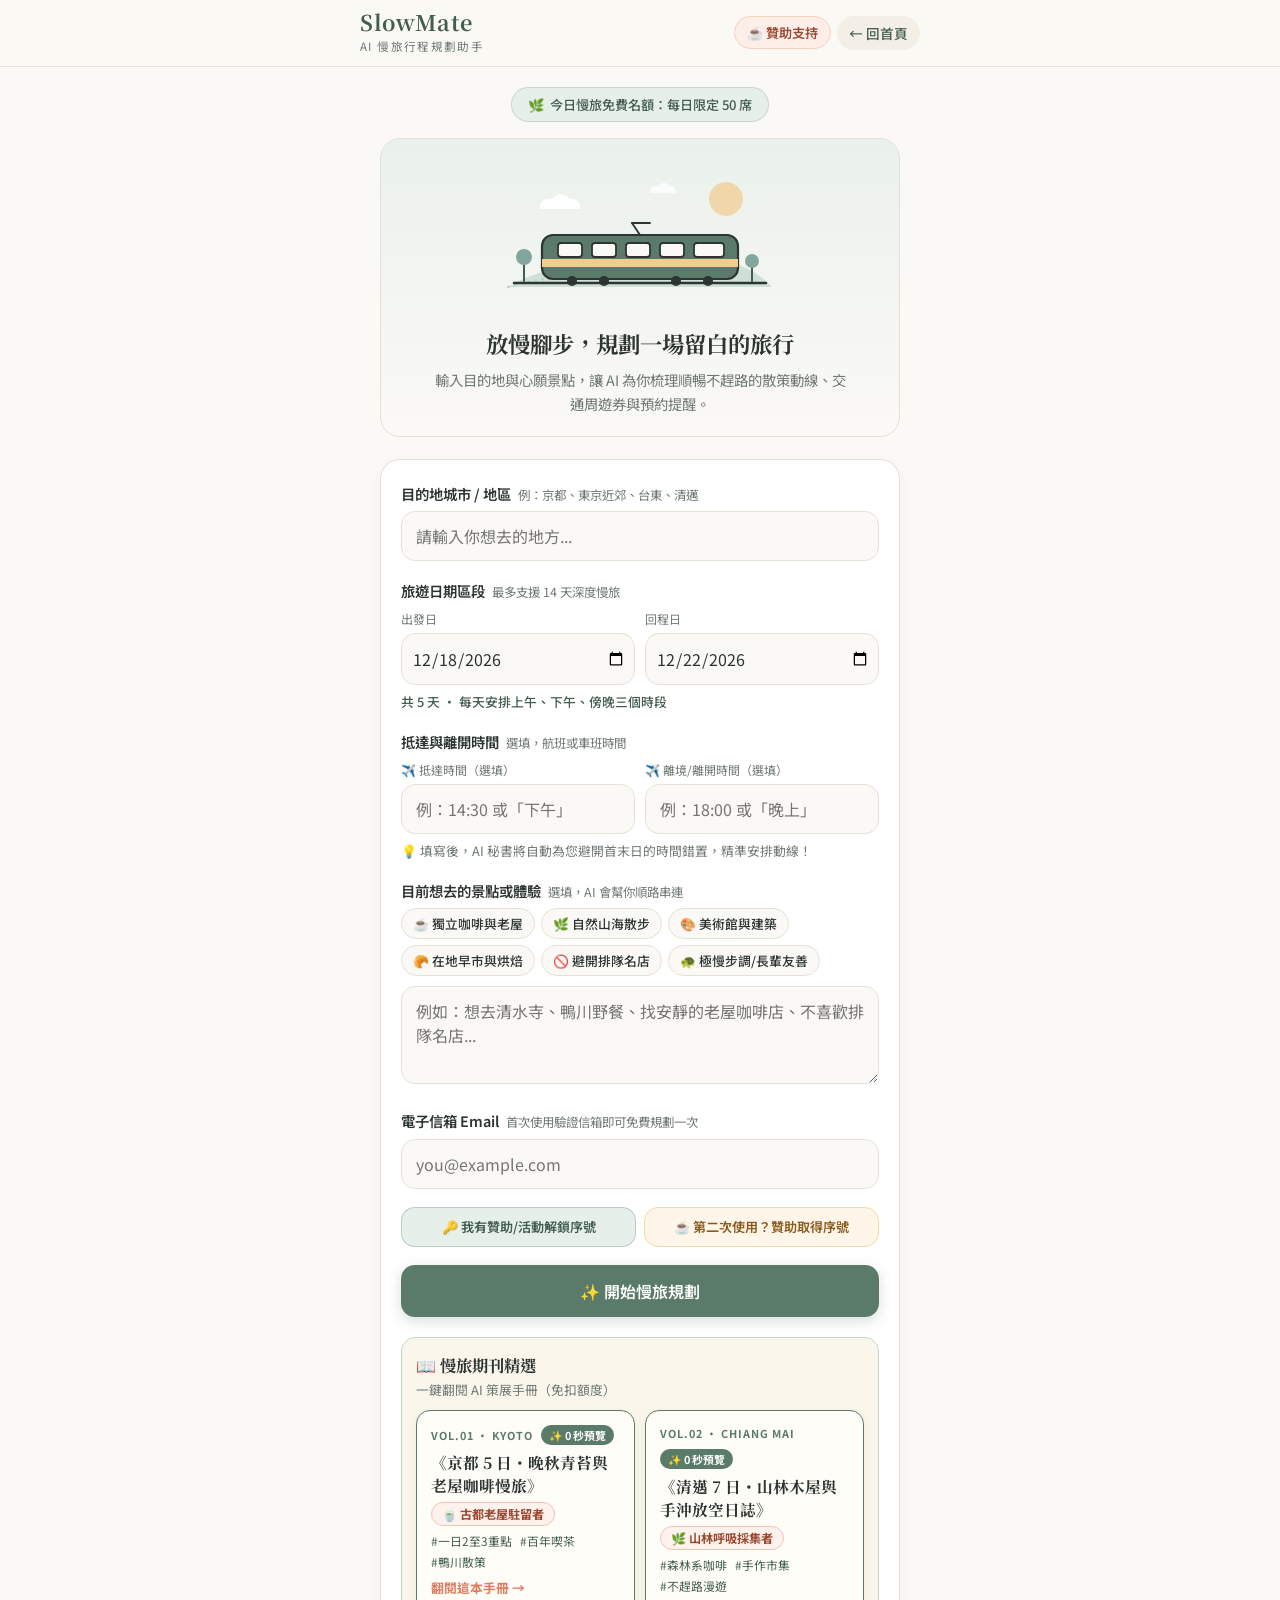
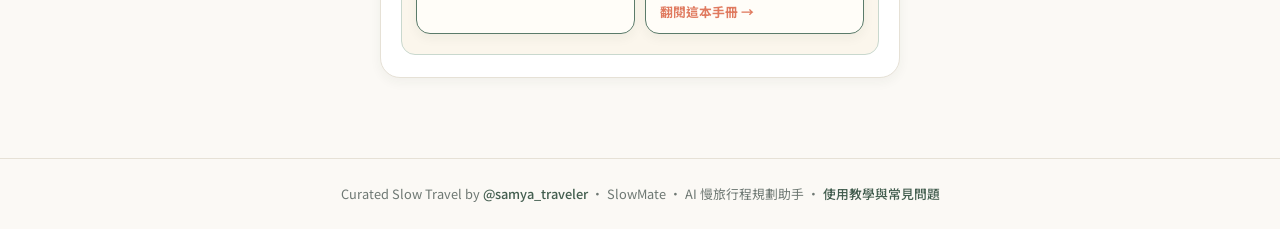
<file: static/slowmate/index.html>
<!DOCTYPE html>
<html lang="zh-TW">
<head>
  <meta charset="UTF-8" />
  <meta name="viewport" content="width=device-width, initial-scale=1.0, maximum-scale=5.0" />
  <script>
    // 戰情室（?admin=…）不讓搜尋引擎收錄；一般的 /slowmate/ 主頁維持完全開放索引
    if (/[?&]admin=/.test(location.search)) {
      var robotsMeta = document.createElement('meta');
      robotsMeta.name = 'robots';
      robotsMeta.content = 'noindex, nofollow';
      document.head.appendChild(robotsMeta);
    }
  </script>
  <title>SlowMate · AI 慢旅行程規劃助手</title>
  <meta name="description" content="SlowMate 是免下載、免註冊的 AI 慢旅行程規劃助手。輸入目的地和日期，不到 1 分鐘排好一天 2～3 個重點的留白行程，並整理交通周遊券、需提前預約項目與行前清單，第一次免費。" />
  <meta name="keywords" content="AI 行程規劃, AI 排行程, 慢旅行, 自由行行程, 日本自由行, 京都行程, 旅遊規劃工具, SlowMate" />
  <link rel="canonical" href="https://samya-traveler.github.io/slowmate/" />
  <meta name="theme-color" content="#FBF9F5" />
  <meta property="og:title" content="SlowMate · AI 慢旅行程規劃助手" />
  <meta property="og:description" content="免下載、免註冊，不到 1 分鐘排好一天 2～3 個重點的留白慢旅行程，附交通周遊券與預約提醒。" />
  <meta property="og:url" content="https://samya-traveler.github.io/slowmate/" />
  <meta property="og:type" content="website" />
  <meta property="og:site_name" content="樂天小熊 Samya Traveler" />
  <meta property="og:locale" content="zh_TW" />
  <meta property="og:image" content="https://samya-traveler.github.io/slowmate/og.jpg" />
  <meta property="og:image:width" content="1200" />
  <meta property="og:image:height" content="630" />
  <meta name="twitter:card" content="summary_large_image" />
  <meta name="twitter:title" content="SlowMate · AI 慢旅行程規劃助手" />
  <meta name="twitter:description" content="免下載、免註冊，不到 1 分鐘排好一天 2～3 個重點的留白慢旅行程。" />
  <meta name="twitter:image" content="https://samya-traveler.github.io/slowmate/og.jpg" />
  <script type="application/ld+json">
  {
    "@context": "https://schema.org",
    "@graph": [
      {
        "@type": "WebApplication",
        "name": "SlowMate · AI 慢旅行程規劃助手",
        "alternateName": "SlowMate",
        "url": "https://samya-traveler.github.io/slowmate/",
        "description": "免下載、免註冊的 AI 慢旅行程規劃助手。輸入目的地和日期，排好一天 2～3 個重點的留白行程，並整理交通周遊券、需提前預約項目與行前清單。",
        "applicationCategory": "TravelApplication",
        "operatingSystem": "Any (web browser)",
        "inLanguage": "zh-TW",
        "image": "https://samya-traveler.github.io/slowmate/og.jpg",
        "offers": { "@type": "Offer", "price": "0", "priceCurrency": "TWD", "description": "第一次免費，之後可一次買斷終身通行證（NT$ 90 個人版 / NT$ 199 旅伴親友團版，每日 10 次自動補滿）" },
        "author": { "@type": "Person", "name": "Samya", "url": "https://samya-traveler.github.io/" }
      },
      {
        "@type": "FAQPage",
        "mainEntity": [
          { "@type": "Question", "name": "SlowMate 要下載 App 或註冊帳號嗎？",
            "acceptedAnswer": { "@type": "Answer", "text": "不用。用瀏覽器打開網頁就能使用，第一次使用只需要驗證 Email。" } },
          { "@type": "Question", "name": "SlowMate 要付費嗎？",
            "acceptedAnswer": { "@type": "Answer", "text": "第一次免費規劃一次。之後可到 Portaly 一次買斷終身通行證：NT$ 90 個人版或 NT$ 199 旅伴親友團版（可分給 15 位旅伴），每日 10 次額度、台灣時間 00:00 自動補滿，免綁月費訂閱。" } },
          { "@type": "Question", "name": "SlowMate 和直接問 ChatGPT 排行程有什麼不同？",
            "acceptedAnswer": { "@type": "Answer", "text": "SlowMate 只需要填表單，不用自己寫提示詞，會固定整理出一天 2～3 個重點的時間軸、交通周遊券、需提前預約項目和行前清單，並可一鍵寄信或印成 PDF。" } },
          { "@type": "Question", "name": "SlowMate 最多可以規劃幾天？",
            "acceptedAnswer": { "@type": "Answer", "text": "最多 14 天。5 天以內每天安排上午、下午、傍晚三個時段，6 到 14 天每天安排上午、下午兩個時段。" } }
        ]
      }
    ]
  }
  </script>
  <link rel="icon" href="data:image/svg+xml,%3Csvg xmlns='http://www.w3.org/2000/svg' viewBox='0 0 100 100'%3E%3Ctext y='.9em' font-size='90'%3E%F0%9F%8C%BF%3C/text%3E%3C/svg%3E" />
  <link rel="preconnect" href="https://fonts.googleapis.com">
  <link rel="preconnect" href="https://fonts.gstatic.com" crossorigin>
  <link href="https://fonts.googleapis.com/css2?family=Noto+Sans+TC:wght@400;500;700&family=Noto+Serif+TC:wght@600;700&display=swap" rel="stylesheet">

  <style>
    :root {
      --bg-cream: #FBF9F5;
      --bg-card: #FFFFFF;
      --bg-subtle: #F3EFE6;
      --text-main: #2C3531;
      --text-muted: #6E7873;
      --brand-sage: #5B7B6A;
      --brand-sage-dark: #435E4F;
      --brand-sage-light: #E6EFEA;
      --accent-coral: #E07A5F;
      --accent-amber: #F2CC8F;
      --danger: #C9443F;
      --border-soft: #E6E1D6;
      --shadow-sm: 0 4px 12px rgba(44, 53, 49, 0.05);
      --shadow-md: 0 8px 24px rgba(44, 53, 49, 0.08);
      --radius-lg: 20px;
      --radius-md: 14px;
      --radius-sm: 8px;
    }

    * {
      box-sizing: border-box;
      margin: 0;
      padding: 0;
      -webkit-tap-highlight-color: transparent;
    }

    html { scroll-behavior: smooth; }

    html, body { width: 100%; }

    body {
      font-family: 'Noto Sans TC', -apple-system, BlinkMacSystemFont, 'PingFang TC', 'Microsoft JhengHei', sans-serif;
      background-color: var(--bg-cream);
      color: var(--text-main);
      line-height: 1.65;
      min-height: 100vh;
      display: flex;
      flex-direction: column;
      align-items: stretch;
      overflow-x: hidden;
    }

    body.modal-open { overflow: hidden; }

    :focus-visible {
      outline: 3px solid rgba(91, 123, 106, 0.45);
      outline-offset: 2px;
    }

    .visually-hidden {
      position: absolute !important;
      width: 1px; height: 1px;
      overflow: hidden;
      clip: rect(0 0 0 0);
      white-space: nowrap;
    }

    /* ========== 頂部固定導航列 Sticky Navbar ========== */
    .navbar {
      position: sticky;
      top: 0;
      z-index: 100;
      background: rgba(251, 249, 245, 0.82);
      backdrop-filter: blur(12px);
      -webkit-backdrop-filter: blur(12px);
      border-bottom: 1px solid var(--border-soft);
      padding: 10px 16px;
      width: 100%;
    }

    /* Navbar 內容與主內容同寬並置中，避免寬螢幕時左右失衡 */
    .navbar-inner {
      width: 100%;
      max-width: 560px;
      margin: 0 auto;
      display: flex;
      justify-content: space-between;
      align-items: center;
      gap: 8px;
    }

    .nav-actions {
      display: flex;
      align-items: center;
      gap: 6px;
      flex-shrink: 0;
    }

    .nav-support-btn {
      font-size: 0.82rem;
      font-family: inherit;
      color: #9A4A33;
      background: #FDEEE8;
      border: 1px solid #F5CFC2;
      padding: 6px 12px;
      border-radius: 99px;
      font-weight: 600;
      cursor: pointer;
      white-space: nowrap;
      transition: background 0.2s ease, transform 0.1s ease;
    }

    .nav-support-btn:hover { background: #FBE0D6; }
    .nav-support-btn:active { transform: scale(0.97); }

    .brand-wrap {
      display: flex;
      flex-direction: column;
      text-decoration: none;
      color: var(--text-main);
    }

    .brand-title {
      font-family: 'Noto Serif TC', serif;
      font-size: 1.35rem;
      font-weight: 700;
      letter-spacing: 0.03em;
      color: var(--brand-sage-dark);
      line-height: 1.15;
    }

    .brand-subtitle {
      font-size: 0.72rem;
      letter-spacing: 0.12em;
      color: var(--text-muted);
      margin-top: 2px;
    }

    .nav-back-btn {
      font-size: 0.85rem;
      color: var(--brand-sage-dark);
      text-decoration: none;
      padding: 6px 12px;
      border-radius: 99px;
      background: var(--bg-subtle);
      font-weight: 500;
      transition: background 0.2s ease;
      white-space: nowrap;
    }

    .nav-back-btn:hover { background: var(--brand-sage-light); }

    /* ========== 主容器（手機優先 375px ~ 430px+） ========== */
    .container {
      display: block;
      width: 100%;
      max-width: 560px;
      margin: 0 auto;
      margin-left: auto;
      margin-right: auto;
      align-self: center;
      padding: 20px 16px 60px;
      flex: 1 0 auto;
    }

    footer { width: 100%; }

    /* 每日名額標籤 */
    .quota-badge-bar {
      display: flex;
      flex-wrap: wrap;
      justify-content: center;
      margin-bottom: 16px;
    }

    .quota-pill {
      display: inline-flex;
      align-items: center;
      gap: 6px;
      background: var(--brand-sage-light);
      color: var(--brand-sage-dark);
      font-size: 0.82rem;
      font-weight: 500;
      padding: 6px 16px;
      border-radius: 99px;
      border: 1px solid rgba(91, 123, 106, 0.2);
      transition: background 0.3s, color 0.3s;
    }

    .quota-pill.is-low { background: #FFF3E0; color: #A54B12; border-color: #F2CC8F; }
    .quota-pill.is-full { background: #FCE8E6; color: #A1302B; border-color: #F3B8B2; }

    /* 上次行程恢復橫幅 */
    .restore-banner {
      display: none;
      background: #FFF9EC;
      border: 1px solid var(--accent-amber);
      border-radius: var(--radius-md);
      padding: 12px 14px;
      margin-bottom: 20px;
      align-items: center;
      justify-content: space-between;
      gap: 10px;
      box-shadow: var(--shadow-sm);
    }

    .restore-banner.show { display: flex; }

    .restore-text {
      font-size: 0.88rem;
      color: #6B5322;
      font-weight: 500;
    }

    .restore-btn {
      background: var(--accent-coral);
      color: #fff;
      border: none;
      border-radius: var(--radius-sm);
      padding: 7px 12px;
      font-size: 0.82rem;
      font-weight: 600;
      cursor: pointer;
      white-space: nowrap;
      font-family: inherit;
    }

    /* ========== Hero 與 SVG 區塊 ========== */
    .hero-card {
      background: linear-gradient(180deg, #EAF1EC 0%, #FBF9F5 100%);
      border-radius: var(--radius-lg);
      padding: 24px 20px 20px;
      text-align: center;
      border: 1px solid var(--border-soft);
      margin-bottom: 22px;
      position: relative;
      overflow: hidden;
    }

    .svg-illustration-box {
      width: 100%;
      max-width: 280px;
      height: 150px;
      margin: 0 auto 14px;
      display: flex;
      align-items: center;
      justify-content: center;
    }

    .svg-float {
      width: 100%;
      height: 100%;
      overflow: visible;
      animation: gentleFloat 4.5s ease-in-out infinite;
    }

    .svg-cloud {
      animation: cloudDrift 8s ease-in-out infinite alternate;
    }

    .svg-breathe {
      transform-box: fill-box;
      transform-origin: center;
      animation: softBreathe 5s ease-in-out infinite;
    }

    .svg-sway {
      transform-box: fill-box;
      transform-origin: bottom center;
      animation: leafSway 3.6s ease-in-out infinite alternate;
    }

    .svg-wave {
      animation: waveShift 4s ease-in-out infinite alternate;
    }

    @keyframes gentleFloat {
      0%, 100% { transform: translateY(0px); }
      50% { transform: translateY(-7px); }
    }

    @keyframes cloudDrift {
      0% { transform: translateX(-5px); }
      100% { transform: translateX(7px); }
    }

    @keyframes softBreathe {
      0%, 100% { transform: scale(1); opacity: 0.9; }
      50% { transform: scale(1.06); opacity: 1; }
    }

    @keyframes leafSway {
      0% { transform: rotate(-3deg); }
      100% { transform: rotate(3deg); }
    }

    @keyframes waveShift {
      0% { transform: translateX(-6px); }
      100% { transform: translateX(6px); }
    }

    @keyframes tabBounce {
      0% { opacity: 0; transform: translateY(12px) scale(0.98); }
      60% { opacity: 1; transform: translateY(-3px) scale(1.005); }
      100% { opacity: 1; transform: translateY(0) scale(1); }
    }

    @keyframes tabPop {
      0% { transform: scale(1); }
      40% { transform: scale(1.08); }
      70% { transform: scale(0.97); }
      100% { transform: scale(1); }
    }

    .hero-title {
      font-family: 'Noto Serif TC', serif;
      font-size: 1.4rem;
      color: var(--text-main);
      margin-bottom: 8px;
      line-height: 1.45;
    }

    .hero-desc {
      font-size: 0.9rem;
      color: var(--text-muted);
      max-width: 420px;
      margin: 0 auto;
    }

    /* 出發倒數計時膠囊 */
    .countdown-badge {
      display: none;
      align-items: center;
      gap: 8px;
      margin-top: 14px;
      background: var(--bg-card);
      padding: 8px 18px;
      border-radius: 99px;
      font-size: 0.88rem;
      font-weight: 600;
      color: var(--brand-sage-dark);
      box-shadow: var(--shadow-sm);
      border: 1px solid var(--border-soft);
    }

    .countdown-badge.show { display: inline-flex; }

    .countdown-num {
      color: var(--accent-coral);
      font-size: 1.1rem;
      font-weight: 700;
    }

    /* ========== 表單樣式 ========== */
    .card {
      background: var(--bg-card);
      border-radius: var(--radius-lg);
      padding: 22px 18px;
      border: 1px solid var(--border-soft);
      box-shadow: var(--shadow-sm);
      margin-bottom: 20px;
    }

    .form-group { margin-bottom: 18px; }

    .form-label {
      display: block;
      font-size: 0.9rem;
      font-weight: 600;
      margin-bottom: 6px;
      color: var(--text-main);
    }

    .form-sub {
      font-size: 0.78rem;
      color: var(--text-muted);
      font-weight: 400;
      margin-left: 4px;
    }

    .form-input, .form-textarea {
      width: 100%;
      padding: 12px 14px;
      font-size: 1rem; /* >=16px 避免 iOS 自動放大 */
      font-family: inherit;
      color: var(--text-main);
      background: var(--bg-cream);
      border: 1px solid var(--border-soft);
      border-radius: var(--radius-md);
      transition: border-color 0.2s, box-shadow 0.2s;
      -webkit-appearance: none;
      appearance: none;
    }

    .form-textarea { resize: vertical; min-height: 84px; }

    .form-input:focus, .form-textarea:focus {
      outline: none;
      border-color: var(--brand-sage);
      box-shadow: 0 0 0 3px rgba(91, 123, 106, 0.15);
      background: #fff;
    }

    .form-input.is-invalid {
      border-color: var(--danger);
      box-shadow: 0 0 0 3px rgba(201, 68, 63, 0.12);
    }

    .code-input {
      text-transform: uppercase;
      letter-spacing: 0.08em;
      font-family: 'SFMono-Regular', Consolas, 'Liberation Mono', monospace;
    }

    .date-grid {
      display: grid;
      grid-template-columns: 1fr 1fr;
      gap: 10px;
    }

    .date-grid > div { min-width: 0; }

    input[type="date"].form-input {
      min-width: 0;
      max-width: 100%;
      padding-left: 10px;
      padding-right: 8px;
    }

    .date-caption {
      display: block;
      font-size: 0.75rem;
      color: var(--text-muted);
      margin-bottom: 4px;
    }

    .day-count-hint {
      font-size: 0.8rem;
      color: var(--brand-sage-dark);
      margin-top: 6px;
      font-weight: 500;
    }

    /* 選填抵達 / 離開時間 */
    .time-hint {
      font-size: 0.8rem;
      color: var(--text-muted);
      margin-top: 6px;
    }

    /* 手機窄螢幕：兩欄放不下完整的範例 placeholder，改為上下排列 */
    @media (max-width: 480px) {
      .time-grid { grid-template-columns: 1fr; }
    }

    .flight-adjust {
      display: none;
      margin-top: 8px;
      font-size: 0.85rem;
      font-weight: 600;
      color: var(--brand-sage-dark);
    }

    .flight-adjust.show { display: block; }

    /* 慢旅風格快捷標籤 */
    .vibe-chips {
      display: flex;
      flex-wrap: wrap;
      gap: 6px;
      margin-bottom: 10px;
    }

    .vibe-chip {
      font-family: inherit;
      font-size: 0.8rem;
      font-weight: 500;
      color: var(--text-main);
      background: var(--bg-cream);
      border: 1px solid var(--border-soft);
      border-radius: 99px;
      padding: 5px 11px;
      cursor: pointer;
      transition: background 0.2s, border-color 0.2s, color 0.2s, transform 0.1s;
    }

    .vibe-chip:hover { border-color: var(--brand-sage); }
    .vibe-chip:active { transform: scale(0.97); }

    .vibe-chip[aria-pressed="true"] {
      background: var(--brand-sage-light);
      border-color: var(--brand-sage);
      color: var(--brand-sage-dark);
      font-weight: 600;
    }

    .error-msg {
      display: none;
      color: var(--danger);
      font-size: 0.82rem;
      margin-top: 6px;
      font-weight: 600;
    }

    .error-msg.show { display: block; }

    /* 折疊序號欄位 */
    .code-toggle-btn {
      background: none;
      border: none;
      color: var(--brand-sage-dark);
      font-size: 0.85rem;
      font-weight: 500;
      text-decoration: underline;
      text-underline-offset: 3px;
      cursor: pointer;
      padding: 4px 0;
      margin-bottom: 6px;
      display: inline-flex;
      align-items: center;
      gap: 4px;
      font-family: inherit;
    }

    /* 序號 / 贊助 雙向引導按鈕 */
    .entry-actions {
      display: grid;
      grid-template-columns: 1fr 1fr;
      gap: 8px;
    }

    .entry-btn {
      display: flex;
      align-items: center;
      justify-content: center;
      gap: 4px;
      padding: 10px 10px;
      font-size: 0.82rem;
      font-weight: 600;
      font-family: inherit;
      line-height: 1.4;
      text-align: center;
      border-radius: var(--radius-md);
      cursor: pointer;
      transition: background 0.2s, border-color 0.2s;
    }

    .entry-btn-code {
      background: var(--brand-sage-light);
      color: var(--brand-sage-dark);
      border: 1px solid rgba(91, 123, 106, 0.3);
    }

    .entry-btn-code:hover, .entry-btn-code[aria-expanded="true"] {
      background: #D7E6DD;
      border-color: var(--brand-sage);
    }

    .entry-btn-support {
      background: #FFF6E9;
      color: #8A5A1C;
      border: 1px solid #F2D7A9;
    }

    .entry-btn-support:hover { background: #FFEFD6; }

    .code-collapse-box {
      display: none;
      margin-top: 10px;
      padding: 12px;
      background: var(--bg-subtle);
      border-radius: var(--radius-md);
    }

    .code-collapse-box.show { display: block; }

    .code-verify-row {
      display: flex;
      gap: 8px;
    }

    .code-verify-row .form-input { flex: 1; min-width: 0; }

    .code-verify-btn {
      flex-shrink: 0;
      padding: 0 16px;
      border: none;
      border-radius: var(--radius-md);
      background: var(--brand-sage);
      color: #fff;
      font-family: inherit;
      font-size: 0.9rem;
      font-weight: 600;
      cursor: pointer;
      transition: background 0.2s;
    }

    .code-verify-btn:hover:not(:disabled) { background: var(--brand-sage-dark); }
    .code-verify-btn:disabled { background: #B8C4BE; cursor: not-allowed; }

    .code-status {
      display: none;
      font-size: 0.82rem;
      font-weight: 600;
      margin-top: 8px;
    }

    .code-status.show { display: block; }
    .code-status.is-valid { color: #2E7D46; }
    .code-status.is-invalid { color: var(--danger); }

    .admin-hint {
      display: none;
      font-size: 0.78rem;
      color: var(--brand-sage-dark);
      background: var(--brand-sage-light);
      border-radius: var(--radius-sm);
      padding: 6px 10px;
      margin-top: 8px;
    }

    .admin-hint.show { display: block; }

    /* VIP 序號通道名額提示（序號折疊區頂部） */
    .vip-pool-line {
      font-size: 0.82rem;
      font-weight: 600;
      color: #7A4A12;
      background: #FFF6E9;
      border: 1px solid #F2D7A9;
      border-radius: var(--radius-sm);
      padding: 8px 10px;
      margin-bottom: 10px;
    }

    .vip-pool-line.is-full { color: #A1302B; background: #FCE8E6; border-color: #F3B8B2; }

    /* 慢旅人格標籤徽章 */
    .hero-persona {
      display: none;
      margin: 0 auto 8px;
      padding: 4px 14px;
      border-radius: 999px;
      background: #FFF1EC;
      border: 1px solid #F3C3B4;
      color: #9A4A33;
      font-size: 0.85rem;
      font-weight: 700;
    }

    .hero-persona.show { display: inline-block; }

    /* ========== 管理員戰情室（?admin=1） ========== */
    .admin-entry-btn {
      display: none;
      position: fixed;
      right: 16px;
      bottom: 16px;
      z-index: 150;
      padding: 10px 16px;
      border: none;
      border-radius: 999px;
      background: var(--text-main);
      color: #fff;
      font-family: inherit;
      font-size: 0.88rem;
      font-weight: 700;
      box-shadow: var(--shadow-md);
      cursor: pointer;
    }

    .admin-entry-btn.show { display: inline-flex; }

    .admin-modal-card { max-width: 680px; }

    .admin-toolbar {
      display: flex;
      flex-wrap: wrap;
      align-items: center;
      gap: 8px;
      font-size: 0.82rem;
      color: var(--text-muted);
      margin-bottom: 14px;
    }

    .admin-toolbar .admin-date { flex: 1; min-width: 140px; }

    .admin-mini-btn {
      padding: 6px 12px;
      border: 1px solid var(--border-soft);
      border-radius: 999px;
      background: var(--bg-card);
      color: var(--text-main);
      font-family: inherit;
      font-size: 0.8rem;
      font-weight: 600;
      cursor: pointer;
    }

    .admin-mini-btn:hover { background: var(--bg-subtle); }

    .admin-section { margin-bottom: 20px; }

    .admin-section h4 {
      font-family: 'Noto Serif TC', serif;
      font-size: 1rem;
      margin-bottom: 10px;
      color: var(--text-main);
    }

    .admin-meter { margin-bottom: 10px; }

    .admin-meter-head {
      display: flex;
      justify-content: space-between;
      font-size: 0.85rem;
      margin-bottom: 4px;
    }

    .admin-meter-track {
      height: 10px;
      border-radius: 999px;
      background: var(--bg-subtle);
      overflow: hidden;
    }

    .admin-meter-fill { height: 100%; border-radius: 999px; }

    .admin-tiles {
      display: grid;
      grid-template-columns: repeat(auto-fit, minmax(120px, 1fr));
      gap: 8px;
      margin-top: 12px;
    }

    .admin-tile {
      background: var(--bg-subtle);
      border-radius: var(--radius-md);
      padding: 10px 12px;
    }

    .admin-tile-label { font-size: 0.75rem; color: var(--text-muted); }
    .admin-tile-value { font-size: 1.25rem; font-weight: 700; color: var(--text-main); }

    .admin-legend {
      display: flex;
      flex-wrap: wrap;
      gap: 12px;
      font-size: 0.78rem;
      color: var(--text-muted);
      margin-bottom: 8px;
    }

    .admin-legend i {
      display: inline-block;
      width: 10px;
      height: 10px;
      border-radius: 3px;
      margin-right: 4px;
      vertical-align: -1px;
    }

    .admin-trend {
      display: flex;
      align-items: flex-end;
      gap: 8px;
      height: 150px;
      padding-top: 18px;
      border-bottom: 1px solid var(--border-soft);
    }

    .admin-trend-col {
      flex: 1;
      height: 100%;
      display: flex;
      flex-direction: column;
      justify-content: flex-end;
      align-items: stretch;
      position: relative;
      cursor: default;
    }

    .admin-trend-col:hover .admin-trend-seg { filter: brightness(1.08); }

    .admin-trend-total {
      text-align: center;
      font-size: 0.72rem;
      font-weight: 700;
      color: var(--text-main);
      margin-bottom: 2px;
    }

    .admin-trend-seg { width: 100%; }
    .admin-trend-seg + .admin-trend-seg { border-top: 2px solid var(--bg-card); }
    .admin-trend-seg:first-of-type { border-radius: 4px 4px 0 0; }

    .admin-trend-dates {
      display: flex;
      gap: 8px;
      font-size: 0.72rem;
      color: var(--text-muted);
      margin-top: 4px;
    }

    .admin-trend-dates span { flex: 1; text-align: center; }

    .admin-details { margin-top: 8px; font-size: 0.8rem; color: var(--text-muted); }
    .admin-details summary { cursor: pointer; }

    .admin-table-wrap { overflow-x: auto; }

    .admin-table {
      width: 100%;
      border-collapse: collapse;
      font-size: 0.82rem;
    }

    .admin-table th, .admin-table td {
      text-align: left;
      padding: 7px 8px;
      border-bottom: 1px solid var(--border-soft);
      white-space: nowrap;
    }

    .admin-table th { color: var(--text-muted); font-weight: 600; }
    .admin-table td.num, .admin-table th.num { text-align: right; font-variant-numeric: tabular-nums; }
    .admin-code { font-family: 'SFMono-Regular', Consolas, monospace; font-weight: 700; letter-spacing: 0.5px; }
    .admin-empty { font-size: 0.85rem; color: var(--text-muted); }

    .admin-form {
      background: var(--bg-subtle);
      border-radius: var(--radius-md);
      padding: 14px;
    }

    .admin-mode {
      display: flex;
      flex-wrap: wrap;
      gap: 14px;
      font-size: 0.88rem;
      font-weight: 600;
      margin-bottom: 12px;
    }

    .admin-fields {
      display: grid;
      grid-template-columns: repeat(auto-fit, minmax(180px, 1fr));
      gap: 10px;
      margin-bottom: 12px;
    }

    .admin-fields label {
      display: flex;
      flex-direction: column;
      gap: 4px;
      font-size: 0.8rem;
      font-weight: 600;
      color: var(--text-muted);
    }

    .admin-fields label[hidden] { display: none; }

    .admin-fields .admin-check {
      flex-direction: row;
      align-items: center;
      gap: 8px;
      grid-column: 1 / -1;
      color: var(--text-main);
    }

    .admin-gen-result { margin-top: 12px; }

    .admin-gen-head {
      display: flex;
      justify-content: space-between;
      align-items: center;
      gap: 8px;
      margin-bottom: 8px;
      font-size: 0.88rem;
    }

    .admin-gen-list { list-style: none; max-height: 280px; overflow-y: auto; }

    .admin-gen-list li {
      display: flex;
      align-items: center;
      gap: 10px;
      padding: 8px 0;
      border-bottom: 1px solid var(--border-soft);
    }

    .admin-gen-list .admin-gen-text { flex: 1; min-width: 0; }
    .admin-gen-list .admin-gen-link { font-size: 0.75rem; color: var(--text-muted); word-break: break-all; }

    /* 主按鈕 */
    .btn-primary {
      width: 100%;
      padding: 14px 20px;
      background: var(--brand-sage);
      color: #fff;
      font-size: 1rem;
      font-weight: 600;
      font-family: inherit;
      border: none;
      border-radius: var(--radius-md);
      cursor: pointer;
      transition: background 0.2s, transform 0.1s;
      display: flex;
      justify-content: center;
      align-items: center;
      gap: 8px;
      box-shadow: 0 4px 14px rgba(91, 123, 106, 0.25);
    }

    .btn-primary:hover:not(:disabled) { background: var(--brand-sage-dark); }
    .btn-primary:active:not(:disabled) { transform: scale(0.99); }

    .btn-primary:disabled {
      background: #B8C4BE;
      cursor: not-allowed;
      box-shadow: none;
    }

    .btn-dark { background: var(--brand-sage-dark); }

    /* Loading 畫面 */
    .loading-box {
      display: none;
      text-align: center;
      padding: 36px 12px;
    }

    .loading-box.show { display: block; }

    .suitcase-loader {
      width: 64px;
      height: 64px;
      margin: 0 auto 16px;
      animation: gentleFloat 2s ease-in-out infinite;
    }

    .loading-quote {
      font-family: 'Noto Serif TC', serif;
      font-size: 1rem;
      color: var(--brand-sage-dark);
      margin-bottom: 6px;
      min-height: 3.2em;
      display: flex;
      align-items: center;
      justify-content: center;
      transition: opacity 0.35s ease;
    }

    .loading-quote.fade { opacity: 0; }

    .loading-sub {
      font-size: 0.8rem;
      color: var(--text-muted);
    }

    .loading-dots {
      display: flex;
      justify-content: center;
      gap: 6px;
      margin-top: 14px;
    }

    .loading-dots span {
      width: 7px;
      height: 7px;
      border-radius: 50%;
      background: var(--brand-sage);
      opacity: 0.3;
      animation: dotPulse 1.4s ease-in-out infinite;
    }

    .loading-dots span:nth-child(2) { animation-delay: 0.2s; }
    .loading-dots span:nth-child(3) { animation-delay: 0.4s; }

    @keyframes dotPulse {
      0%, 100% { opacity: 0.25; transform: translateY(0); }
      50% { opacity: 1; transform: translateY(-3px); }
    }

    /* ========== 結果頁面 Result View ========== */
    #resultView { display: none; }
    #resultView.show { display: block; }

    .action-bar {
      display: grid;
      grid-template-columns: repeat(3, minmax(0, 1fr));
      gap: 8px;
      margin-bottom: 20px;
    }

    /* 寄信 / 複製文字 / 旅圖：三顆同一排，寬螢幕顯示完整文字、手機顯示精簡文字 */
    .action-bar .action-mini {
      display: flex;
      align-items: center;
      justify-content: center;
      min-width: 0;
      white-space: nowrap;
      padding: 10px 6px;
      font-size: 0.86rem;
      line-height: 1.3;
    }
    .action-mini .lbl-short { display: none; }
    @media (max-width: 539px) {
      .action-mini .lbl-full { display: none; }
      .action-mini .lbl-short { display: inline; }
    }
    @media (max-width: 480px) {
      .action-bar .action-mini { font-size: 0.82rem; padding: 10px 4px; gap: 4px; }
    }
    @media (max-width: 360px) {
      .action-bar { gap: 6px; }
      .action-bar .action-mini { font-size: 0.74rem; padding: 10px 2px; }
    }

    /* 📸 慢旅雜誌分享圖 */
    .btn-share-card {
      grid-column: 1 / -1;
      padding: 13px 16px;
      border: none;
      border-radius: var(--radius-md);
      background: linear-gradient(135deg, #E07A5F 0%, #D9805F 45%, #C9925E 100%);
      color: #fff;
      font-family: inherit;
      font-size: 0.95rem;
      font-weight: 700;
      cursor: pointer;
      box-shadow: 0 6px 16px rgba(224, 122, 95, 0.28);
      transition: transform 0.1s, box-shadow 0.2s;
    }

    .btn-share-card:hover { box-shadow: 0 8px 20px rgba(224, 122, 95, 0.36); }
    .btn-share-card:active { transform: scale(0.99); }

    .share-modal-card { max-width: 460px; }

    .share-tabs {
      display: grid;
      grid-template-columns: 1fr 1fr;
      gap: 8px;
      margin-bottom: 14px;
    }

    .share-tab {
      display: flex;
      flex-direction: column;
      align-items: center;
      gap: 2px;
      padding: 9px 6px;
      border-radius: var(--radius-md);
      border: 1px solid var(--border-soft);
      background: var(--bg-cream);
      color: var(--text-main);
      font-family: inherit;
      font-size: 0.84rem;
      font-weight: 600;
      cursor: pointer;
      transition: background 0.2s, border-color 0.2s;
    }

    .share-tab small {
      font-size: 0.7rem;
      font-weight: 500;
      color: var(--text-muted);
    }

    .share-tab[aria-selected="true"] {
      background: var(--brand-sage-light);
      border-color: var(--brand-sage);
      color: var(--brand-sage-dark);
    }

    .share-preview {
      position: relative;
      display: flex;
      align-items: center;
      justify-content: center;
      min-height: 200px;
      margin-bottom: 14px;
    }

    .share-preview img {
      display: block;
      max-height: 55vh;
      max-width: 100%;
      width: auto;
      height: auto;
      border-radius: 12px;
      box-shadow: 0 10px 28px rgba(44, 53, 49, 0.18), 0 2px 6px rgba(44, 53, 49, 0.08);
      background: #F9F6F0;
      -webkit-touch-callout: default;
    }

    .share-loading {
      position: absolute;
      inset: 0;
      display: none;
      align-items: center;
      justify-content: center;
      font-size: 0.85rem;
      color: var(--text-muted);
    }

    .share-preview.is-loading img { opacity: 0.35; }
    .share-preview.is-loading .share-loading { display: flex; }

    .share-actions {
      display: flex;
      flex-direction: column;
      gap: 8px;
    }

    .share-hint {
      margin-top: 10px;
      font-size: 0.74rem;
      color: var(--text-muted);
      text-align: center;
      line-height: 1.6;
    }

    .btn-secondary {
      padding: 11px 10px;
      background: var(--bg-card);
      color: var(--brand-sage-dark);
      border: 1px solid var(--brand-sage);
      border-radius: var(--radius-md);
      font-size: 0.88rem;
      font-weight: 600;
      font-family: inherit;
      cursor: pointer;
      display: flex;
      align-items: center;
      justify-content: center;
      gap: 6px;
      transition: background 0.2s;
      text-align: center;
    }

    .btn-secondary:hover:not(:disabled) { background: var(--brand-sage-light); }

    .btn-secondary:disabled {
      opacity: 0.6;
      cursor: not-allowed;
    }

    .section-title {
      font-family: 'Noto Serif TC', serif;
      font-size: 1.12rem;
      color: var(--text-main);
      margin-bottom: 14px;
      display: flex;
      align-items: center;
      gap: 8px;
    }

    .sub-title {
      font-size: 0.82rem;
      font-weight: 700;
      color: var(--text-muted);
      letter-spacing: 0.06em;
      margin: 4px 0 2px;
    }

    /* 航班卡片 */
    .flight-grid {
      display: grid;
      grid-template-columns: 1fr;
      gap: 12px;
    }

    .flight-item {
      background: var(--bg-cream);
      border-radius: var(--radius-md);
      padding: 14px;
      border-left: 4px solid var(--brand-sage);
    }

    .flight-tag {
      font-size: 0.75rem;
      font-weight: 700;
      color: var(--brand-sage-dark);
      text-transform: uppercase;
      letter-spacing: 0.06em;
      margin-bottom: 4px;
      display: block;
    }

    /* 交通 Pass 與預約清單 */
    .prep-item {
      padding: 12px 0;
      border-bottom: 1px dashed var(--border-soft);
    }

    .prep-item:last-child {
      border-bottom: none;
      padding-bottom: 0;
    }

    .prep-name {
      font-weight: 700;
      font-size: 0.95rem;
      color: var(--text-main);
      display: flex;
      align-items: flex-start;
      justify-content: space-between;
      gap: 8px;
      margin-bottom: 4px;
    }

    .prep-badge {
      font-size: 0.73rem;
      padding: 2px 8px;
      border-radius: 99px;
      background: #FFF3E0;
      color: #B34A00;
      font-weight: 600;
      white-space: nowrap;
      flex-shrink: 0;
    }

    .prep-badge.is-deadline { background: #FCE8E6; color: #B3261E; }

    .prep-desc {
      font-size: 0.86rem;
      color: var(--text-muted);
    }

    .empty-note {
      font-size: 0.85rem;
      color: var(--text-muted);
      padding: 6px 0;
    }

    /* 橫向日期切換 Tabs */
    .day-tabs-wrapper {
      display: flex;
      gap: 8px;
      overflow-x: auto;
      padding: 4px 2px 10px;
      margin-bottom: 14px;
      scrollbar-width: none;
      scroll-snap-type: x proximity;
      -webkit-overflow-scrolling: touch;
    }

    .day-tabs-wrapper::-webkit-scrollbar { display: none; }

    .day-tab {
      flex: 0 0 auto;
      scroll-snap-align: start;
      padding: 8px 14px;
      border-radius: 99px;
      background: var(--bg-subtle);
      color: var(--text-muted);
      border: 1px solid transparent;
      font-size: 0.86rem;
      font-weight: 600;
      font-family: inherit;
      cursor: pointer;
      transition: background 0.2s, color 0.2s, box-shadow 0.2s;
      line-height: 1.3;
    }

    .day-tab small {
      display: block;
      font-size: 0.7rem;
      font-weight: 500;
      opacity: 0.85;
    }

    .day-tab.active {
      background: var(--brand-sage);
      color: #fff;
      box-shadow: 0 4px 10px rgba(91, 123, 106, 0.25);
      animation: tabPop 0.35s ease-out;
    }

    /* 時間軸 Timeline */
    .timeline-animate {
      animation: tabBounce 0.42s cubic-bezier(0.22, 1, 0.36, 1);
    }

    .day-header-banner {
      background: var(--bg-subtle);
      padding: 12px 16px;
      border-radius: var(--radius-md);
      margin-bottom: 18px;
    }

    .day-header-date {
      font-size: 0.78rem;
      color: var(--text-muted);
    }

    .day-header-title {
      font-family: 'Noto Serif TC', serif;
      font-size: 1.05rem;
      font-weight: 700;
      color: var(--brand-sage-dark);
    }

    .timeline-list {
      position: relative;
      padding-left: 22px;
      margin-bottom: 16px;
      list-style: none;
    }

    .timeline-list::before {
      content: '';
      position: absolute;
      left: 6px;
      top: 8px;
      bottom: 8px;
      width: 2px;
      background: var(--border-soft);
    }

    .timeline-node {
      position: relative;
      margin-bottom: 22px;
    }

    .timeline-node:last-child { margin-bottom: 0; }

    .timeline-dot {
      position: absolute;
      left: -21px;
      top: 6px;
      width: 12px;
      height: 12px;
      border-radius: 50%;
      background: var(--brand-sage);
      border: 2px solid var(--bg-card);
      box-shadow: 0 0 0 2px var(--brand-sage-light);
    }

    .timeline-node.is-must .timeline-dot {
      background: var(--accent-coral);
      box-shadow: 0 0 0 2px #F9DDD5;
    }

    .slot-meta {
      display: flex;
      align-items: center;
      flex-wrap: wrap;
      gap: 6px;
      margin-bottom: 6px;
    }

    .slot-time {
      font-size: 0.78rem;
      font-weight: 700;
      color: var(--text-muted);
    }

    .transport-tag {
      font-size: 0.72rem;
      font-weight: 600;
      padding: 2px 8px;
      border-radius: 6px;
      color: #fff;
      text-shadow: 0 1px 1px rgba(0, 0, 0, 0.15);
    }

    .must-visit-tag {
      font-size: 0.72rem;
      font-weight: 700;
      padding: 2px 8px;
      border-radius: 6px;
      background: var(--accent-coral);
      color: #fff;
    }

    .spot-title-row {
      display: flex;
      align-items: flex-start;
      justify-content: space-between;
      gap: 8px;
      margin-bottom: 4px;
    }

    .spot-title {
      font-size: 1rem;
      font-weight: 700;
      color: var(--text-main);
    }

    .map-link {
      font-size: 0.78rem;
      color: var(--brand-sage-dark);
      background: var(--brand-sage-light);
      padding: 3px 9px;
      border-radius: 99px;
      text-decoration: none;
      font-weight: 600;
      white-space: nowrap;
      transition: background 0.2s;
      flex-shrink: 0;
    }

    .map-link:hover { background: #D0E2D8; }

    .spot-desc {
      font-size: 0.88rem;
      color: var(--text-muted);
    }

    .stay-box {
      background: #F7F5F0;
      border-radius: var(--radius-md);
      padding: 12px 14px;
      font-size: 0.85rem;
      border: 1px solid var(--border-soft);
      margin-top: 14px;
    }

    /* ✨ 終身買斷 VIP 通行證徽章 */
    .vip-pass-badge {
      flex: 0 1 100%;
      max-width: 100%;
      margin-top: 8px;
      padding: 7px 14px;
      border-radius: 99px;
      background: var(--brand-sage-light);
      border: 1px solid #BFD3C6;
      color: var(--brand-sage-dark);
      font-size: 0.8rem;
      font-weight: 700;
      line-height: 1.5;
      text-align: center;
    }
    .vip-pass-badge[hidden] { display: none; }

    /* 🎟️ Magic Link 已掛載序號提示 */
    .magic-code-banner {
      display: block;
      margin: 0 0 16px;
      padding: 9px 14px;
      border-radius: 99px;
      background: var(--brand-sage-light);
      border: 1px solid #BFD3C6;
      color: var(--brand-sage-dark);
      font-size: 0.85rem;
      font-weight: 700;
      line-height: 1.5;
      text-align: center;
    }
    .magic-code-banner[hidden] { display: none; }

    .code-paste-btn {
      flex-shrink: 0;
      padding: 0 12px;
      border: 1px solid var(--brand-sage);
      border-radius: var(--radius-md);
      background: #fff;
      color: var(--brand-sage-dark);
      font-family: inherit;
      font-size: 0.86rem;
      font-weight: 600;
      cursor: pointer;
    }
    .code-paste-btn:hover { background: var(--brand-sage-light); }

    .code-rules { margin-top: 8px; font-size: 0.8rem; color: var(--text-muted); }
    .code-rules summary { cursor: pointer; font-weight: 600; color: var(--brand-sage-dark); width: fit-content; }
    .code-rules ul { margin: 6px 0 0 18px; line-height: 1.7; }

    /* ✏️ 時間軸微調 / 新增地點 / 當日備忘 */
    .spot-tools { display: flex; gap: 6px; flex-shrink: 0; align-items: center; margin-left: auto; }
    /* 有微調按鈕的畫面版：手機寬度不夠時，按鈕整排換到標題下方，不擠壓店名 */
    #dayContentBox .spot-title-row { flex-wrap: wrap; row-gap: 6px; }
    #dayContentBox .spot-title { flex: 1 1 170px; }
    .spot-tool-btn {
      font-family: inherit;
      font-size: 0.78rem;
      font-weight: 600;
      padding: 3px 8px;
      border-radius: 99px;
      border: 1px solid var(--border-soft);
      background: #fff;
      color: var(--text-muted);
      cursor: pointer;
      white-space: nowrap;
    }
    .spot-tool-btn:hover { background: var(--bg-subtle); color: var(--text-main); }
    .user-spot-tag {
      font-size: 0.72rem;
      font-weight: 700;
      padding: 2px 8px;
      border-radius: 6px;
      background: #FFF6E9;
      color: #7A4A12;
      border: 1px solid #F2D7A9;
    }
    .spot-edit-form {
      display: grid;
      gap: 8px;
      padding: 12px;
      background: var(--bg-subtle);
      border-radius: var(--radius-md);
    }
    .spot-edit-form .form-input, .spot-edit-form .form-textarea { font-size: 0.9rem; }
    .spot-edit-row { display: flex; gap: 8px; }
    .spot-edit-row > * { flex: 1; min-width: 0; }
    .spot-edit-actions { display: flex; gap: 8px; justify-content: flex-end; flex-wrap: wrap; }
    .spot-edit-actions button, .maps-search-btn {
      font-family: inherit;
      font-size: 0.85rem;
      font-weight: 600;
      padding: 8px 14px;
      border-radius: var(--radius-md);
      cursor: pointer;
    }
    .btn-mini-primary { border: none; background: var(--brand-sage); color: #fff; }
    .btn-mini-primary:hover { background: var(--brand-sage-dark); }
    .btn-mini-ghost { border: 1px solid var(--border-soft); background: #fff; color: var(--text-muted); }
    .maps-search-btn {
      border: 1px dashed var(--brand-sage);
      background: #fff;
      color: var(--brand-sage-dark);
      text-align: left;
    }
    .add-spot-pill {
      display: block;
      width: 100%;
      margin-top: 16px;
      padding: 10px 14px;
      border: 1.5px dashed #A9C4B3;
      border-radius: 99px;
      background: #F7FAF8;
      color: var(--brand-sage-dark);
      font-family: inherit;
      font-size: 0.88rem;
      font-weight: 600;
      cursor: pointer;
    }
    .add-spot-pill:hover { background: var(--brand-sage-light); }
    .add-spot-box { margin-top: 16px; }
    .add-spot-box .spot-edit-form { border: 1.5px dashed #A9C4B3; }
    .day-remark { margin-top: 16px; }
    .day-remark-label { display: block; font-size: 0.85rem; font-weight: 700; color: var(--text-main); margin-bottom: 6px; }
    .day-remark textarea {
      width: 100%;
      min-height: 86px;
      padding: 10px 12px;
      border: 1px dashed var(--border-soft);
      border-radius: var(--radius-md);
      background: #FFFDF7;
      font-family: inherit;
      font-size: 0.88rem;
      line-height: 1.6;
      color: var(--text-main);
      resize: vertical;
    }
    .day-remark textarea:focus { outline: none; border-color: var(--brand-sage); border-style: solid; }
    .day-remark-print { white-space: pre-wrap; font-size: 0.88rem; }

    /* 🛍️ 慢旅伴手禮＆購物清單 */
    .shopping-sub { font-size: 0.8rem; color: var(--text-muted); margin: -6px 0 8px; }
    .shop-row { display: flex; align-items: flex-start; gap: 6px; border-bottom: 1px solid var(--bg-subtle); }
    .shop-row:last-child { border-bottom: none; }
    .shop-row .todo-item { flex: 1; border-bottom: none; }
    .shop-ai-tag {
      display: inline-block;
      margin-left: 6px;
      font-size: 0.7rem;
      font-weight: 700;
      color: var(--brand-sage-dark);
      background: var(--brand-sage-light);
      padding: 1px 6px;
      border-radius: 6px;
      vertical-align: 1px;
    }
    .shop-del {
      flex-shrink: 0;
      margin-top: 8px;
      width: 28px;
      height: 28px;
      border: none;
      border-radius: 50%;
      background: transparent;
      color: var(--text-muted);
      font-size: 0.95rem;
      cursor: pointer;
    }
    .shop-del:hover { background: #FCE8E6; color: var(--danger); }
    .shopping-add { display: flex; gap: 8px; margin-top: 10px; }
    .shopping-add .form-input { flex: 1; min-width: 0; font-size: 0.9rem; }
    .shopping-add button {
      flex-shrink: 0;
      padding: 0 14px;
      border: none;
      border-radius: var(--radius-md);
      background: var(--brand-sage);
      color: #fff;
      font-family: inherit;
      font-weight: 600;
      cursor: pointer;
    }

    /* 🗺️ 每日時間軸：使用提示 + 本日路線膠囊 */
    .timeline-title { margin-bottom: 4px; }
    .timeline-hint { font-size: 0.76rem; line-height: 1.6; color: var(--text-muted); margin-bottom: 12px; }
    .day-header-top { display: flex; align-items: center; justify-content: space-between; gap: 8px; }
    .day-map-link {
      flex-shrink: 0;
      font-size: 0.76rem;
      font-weight: 700;
      color: var(--brand-sage-dark);
      background: #fff;
      border: 1px solid #BFD3C6;
      padding: 3px 10px;
      border-radius: 99px;
      text-decoration: none;
      white-space: nowrap;
    }
    .day-map-link:hover { background: var(--brand-sage-light); }

    /* 🗺️ 旅圖 Lutu 匯出 */
    .btn-lutu {
      padding: 12px 16px;
      border: 1.5px solid #3F7A8C;
      border-radius: var(--radius-md);
      background: #EAF3F5;
      color: #2B5A68;
      font-family: inherit;
      font-size: 0.95rem;
      font-weight: 700;
      cursor: pointer;
    }
    .btn-lutu:hover { background: #D9EBEF; }
    .lutu-card { max-width: 480px; }
    .lutu-sub { font-size: 0.86rem; line-height: 1.7; color: var(--text-muted); margin-bottom: 10px; }
    .lutu-sub a { color: var(--brand-sage-dark); font-weight: 700; text-decoration: underline; text-underline-offset: 2px; }
    .lutu-limit {
      font-size: 0.8rem;
      font-weight: 600;
      color: #7A4A12;
      background: #FFF6E9;
      border: 1px solid #F2D7A9;
      border-radius: var(--radius-sm);
      padding: 8px 10px;
      margin-bottom: 10px;
    }
    .lutu-limit[hidden] { display: none; }
    .lutu-steps { list-style: none; counter-reset: lutu; margin: 0 0 12px; padding: 0; display: grid; gap: 8px; }
    .lutu-steps li {
      counter-increment: lutu;
      position: relative;
      padding: 10px 12px 10px 46px;
      background: #FBF8F1;
      border: 1px solid var(--border-soft);
      border-radius: var(--radius-md);
      font-size: 0.84rem;
      line-height: 1.6;
    }
    .lutu-steps li::before {
      content: counter(lutu);
      position: absolute;
      left: 12px;
      top: 10px;
      width: 24px;
      height: 24px;
      border-radius: 50%;
      background: var(--brand-sage);
      color: #fff;
      font-size: 0.8rem;
      font-weight: 700;
      line-height: 24px;
      text-align: center;
    }
    .lutu-steps strong { display: block; color: var(--text-main); }
    .lutu-steps span { color: var(--text-muted); }
    .lutu-preview { margin-bottom: 14px; font-size: 0.8rem; }
    .lutu-preview summary { cursor: pointer; font-weight: 600; color: var(--brand-sage-dark); }
    .lutu-preview textarea {
      width: 100%;
      margin-top: 8px;
      padding: 10px;
      border: 1px solid var(--border-soft);
      border-radius: var(--radius-sm);
      background: #FFFDF7;
      font-family: 'SFMono-Regular', Consolas, monospace;
      font-size: 0.74rem;
      line-height: 1.5;
      color: var(--text-main);
      resize: vertical;
    }
    .lutu-actions { display: grid; grid-template-columns: 1fr 1fr; gap: 10px; }
    .lutu-actions .btn-secondary, .lutu-actions .btn-primary { width: 100%; margin: 0; padding: 12px 10px; font-size: 0.9rem; }

    /* 結果頁底部：帶回表單 → 重新規劃 → 列印，垂直堆疊 */
    .btn-reroute {
      display: block;
      width: 100%;
      margin-bottom: 10px;
      padding: 13px 16px;
      border: 1.5px dashed var(--brand-sage);
      border-radius: var(--radius-md);
      background: #F7FAF8;
      color: var(--brand-sage-dark);
      font-family: inherit;
      font-size: 0.92rem;
      font-weight: 700;
      cursor: pointer;
    }
    .btn-reroute:hover { background: var(--brand-sage-light); }
    .btn-reroute[hidden] { display: none; }

    /* ========== 📂 摺疊卡片（預設收合，點標題展開） ========== */
    .collapsible-card {
      display: block;
      margin-bottom: 14px;
      background: #FBF8F1;
      border: 1px solid var(--border-soft);
      border-radius: var(--radius-lg);
      box-shadow: var(--shadow-sm);
      overflow: hidden;
    }
    .collapsible-card[hidden] { display: none; }
    .collapsible-summary {
      display: flex;
      align-items: center;
      justify-content: space-between;
      gap: 10px;
      min-height: 56px;
      padding: 10px 16px;
      cursor: pointer;
      list-style: none;
      user-select: none;
      -webkit-tap-highlight-color: transparent;
    }
    .collapsible-summary::-webkit-details-marker { display: none; }
    .collapsible-summary::marker { content: ''; }
    .collapsible-summary:focus-visible { outline: 2px solid var(--brand-sage); outline-offset: -2px; border-radius: var(--radius-lg); }
    .collapsible-title {
      flex: 0 0 auto;
      max-width: 78%;
      min-width: 0;
      white-space: nowrap;
      overflow: hidden;
      text-overflow: ellipsis;
      font-family: 'Noto Serif TC', serif;
      font-size: 1rem;
      font-weight: 700;
      color: var(--text-main);
      line-height: 1.4;
    }
    .collapsible-hint {
      flex: 0 1 auto;
      min-width: 0;
      display: inline-flex;
      align-items: center;
      gap: 4px;
      padding: 3px 10px;
      border-radius: 99px;
      background: #fff;
      border: 1px solid var(--border-soft);
      color: var(--text-muted);
      font-size: 0.74rem;
      font-weight: 600;
      white-space: nowrap;
    }
    .collapsible-hint > span:first-child { overflow: hidden; text-overflow: ellipsis; }
    .collapsible-chev { flex-shrink: 0; display: inline-block; transition: transform 0.25s ease; }
    @media (max-width: 420px) {
      .collapsible-summary { padding: 10px 10px 10px 14px; gap: 6px; }
      .collapsible-title { font-size: 0.9rem; }
      .collapsible-hint { font-size: 0.68rem; padding: 3px 7px; gap: 2px; }
    }
    .collapsible-card[open] .collapsible-chev { transform: rotate(180deg); }
    .collapsible-card[open] .collapsible-summary { border-bottom: 1px dashed var(--border-soft); }
    .collapsible-body { padding: 14px 16px 16px; background: var(--bg-card); }
    .collapsible-card[open] .collapsible-body { animation: collapsibleIn 0.3s ease; }
    @keyframes collapsibleIn {
      from { opacity: 0; transform: translateY(-6px); }
      to { opacity: 1; transform: translateY(0); }
    }
    /* 🎁 任務卡維持暖色調 */
    .collapsible-card.free-unlock { background: #FBF4E4; border-color: #E8D6AE; }
    .collapsible-card.free-unlock .collapsible-body { background: #FBF4E4; padding-top: 12px; }
    .collapsible-card.free-unlock .collapsible-hint { color: #7A4A12; border-color: #F2D7A9; }

    /* 可打勾待辦清單 Checklist */
    .todo-progress {
      font-size: 0.8rem;
      color: var(--text-muted);
      margin: -6px 0 8px;
    }

    .todo-progress-bar {
      height: 6px;
      background: var(--bg-subtle);
      border-radius: 99px;
      overflow: hidden;
      margin-bottom: 10px;
    }

    .todo-progress-fill {
      height: 100%;
      width: 0;
      background: var(--brand-sage);
      border-radius: 99px;
      transition: width 0.3s ease;
    }

    .todo-item {
      display: flex;
      align-items: flex-start;
      gap: 10px;
      padding: 10px 0;
      border-bottom: 1px solid var(--bg-subtle);
      cursor: pointer;
    }

    .todo-item:last-child { border-bottom: none; }

    .todo-checkbox {
      width: 18px;
      height: 18px;
      margin-top: 3px;
      accent-color: var(--brand-sage);
      cursor: pointer;
      flex-shrink: 0;
    }

    .todo-text {
      font-size: 0.92rem;
      color: var(--text-main);
      transition: color 0.2s;
    }

    .todo-checkbox:checked + .todo-text {
      text-decoration: line-through;
      color: var(--text-muted);
    }

    .print-btn {
      width: 100%;
      margin-top: 10px;
    }

    .slow-note {
      margin-top: 20px;
      background: #F1F6F2;
      border: 1px dashed #A9C4B3;
      border-radius: var(--radius-md);
      padding: 14px 16px;
      font-size: 0.86rem;
      line-height: 1.75;
      color: var(--text-main);
    }

    .slow-note strong { color: var(--brand-sage-dark); }
    .slow-note p { margin-top: 4px; }

    .print-only { display: none; }

    .print-day + .print-day {
      margin-top: 18px;
      padding-top: 14px;
      border-top: 1px dashed var(--border-soft);
    }

    .disclaimer {
      font-size: 0.75rem;
      color: var(--text-muted);
      text-align: center;
      margin: 14px 0 0;
    }

    /* ========== Modal 彈窗系統 ========== */
    .modal-backdrop {
      display: none;
      position: fixed;
      inset: 0;
      z-index: 200;
      background: rgba(44, 53, 49, 0.55);
      backdrop-filter: blur(4px);
      -webkit-backdrop-filter: blur(4px);
      align-items: center;
      justify-content: center;
      padding: 20px 16px;
      overflow-y: auto;
    }

    .modal-backdrop.show { display: flex; }

    .modal-card {
      background: var(--bg-card);
      width: 100%;
      max-width: 420px;
      border-radius: var(--radius-lg);
      padding: 26px 22px;
      box-shadow: var(--shadow-md);
      border: 1px solid var(--border-soft);
      position: relative;
      margin: auto;
      animation: tabBounce 0.35s cubic-bezier(0.22, 1, 0.36, 1);
    }

    .modal-close {
      position: absolute;
      top: 10px;
      right: 12px;
      width: 36px;
      height: 36px;
      background: none;
      border: none;
      font-size: 1.4rem;
      line-height: 1;
      color: var(--text-muted);
      cursor: pointer;
      border-radius: 50%;
    }

    .modal-close:hover { background: var(--bg-subtle); }

    .modal-emoji {
      font-size: 2.2rem;
      text-align: center;
      margin-bottom: 6px;
    }

    .modal-title {
      font-family: 'Noto Serif TC', serif;
      font-size: 1.2rem;
      margin-bottom: 10px;
      color: var(--text-main);
      padding-right: 26px;
    }

    .modal-title.centered { text-align: center; padding-right: 0; }

    .modal-body {
      font-size: 0.9rem;
      color: var(--text-muted);
      margin-bottom: 18px;
    }

    .btn-portaly {
      display: flex;
      align-items: center;
      justify-content: center;
      gap: 6px;
      width: 100%;
      padding: 12px;
      background: var(--accent-coral);
      color: #fff;
      text-decoration: none;
      font-weight: 700;
      border-radius: var(--radius-md);
      margin-bottom: 18px;
      box-shadow: 0 4px 12px rgba(224, 122, 95, 0.3);
    }

    .tier-list {
      list-style: none;
      display: flex;
      flex-direction: column;
      gap: 8px;
      margin: -6px 0 14px;
    }

    .tier {
      display: flex;
      align-items: center;
      gap: 12px;
      padding: 10px 12px;
      border-radius: var(--radius-md);
      background: #FFF6E9;
      border: 1px solid #F2D7A9;
    }

    .tier.is-featured {
      background: #FFEFD6;
      border: 2px solid #E8B25C;
      box-shadow: 0 4px 12px rgba(232, 178, 92, 0.18);
    }

    .tier-price {
      flex: 0 0 auto;
      min-width: 4.4em;
      font-weight: 700;
      color: #8A4A1C;
      font-size: 0.95rem;
    }

    .tier-info {
      display: flex;
      flex-direction: column;
      gap: 1px;
      min-width: 0;
    }

    .tier-name {
      font-size: 0.88rem;
      font-weight: 600;
      color: var(--text-main);
    }

    .tier-desc {
      font-size: 0.76rem;
      color: var(--text-muted);
      line-height: 1.5;
    }

    .tier-badge {
      display: inline-block;
      margin-left: 4px;
      padding: 1px 7px;
      border-radius: 99px;
      background: var(--accent-coral);
      color: #fff;
      font-size: 0.68rem;
      font-weight: 700;
      vertical-align: 1px;
      white-space: nowrap;
    }

    .tier-orig {
      display: block;
      font-size: 0.7rem;
      font-weight: 500;
      color: var(--text-muted);
      text-decoration: line-through;
    }

    .modal-footnote {
      font-size: 0.78rem;
      color: var(--text-muted);
      background: var(--bg-subtle);
      border-radius: var(--radius-sm);
      padding: 10px 12px;
      margin-top: 14px;
      line-height: 1.6;
    }

    .modal-footnote a {
      color: var(--brand-sage-dark);
      font-weight: 600;
    }

    /* OTP 驗證碼彈窗 */
    .otp-target {
      color: var(--brand-sage-dark);
      font-weight: 700;
      word-break: break-all;
    }

    .otp-input {
      text-align: center;
      font-size: 1.6rem;
      font-weight: 700;
      letter-spacing: 0.55em;
      padding: 12px 8px 12px calc(8px + 0.55em);
      font-family: 'SFMono-Regular', Consolas, 'Liberation Mono', monospace;
      color: var(--brand-sage-dark);
    }

    .otp-input::placeholder {
      color: #C9D1CC;
      letter-spacing: 0.55em;
    }

    .otp-footer {
      display: flex;
      justify-content: center;
      margin-top: 12px;
    }

    .link-btn {
      background: none;
      border: none;
      color: var(--brand-sage-dark);
      font-family: inherit;
      font-size: 0.84rem;
      font-weight: 600;
      text-decoration: underline;
      text-underline-offset: 3px;
      cursor: pointer;
      padding: 6px 8px;
    }

    .link-btn:disabled {
      color: var(--text-muted);
      text-decoration: none;
      cursor: not-allowed;
    }

    /* 結果頁頂部提醒橫幅 */
    .result-notice {
      display: none;
      white-space: pre-line;
      background: #E9F5EC;
      border: 1px solid #A9D3B4;
      color: #245A35;
      border-radius: var(--radius-md);
      padding: 12px 14px;
      font-size: 0.88rem;
      font-weight: 500;
      margin-bottom: 16px;
      box-shadow: var(--shadow-sm);
    }

    .result-notice.show { display: block; }

    .result-notice.is-sample {
      background: #FFF6E9;
      border-color: #F2D7A9;
      color: #7A4A12;
    }

    /* ========== 📖 慢旅期刊精選（免填表單、零成本一鍵預覽） ========== */
    .magazine-picks {
      margin-top: 20px;
      padding: 14px 14px 16px;
      background: #FBF6EC;
      border: 1px solid #C9D8CE;
      border-radius: var(--radius-md);
    }

    .magazine-head { margin-bottom: 10px; }

    .magazine-title {
      font-family: 'Noto Serif TC', serif;
      font-size: 1.02rem;
      color: var(--text-main);
    }

    .magazine-sub {
      font-size: 0.8rem;
      color: var(--text-muted);
    }

    /* 手機：橫向滑動卡片；寬螢幕：雙欄 */
    .magazine-cards {
      display: grid;
      grid-auto-flow: column;
      grid-auto-columns: 82%;
      gap: 10px;
      overflow-x: auto;
      scroll-snap-type: x mandatory;
      padding-bottom: 4px;
      -webkit-overflow-scrolling: touch;
    }

    @media (min-width: 560px) {
      .magazine-cards { grid-auto-flow: row; grid-template-columns: 1fr 1fr; overflow-x: visible; }
    }

    .magazine-card {
      position: relative;
      scroll-snap-align: start;
      display: flex;
      flex-direction: column;
      gap: 6px;
      text-align: left;
      font-family: inherit;
      color: var(--text-main);
      background: #FFFDF8;
      border: 1px solid var(--brand-sage);
      border-radius: var(--radius-md);
      padding: 14px 14px 12px;
      cursor: pointer;
      box-shadow: var(--shadow-sm);
      transition: transform 0.2s, box-shadow 0.2s;
    }

    .magazine-card:hover { transform: translateY(-2px); box-shadow: var(--shadow-md); }

    /* 卡片頂部：期號在左、「✨ 0 秒預覽」膠囊在右，空間不夠時自動換行，不會壓字 */
    .magazine-top {
      display: flex;
      justify-content: space-between;
      align-items: center;
      gap: 8px;
      flex-wrap: wrap;
    }

    .magazine-pill {
      flex-shrink: 0;
      font-size: 0.68rem;
      font-weight: 700;
      color: #fff;
      background: var(--brand-sage);
      border-radius: 99px;
      padding: 2px 8px;
    }

    .magazine-issue {
      font-size: 0.68rem;
      letter-spacing: 1px;
      white-space: nowrap;
      font-weight: 700;
      color: var(--brand-sage);
    }

    .magazine-name {
      font-family: 'Noto Serif TC', serif;
      font-size: 0.98rem;
      font-weight: 700;
      line-height: 1.45;
      padding-right: 4px;
    }

    .magazine-persona {
      align-self: flex-start;
      font-size: 0.76rem;
      font-weight: 700;
      color: #9A4A33;
      background: #FFF1EC;
      border: 1px solid #F3C3B4;
      border-radius: 99px;
      padding: 2px 10px;
    }

    .magazine-tags {
      display: flex;
      flex-wrap: wrap;
      gap: 4px 8px;
      font-size: 0.74rem;
      color: var(--brand-sage-dark);
    }

    .magazine-cta {
      font-size: 0.8rem;
      font-weight: 700;
      color: var(--accent-coral);
      margin-top: 2px;
    }

    /* 範例預覽浮動提示條（Sticky CTA Bar） */
    .preview-bar {
      position: sticky;
      top: calc(var(--nav-h, 60px) + 8px);
      z-index: 90;
      display: flex;
      flex-wrap: wrap;
      align-items: center;
      gap: 8px 12px;
      margin-bottom: 16px;
      padding: 12px 14px;
      background: #FFF6E9;
      border: 1px solid #F2D7A9;
      border-radius: var(--radius-md);
      box-shadow: var(--shadow-md);
      animation: previewBarIn 0.35s ease-out;
    }

    .preview-bar[hidden] { display: none; }

    .preview-bar p {
      flex: 1 1 220px;
      font-size: 0.86rem;
      color: #7A4A12;
      line-height: 1.6;
    }

    .preview-bar-btn {
      flex: 0 0 auto;
      font-family: inherit;
      font-size: 0.86rem;
      font-weight: 700;
      color: #fff;
      background: var(--accent-coral);
      border: none;
      border-radius: 99px;
      padding: 9px 16px;
      cursor: pointer;
    }

    @keyframes previewBarIn {
      from { opacity: 0; transform: translateY(-6px); }
      to { opacity: 1; transform: translateY(0); }
    }

    /* ========== 🧭 慢旅動線與日均花費速覽 ========== */
    .journey-manifesto {
      font-size: 0.86rem;
      line-height: 1.7;
      color: var(--brand-sage-dark);
      background: var(--brand-sage-light);
      border-left: 4px solid var(--brand-sage);
      border-radius: var(--radius-sm);
      padding: 10px 12px;
      margin-bottom: 14px;
    }

    .route-ribbon {
      list-style: none;
      display: flex;
      flex-wrap: wrap;
      align-items: center;
      gap: 8px 4px;
      margin-bottom: 14px;
    }

    .route-stop {
      display: inline-flex;
      align-items: center;
      font-size: 0.8rem;
      line-height: 1.4;
      border-radius: 99px;
      padding: 4px 11px;
    }

    .route-stop.is-place {
      font-weight: 700;
      color: var(--text-main);
      background: #FFFDF8;
      border: 1px solid var(--brand-sage);
    }

    .route-stop.is-move {
      color: var(--brand-sage-dark);
      background: var(--bg-subtle);
      border: 1px dashed #B8C4BE;
    }

    .route-arrow {
      font-size: 0.78rem;
      color: #A8B3AD;
      padding: 0 2px;
    }

    .budget-grid {
      display: grid;
      grid-template-columns: 1fr 1fr;
      gap: 8px;
    }

    .budget-tile {
      display: flex;
      flex-direction: column;
      gap: 2px;
      background: #FFF6E9;
      border: 1px solid #F2D7A9;
      border-radius: var(--radius-md);
      padding: 10px 12px;
    }

    .budget-label { font-size: 0.74rem; color: #8A5A24; font-weight: 600; }
    .budget-value { font-size: 0.95rem; font-weight: 700; color: var(--text-main); line-height: 1.45; }

    .budget-note {
      font-size: 0.74rem;
      color: var(--text-muted);
      line-height: 1.6;
      margin-top: 8px;
    }

    @media (max-width: 360px) {
      .budget-grid { grid-template-columns: 1fr; }
    }

    /* ========== 🎁 免費解鎖更多慢旅額度（問卷 + 曬圖雙重任務卡） ========== */
    .free-unlock { margin: -6px 0 14px; }

    .free-unlock[hidden] { display: none; }


    /* 手機上下排列；寬螢幕並排 */
    .task-cards {
      display: grid;
      grid-template-columns: repeat(auto-fit, minmax(260px, 1fr));
      gap: 10px;
    }

    .task-card {
      display: flex;
      flex-direction: column;
      gap: 6px;
      background: #FFFDF7;
      border: 1px solid var(--brand-sage);
      border-left-width: 5px;
      border-radius: var(--radius-md);
      padding: 12px 14px;
      font-size: 0.84rem;
      line-height: 1.7;
      color: var(--text-muted);
    }

    .task-card.is-share { border-color: var(--accent-coral); }

    .task-label {
      font-size: 0.72rem;
      font-weight: 700;
      letter-spacing: 1px;
      color: var(--brand-sage);
    }

    .task-card.is-share .task-label { color: var(--accent-coral); }

    .task-title {
      font-size: 0.92rem;
      font-weight: 700;
      line-height: 1.55;
      color: var(--text-main);
    }

    .task-btn {
      align-self: flex-start;
      margin-top: 4px;
      padding: 9px 14px;
      border-radius: 99px;
      background: var(--brand-sage);
      color: #fff;
      font-weight: 700;
      font-size: 0.86rem;
      text-decoration: none;
    }

    .task-btn:hover { background: var(--brand-sage-dark); }

    .task-card p a { color: var(--accent-coral); font-weight: 700; }

    .task-link {
      align-self: flex-start;
      font-weight: 700;
      color: var(--accent-coral);
    }

    /* ========== 贊助彈窗：三大特權 ========== */
    .perk-list {
      list-style: none;
      display: flex;
      flex-direction: column;
      gap: 8px;
      margin-bottom: 14px;
    }

    .perk-list li {
      display: flex;
      flex-direction: column;
      gap: 2px;
      font-size: 0.8rem;
      line-height: 1.6;
      color: var(--text-muted);
      background: var(--brand-sage-light);
      border-radius: var(--radius-sm);
      padding: 8px 10px;
    }

    .perk-list strong { font-size: 0.86rem; color: var(--brand-sage-dark); }

    /* 贊助彈窗：免費解鎖提示盒 */
    .free-tip-box {
      margin: 0 0 14px;
      padding: 12px 14px;
      background: #FFF4D6;
      border: 1px solid #EBCB7E;
      border-radius: var(--radius-md);
      font-size: 0.82rem;
      line-height: 1.7;
      color: #6B4A12;
    }

    .free-tip-box p { margin: 0; }
    .free-tip-box p + p { margin-top: 4px; }
    .free-tip-box a { color: var(--accent-coral); font-weight: 700; }

    /* 列印手冊品牌簽名（畫面上隱藏，列印時固定在最後） */
    .brand-sign {
      display: none;
      margin-top: 18px;
      padding: 12px 14px;
      border-top: 2px solid var(--brand-sage);
      font-size: 0.82rem;
      line-height: 1.7;
      color: var(--brand-sage-dark);
      text-align: center;
    }

    .brand-sign a { color: var(--brand-sage-dark); font-weight: 600; }

    /* Toast 通知 */
    .toast {
      position: fixed;
      bottom: calc(24px + env(safe-area-inset-bottom, 0px));
      left: 50%;
      transform: translateX(-50%) translateY(20px);
      background: #2C3531;
      color: #fff;
      padding: 12px 20px;
      border-radius: 18px;
      font-size: 0.85rem;
      box-shadow: var(--shadow-md);
      opacity: 0;
      pointer-events: none;
      transition: opacity 0.25s ease, transform 0.25s ease;
      z-index: 300;
      text-align: center;
      width: max-content;
      max-width: calc(100vw - 32px);
    }

    .toast.show {
      opacity: 1;
      transform: translateX(-50%) translateY(0);
    }

    footer {
      text-align: center;
      padding: 24px 16px calc(24px + env(safe-area-inset-bottom, 0px));
      font-size: 0.8rem;
      color: var(--text-muted);
      border-top: 1px solid var(--border-soft);
    }

    footer a {
      color: var(--brand-sage-dark);
      text-decoration: none;
      font-weight: 500;
    }

    @media (min-width: 430px) {
      .container { padding-left: 20px; padding-right: 20px; }
      .card { padding: 22px 20px; }
    }

    @media (min-width: 520px) {
      .flight-grid { grid-template-columns: 1fr 1fr; }
    }

    @media (max-width: 380px) {
      .navbar { padding: 10px 12px; }
      .brand-title { font-size: 1.2rem; }
      .nav-support-btn, .nav-back-btn { padding: 5px 9px; font-size: 0.78rem; }
    }

    @media (max-width: 360px) {
      .date-grid { grid-template-columns: 1fr; }
      .entry-actions { grid-template-columns: 1fr; }
    }

    /* ========== 列印 / 另存 PDF：乾淨的行程手冊 ========== */
    @media print {
      @page { margin: 14mm 12mm; }
      html, body { background: #fff !important; }
      body { display: block; font-size: 11pt; color: #222; }
      .navbar, .quota-badge-bar, .restore-banner, #formView, .action-bar,
      #resetPlanBtn, .print-btn, .modal-backdrop, .toast, footer,
      #shareCardModal, #shareCardBtn, .admin-entry-btn, .preview-bar, .free-unlock,
      .screen-only, .countdown-badge, .result-notice,
      .spot-tool-btn, .add-spot-pill, .add-spot-box, .day-remark, .shopping-add, .shop-del,
      .shopping-sub, .shopping-card.is-empty, .btn-reroute, .day-map-link, .btn-lutu, #lutuModal {
        display: none !important;
      }
      .print-only { display: block !important; }
      /* 摺疊卡片列印時一律展開（beforeprint 也會先打開 details），標題改回一般卡片樣式 */
      .collapsible-card.print-expand { background: #fff; border: 1px solid #ccc; box-shadow: none !important; break-inside: avoid; page-break-inside: avoid; }
      .collapsible-card.print-expand::details-content { content-visibility: visible; display: block; }
      .collapsible-card.print-expand .collapsible-body { display: block !important; animation: none !important; }
      .collapsible-hint { display: none !important; }
      .collapsible-summary { min-height: 0; padding: 12px 16px 4px; border-bottom: none !important; }
      .brand-sign {
        display: block !important;
        break-inside: avoid;
        page-break-inside: avoid;
        break-before: avoid;
      }
      .container { max-width: none; padding: 0; }
      .hero-card { background: none; border: none; padding: 0 0 8px; margin-bottom: 12px; }
      .svg-illustration-box { height: 90px; margin-bottom: 6px; }
      .card, .slow-note {
        box-shadow: none !important;
        border: 1px solid #ccc;
        break-inside: avoid;
        page-break-inside: avoid;
      }
      #printAllDays { break-inside: auto; page-break-inside: auto; }
      .print-day, .timeline-node { break-inside: avoid; page-break-inside: avoid; }
      .transport-tag, .must-visit-tag, .timeline-dot, .prep-badge {
        -webkit-print-color-adjust: exact;
        print-color-adjust: exact;
      }
      .map-link { display: none; }
      a { color: inherit; text-decoration: none; }
      *, ::before, ::after { animation: none !important; transition: none !important; }
    }

    /* ========== 無障礙支援：減少動態效果 ========== */
    @media (prefers-reduced-motion: reduce) {
      html { scroll-behavior: auto; }
      *, ::before, ::after {
        animation-duration: 0.01ms !important;
        animation-iteration-count: 1 !important;
        transition-duration: 0.01ms !important;
        scroll-behavior: auto !important;
      }
      .svg-float, .svg-cloud, .svg-breathe, .svg-sway, .svg-wave,
      .suitcase-loader, .loading-dots span,
      .timeline-animate, .day-tab.active, .modal-card, .preview-bar, .magazine-card, .magazine-card:hover {
        animation: none !important;
        transform: none !important;
      }
      .loading-dots span { opacity: 0.6; }
    }
  </style>
</head>
<body>

  <!-- 頂部固定選單 -->
  <header class="navbar">
    <div class="navbar-inner">
      <a href="./" class="brand-wrap" aria-label="SlowMate · AI 慢旅行程規劃助手首頁">
        <span class="brand-title">SlowMate</span>
        <span class="brand-subtitle">AI 慢旅行程規劃助手</span>
      </a>
      <nav class="nav-actions" aria-label="頁面導覽">
        <button type="button" class="nav-support-btn" id="navSupportBtn">☕ 贊助支持</button>
        <a href="../" class="nav-back-btn">← 回首頁</a>
      </nav>
    </div>
  </header>

  <main class="container">
    <!-- 雙水池名額顯示：免費 50 席（序號另有 60 席保留席，展開序號區時顯示）＋ 終身買斷 VIP 通行證徽章 -->
    <div class="quota-badge-bar">
      <div class="quota-pill" id="quotaBadge" role="status" aria-live="polite">
        <span aria-hidden="true">🌿</span>
        <span id="quotaText">今日慢旅免費名額：每日限定 50 席</span>
      </div>
      <div class="vip-pass-badge" id="vipPassBadge" role="status" hidden></div>
    </div>

    <!-- 防重整遺失：恢復上次行程橫幅 -->
    <div class="restore-banner" id="restoreBanner">
      <span class="restore-text" id="restoreTitle">📂 發現上次產生的慢旅行程</span>
      <button type="button" class="restore-btn" id="restoreBtn">繼續查看</button>
    </div>

    <!-- 頂部插圖與標題 Hero 卡片 -->
    <section class="hero-card" aria-labelledby="heroTitle">
      <div class="svg-illustration-box" id="svgContainer"></div>
      <h1 class="hero-title" id="heroTitle">放慢腳步，規劃一場留白的旅行</h1>
      <p class="hero-persona" id="heroPersona"></p>
      <p class="hero-desc" id="heroDesc">輸入目的地與心願景點，讓 AI 為你梳理順暢不趕路的散策動線、交通周遊券與預約提醒。</p>
      <div class="countdown-badge" id="countdownBadge">
        <span id="countdownPrefix">🗓️ 距離出發還有</span>
        <span class="countdown-num" id="countdownDays">0</span>
        <span id="countdownSuffix">天</span>
      </div>
    </section>

    <!-- 狀態 1：輸入表單 Form View -->
    <section id="formView" class="card" aria-label="慢旅規劃表單">
      <form id="plannerForm" novalidate>
        <p class="magic-code-banner" id="magicCodeBanner" role="status" hidden>🎟️ 已自動掛載 VIP 專屬序號（免收信箱驗證碼，填寫下方目的地即可直接生成！）</p>
        <div class="form-group">
          <label class="form-label" for="destinationInput">
            目的地城市 / 地區
            <span class="form-sub">例：京都、東京近郊、台東、清邁</span>
          </label>
          <input type="text" id="destinationInput" class="form-input" placeholder="請輸入你想去的地方..." maxlength="30" autocomplete="off" required />
          <p class="error-msg" id="destinationErrorMsg">請輸入目的地城市或地區。</p>
        </div>

        <div class="form-group">
          <span class="form-label" id="dateGroupLabel">
            旅遊日期區段
            <span class="form-sub">最多支援 14 天深度慢旅</span>
          </span>
          <div class="date-grid" role="group" aria-labelledby="dateGroupLabel">
            <div>
              <label class="date-caption" for="startDateInput">出發日</label>
              <input type="date" id="startDateInput" class="form-input" required />
            </div>
            <div>
              <label class="date-caption" for="endDateInput">回程日</label>
              <input type="date" id="endDateInput" class="form-input" required />
            </div>
          </div>
          <p class="day-count-hint" id="dayCountHint" aria-live="polite"></p>
          <p class="error-msg" id="dateErrorMsg" role="alert">慢旅助手目前最多支援 14 天深度規劃，請調整日期區間。</p>
        </div>

        <div class="form-group">
          <span class="form-label" id="travelTimeLabel">
            抵達與離開時間
            <span class="form-sub">選填，航班或車班時間</span>
          </span>
          <div class="date-grid time-grid" role="group" aria-labelledby="travelTimeLabel">
            <div>
              <label class="date-caption" for="arrivalTime">✈️ 抵達時間（選填）</label>
              <input type="text" id="arrivalTime" class="form-input" placeholder="例：14:30 或「下午」" maxlength="20" autocomplete="off" />
            </div>
            <div>
              <label class="date-caption" for="departureTime">✈️ 離境/離開時間（選填）</label>
              <input type="text" id="departureTime" class="form-input" placeholder="例：18:00 或「晚上」" maxlength="20" autocomplete="off" />
            </div>
          </div>
          <p class="time-hint">💡 填寫後，AI 秘書將自動為您避開首末日的時間錯置，精準安排動線！</p>
        </div>

        <div class="form-group">
          <label class="form-label" for="wishesInput">
            目前想去的景點或體驗
            <span class="form-sub">選填，AI 會幫你順路串連</span>
          </label>
          <div class="vibe-chips" id="vibeChips" role="group" aria-label="慢旅風格快捷標籤（可複選）">
            <button type="button" class="vibe-chip" aria-pressed="false" data-vibe="獨立咖啡與老屋">☕ 獨立咖啡與老屋</button>
            <button type="button" class="vibe-chip" aria-pressed="false" data-vibe="自然山海散步">🌿 自然山海散步</button>
            <button type="button" class="vibe-chip" aria-pressed="false" data-vibe="美術館與建築">🎨 美術館與建築</button>
            <button type="button" class="vibe-chip" aria-pressed="false" data-vibe="在地早市與烘焙">🥐 在地早市與烘焙</button>
            <button type="button" class="vibe-chip" aria-pressed="false" data-vibe="避開排隊名店">🚫 避開排隊名店</button>
            <button type="button" class="vibe-chip" aria-pressed="false" data-vibe="極慢步調/長輩友善">🐢 極慢步調/長輩友善</button>
          </div>
          <textarea id="wishesInput" class="form-textarea" rows="3" maxlength="300" placeholder="例如：想去清水寺、鴨川野餐、找安靜的老屋咖啡店、不喜歡排隊名店..."></textarea>
        </div>

        <div class="form-group">
          <label class="form-label" for="emailInput">
            電子信箱 Email
            <span class="form-sub" id="emailSubHint">首次使用驗證信箱即可免費規劃一次</span>
          </label>
          <input type="email" id="emailInput" class="form-input" placeholder="you@example.com" autocomplete="email" inputmode="email" required />
          <p class="error-msg" id="emailErrorMsg">請輸入有效的電子信箱。</p>
          <p class="admin-hint" id="adminHint">🛠️ 管理員模式已啟用（此瀏覽器）</p>
        </div>

        <!-- 序號 / 贊助 雙向引導 -->
        <div class="form-group">
          <div class="entry-actions">
            <button type="button" class="entry-btn entry-btn-code" id="toggleCodeBtn" aria-expanded="false" aria-controls="codeCollapseBox">
              🔑 我有贊助/活動解鎖序號
            </button>
            <button type="button" class="entry-btn entry-btn-support" id="openSupportFromFormBtn">
              ☕ 第二次使用？贊助取得序號
            </button>
          </div>
          <div class="code-collapse-box" id="codeCollapseBox">
            <p class="vip-pool-line" id="vipPoolLine" role="status" aria-live="polite">✨ VIP 序號優先通道：每日另有 60 席 VIP 專屬保留席次</p>
            <label class="form-label" for="redeemCodeInput">
              贊助 / 活動解鎖序號
              <span class="form-sub">💡 填寫序號與您的 Email 即可免驗證直接規劃</span>
            </label>
            <div class="code-verify-row">
              <input type="text" id="redeemCodeInput" class="form-input code-input" placeholder="LIFE-XXXX-YYYY" maxlength="32" autocomplete="off" autocapitalize="characters" spellcheck="false" />
              <button type="button" class="code-paste-btn" id="pasteCodeBtn" aria-label="從剪貼簿貼上序號">📋 貼上</button>
              <button type="button" class="code-verify-btn" id="checkCodeBtn">驗證</button>
            </div>
            <p class="code-status" id="codeStatus" role="status" aria-live="polite"></p>
            <details class="code-rules">
              <summary>ⓘ 規則說明</summary>
              <ul>
                <li>成功生成行程才會扣次數，生成失敗不扣。</li>
                <li>尚有首次免費額度時，會優先使用免費名額、保留序號次數。</li>
                <li>NT$ 90 個人終身買斷：僅限買家本人信箱，每日 10 次、台灣時間 00:00 自動補滿，沒有總次數上限。</li>
                <li>NT$ 199 旅伴親友團買斷：買家本人每日 10 次；另可分給 15 位旅伴信箱，每位限用 1 次（同樣計入當日 10 次）。</li>
                <li>舊版次數序號（SM1 / SM3 / SM5 / SM10 等）照舊依剩餘次數使用。</li>
                <li>活動 VIP 序號：每個信箱限用 1 次。</li>
                <li>使用序號免收信箱驗證碼，但仍需填寫 Email 以辨識買家或旅伴。</li>
              </ul>
            </details>
          </div>
        </div>

        <button type="submit" class="btn-primary" id="submitBtn">
          <span>✨ 開始慢旅規劃</span>
        </button>

        <!-- 📖 慢旅期刊精選：免填表單、一鍵預覽內建範例（純前端靜態資料，不呼叫 API、不扣額度） -->
        <section class="magazine-picks" aria-labelledby="magazineTitle">
          <div class="magazine-head">
            <h2 class="magazine-title" id="magazineTitle">📖 慢旅期刊精選</h2>
            <p class="magazine-sub">一鍵翻閱 AI 策展手冊（免扣額度）</p>
          </div>
          <div class="magazine-cards">
            <button type="button" class="magazine-card" data-sample="kyoto">
              <span class="magazine-top">
                <span class="magazine-issue">VOL.01 · KYOTO</span>
                <span class="magazine-pill">✨ 0 秒預覽</span>
              </span>
              <span class="magazine-name">《京都 5 日・晚秋青苔與老屋咖啡慢旅》</span>
              <span class="magazine-persona">🍵 古都老屋駐留者</span>
              <span class="magazine-tags"><span>#一日2至3重點</span><span>#百年喫茶</span><span>#鴨川散策</span></span>
              <span class="magazine-cta">翻閱這本手冊 →</span>
            </button>
            <button type="button" class="magazine-card" data-sample="chiangmai">
              <span class="magazine-top">
                <span class="magazine-issue">VOL.02 · CHIANG MAI</span>
                <span class="magazine-pill">✨ 0 秒預覽</span>
              </span>
              <span class="magazine-name">《清邁 7 日・山林木屋與手沖放空日誌》</span>
              <span class="magazine-persona">🌿 山林呼吸採集者</span>
              <span class="magazine-tags"><span>#森林系咖啡</span><span>#手作市集</span><span>#不趕路漫遊</span></span>
              <span class="magazine-cta">翻閱這本手冊 →</span>
            </button>
          </div>
        </section>
      </form>

      <!-- 載入中微動態與冷啟動金句 -->
      <div class="loading-box" id="loadingBox" role="status" aria-live="polite">
        <svg class="suitcase-loader" viewBox="0 0 64 64" fill="none" xmlns="http://www.w3.org/2000/svg" aria-hidden="true">
          <rect x="10" y="18" width="44" height="34" rx="6" fill="#E6EFEA" stroke="#435E4F" stroke-width="2.5"/>
          <path d="M24 18V12C24 9.79086 25.7909 8 28 8H36C38.2091 8 40 9.79086 40 12V18" stroke="#435E4F" stroke-width="2.5"/>
          <line x1="20" y1="18" x2="20" y2="52" stroke="#5B7B6A" stroke-width="2"/>
          <line x1="44" y1="18" x2="44" y2="52" stroke="#5B7B6A" stroke-width="2"/>
          <circle cx="32" cy="34" r="5" fill="#F2CC8F" stroke="#435E4F" stroke-width="2"/>
        </svg>
        <p class="loading-quote" id="loadingQuote">🌿 正在喚醒慢旅秘書，為你連接專屬推薦...</p>
        <p class="loading-sub" id="loadingSub">深度行程生成約需 15 ~ 40 秒，請不要關閉或重新整理頁面</p>
        <div class="loading-dots" aria-hidden="true"><span></span><span></span><span></span></div>
      </div>
    </section>

    <!-- 狀態 2：行程展示 Result View -->
    <section id="resultView" aria-label="慢旅行程結果">
      <!-- 範例預覽浮動提示條（只在翻閱慢旅期刊範例時顯示） -->
      <div class="preview-bar" id="previewBar" role="region" aria-label="範例預覽提示" hidden>
        <p>👀 您正在翻閱【慢旅期刊範例】—— 喜歡這種不趕路的留白節奏嗎？</p>
        <button type="button" class="preview-bar-btn" id="previewStartBtn">✨ 立即免費排一趟我的專屬慢旅</button>
      </div>

      <div class="result-notice" id="resultNotice" role="status"></div>

      <div class="action-bar">
        <button type="button" class="btn-share-card" id="shareCardBtn">📸 產生慢旅分享圖 (IG / Threads)</button>
        <button type="button" class="btn-secondary action-mini" id="openEmailModalBtn" aria-label="寄送行程到信箱"><span class="lbl-full">✉️ 寄送行程到信箱</span><span class="lbl-short">✉️ 寄到信箱</span></button>
        <button type="button" class="btn-secondary action-mini" id="copyTextBtn" aria-label="複製純文字行程"><span class="lbl-full">📋 複製純文字行程</span><span class="lbl-short">📋 複製文字</span></button>
        <button type="button" class="btn-lutu action-mini" id="lutuExportBtn" aria-label="複製【旅圖 Lutu】專用格式"><span class="lbl-full">🗺️ 複製旅圖 Lutu 格式</span><span class="lbl-short">🗺️ 複製旅圖格式</span></button>
      </div>

      <!-- 🎁 免費解鎖更多慢旅額度：問卷 + 曬圖雙重任務（只給實際生成 / 恢復自己行程的人；翻閱期刊範例時隱藏） -->
      <details class="collapsible-card free-unlock" id="freeUnlock">
        <summary class="collapsible-summary">
          <h2 class="collapsible-title">🎁 免費解鎖更多慢旅額度</h2>
          <span class="collapsible-hint"><span>填問卷領 2 組 VIP 序號</span><span class="collapsible-chev" aria-hidden="true">▾</span></span>
        </summary>
        <div class="collapsible-body">
        <div class="task-cards">
          <article class="task-card is-survey">
            <span class="task-label">福利 A｜📝 1 分鐘問卷回饋</span>
            <p class="task-title">🎉 填寫 1 分鐘回饋問卷，立即贈送【雙人慢旅共享禮（共 2 組 VIP 序號）】！</p>
            <p>告訴我們你的體驗心得，問卷送出後的完成畫面將直接顯示 2 組 VIP 序號 —— 1 組讓你微調自己的下一版行程，另 1 組讓你直接貼進 LINE 群組送給旅伴排他的版本！（不限期限、隨填隨領✨）</p>
            <a class="task-btn" href="https://forms.gle/WeFcWEu2NrPP8AWy8" target="_blank" rel="noopener noreferrer">📝 前往填寫問卷領取 2 組 VIP 序號 ➔</a>
          </article>
          <article class="task-card is-share">
            <span class="task-label">福利 B｜📸 社群曬圖加碼</span>
            <p class="task-title">📸 曬出你的慢旅人格圖，私訊免費再領 1 次 VIP 額度！</p>
            <p>點擊上方「📸 產生慢旅分享圖」，將你的專屬日系行程卡發佈至 IG 限動或 Threads 並標註 <a href="https://www.instagram.com/samya_traveler/" target="_blank" rel="noopener noreferrer">@samya_traveler</a>，追蹤並截圖私訊我的 IG，立即加贈 1 組 VIP 專屬通關序號！</p>
            <a class="task-link" href="https://www.instagram.com/samya_traveler/" target="_blank" rel="noopener noreferrer">💌 前往 IG 私訊 @samya_traveler</a>
          </article>
        </div>
        </div>
      </details>

      <!-- 🧭 慢旅動線與日均花費速覽 -->
      <details class="collapsible-card print-expand" id="journeyCard">
        <summary class="collapsible-summary">
          <h2 class="collapsible-title">🧭 慢旅動線與日均花費速覽</h2>
          <span class="collapsible-hint"><span id="journeyHint">查看動線與預算</span><span class="collapsible-chev" aria-hidden="true">▾</span></span>
        </summary>
        <div class="collapsible-body">
        <p class="journey-manifesto" id="journeyManifesto"></p>
        <ol class="route-ribbon" id="routeRibbon" aria-label="移動動線"></ol>
        <div id="budgetBox">
          <div class="budget-grid">
            <div class="budget-tile">
              <span class="budget-label">💰 當地日均慢旅花費</span>
              <span class="budget-value" id="budgetDaily"></span>
            </div>
            <div class="budget-tile">
              <span class="budget-label">🗓️ 整趟當地開銷概算（不含機酒）</span>
              <span class="budget-value" id="budgetTotal"></span>
            </div>
          </div>
          <p class="budget-note" id="budgetNote"></p>
        </div>
        </div>
      </details>

      <!-- 航班與抵達提醒卡片 -->
      <details class="collapsible-card print-expand" id="flightCard">
        <summary class="collapsible-summary">
          <h2 class="collapsible-title">✈️ 航班與進出城建議</h2>
          <span class="collapsible-hint"><span>去回程交通提醒</span><span class="collapsible-chev" aria-hidden="true">▾</span></span>
        </summary>
        <div class="collapsible-body">
        <div class="flight-grid">
          <div class="flight-item">
            <span class="flight-tag">Outbound 去程建議</span>
            <p class="prep-desc" id="outboundHint"></p>
            <p class="flight-adjust" id="arrivalAdjust"></p>
          </div>
          <div class="flight-item">
            <span class="flight-tag">Inbound 回程提醒</span>
            <p class="prep-desc" id="inboundHint"></p>
            <p class="flight-adjust" id="departureAdjust"></p>
          </div>
        </div>
        </div>
      </details>

      <!-- 交通周遊券與事前預約卡片 -->
      <div class="card">
        <h2 class="section-title">🎫 推薦交通 Pass 與事前預約</h2>
        <p class="sub-title">交通票券</p>
        <div id="passesContainer"></div>
        <p class="sub-title" style="margin-top: 14px;">需提前預約</p>
        <div id="reservationsContainer"></div>
      </div>

      <!-- 每日行程時間軸 -->
      <div class="card screen-only">
        <h2 class="section-title timeline-title">🌿 每日慢旅時間軸</h2>
        <p class="timeline-hint">💡 點擊各景點的「📍 導航」可於 Google Maps 查看地標並加入您的「儲存清單」；點擊每日右上角「🗺️ 本日路線」可預覽當日動線。</p>
        <div class="day-tabs-wrapper" id="dayTabs" role="tablist" aria-label="選擇行程日期"></div>
        <div id="dayContentBox" role="tabpanel" tabindex="0"></div>
      </div>

      <!-- 列印 / 另存 PDF 時展開全部天數（畫面上隱藏） -->
      <div class="card print-only" id="printAllDays" aria-hidden="true"></div>

      <!-- 可打勾的行前待辦清單 -->
      <div class="card">
        <h2 class="section-title">☑️ 行前準備待辦清單</h2>
        <p class="todo-progress" id="todoProgressText"></p>
        <div class="todo-progress-bar" aria-hidden="true"><div class="todo-progress-fill" id="todoProgressFill"></div></div>
        <div id="todoListContainer"></div>
      </div>

      <!-- 🛍️ 慢旅伴手禮＆購物清單：AI 推薦 3 項 + 自行新增（勾選與自訂項目存在本機） -->
      <div class="card shopping-card" id="shoppingCard">
        <h2 class="section-title">🛍️ 慢旅伴手禮＆購物清單</h2>
        <p class="shopping-sub">AI 推薦的在地好物可直接打勾；也能加入自己想買的清單，會自動儲存於手機中</p>
        <div id="shoppingList"></div>
        <form class="shopping-add" id="shoppingAddForm" novalidate>
          <input type="text" id="shoppingInput" class="form-input" placeholder="+ 輸入想買的伴手禮或藥妝..." maxlength="40" autocomplete="off" aria-label="新增想買的伴手禮或藥妝" />
          <button type="submit">加入</button>
        </form>
      </div>

      <button type="button" class="btn-reroute" id="rerouteBtn">🔄 帶回表單讓 AI 重新順路</button>
      <button type="button" class="btn-primary btn-dark" id="resetPlanBtn">🔄 重新規劃另一趟旅程</button>
      <button type="button" class="btn-secondary print-btn" id="printBtn">🖨️ 列印 / 另存 PDF 手冊</button>

      <aside class="slow-note" aria-label="SlowMate · AI 慢旅行程規劃助手的小叮嚀">
        <strong>🌿 SlowMate · AI 慢旅行程規劃助手的小叮嚀：</strong>
        <p>這份提案是為你梳理的旅行靈感。最迷人的風景往往藏在不期而遇的街角——實際出發時，請隨當天的天氣、體力與心情自由增減步調；造訪獨立小店或寺院前，也別忘了點擊「📍 導航」再次確認當日的營業時間與最新預約資訊喔！</p>
      </aside>

      <!-- 列印 / 另存 PDF 手冊的品牌簽名（畫面上隱藏） -->
      <div class="brand-sign" aria-hidden="true">
        ✨ 本行程由【SlowMate · AI 慢旅行程規劃助手】生成 —— 一天只排 2-3 個重點，把時間留給路上的風景<br>
        👉 <a href="https://samya-traveler.github.io/slowmate/">https://samya-traveler.github.io/slowmate/</a>
      </div>
    </section>
  </main>

  <!-- 狀態 3：贊助與序號說明 Modal（Navbar / 表單入口 / HTTP 402 / 400 invalid_code 共用） -->
  <div class="modal-backdrop" id="paywallModal" role="dialog" aria-modal="true" aria-labelledby="paywallTitle">
    <div class="modal-card">
      <button type="button" class="modal-close" data-close-modal="paywallModal" aria-label="關閉">&times;</button>
      <h3 class="modal-title" id="paywallTitle">☕ 支持獨立開發，解鎖更多慢旅靈感（還能分給旅伴！）</h3>
      <p class="modal-body">
        <span id="paywallUsedLine" hidden>免費體驗額度已使用完畢。<br><br></span>
        <span id="paywallLockLine" hidden>🔒 PDF 手冊、旅圖 Lutu 匯出與「帶回表單重新順路」是買斷通行證的專屬功能。<br><br></span>
        <span id="paywallIntro">一次買斷、終身使用：每組通行證每日 10 次 AI 深度規劃額度，台灣時間 00:00 自動補滿，不再按次扣款。免綁月費訂閱、無廣告干擾，選擇最適合你的慢旅方案：</span>
      </p>
      <ul class="perk-list" aria-label="贊助者專屬特權">
        <li><strong>⚡ 特權 1｜每日 60 席 VIP 專屬保留席次</strong><span>全站免費名額每日限 50 席，買斷通行證直接走 VIP 保留席，熱門時段免排隊、免驗信箱秒速生成。</span></li>
        <li><strong>👯‍♀️ 特權 2｜一人買斷、LINE 群組旅伴共享</strong><span>NT$ 199 旅伴親友團買斷版，買家本人終身每日 10 次，還能把同一組序號丟進群組，讓 15 位旅伴各自排一版來投票！</span></li>
        <li><strong>🌿 特權 3｜守護 100% 零商業業配的純淨推薦</strong><span>不塞廣告餐廳與訂房分潤，只推薦在地人私藏的散步路線。</span></li>
      </ul>
      <ul class="tier-list" id="tierList" aria-label="終身買斷方案">
        <li class="tier">
          <span class="tier-price">NT$ 90</span>
          <span class="tier-info"><span class="tier-name">☕ 個人終身買斷版</span><span class="tier-desc">終身每日 10 次（每日 00:00 自動補滿）＋ 解鎖 PDF 手冊與旅圖匯出 ＋ 每日 60 席 VIP 免排隊通道。</span></span>
        </li>
        <li class="tier is-featured">
          <span class="tier-price">NT$ 199</span>
          <span class="tier-info"><span class="tier-name">🍱 旅伴親友團買斷版</span><span class="tier-desc">買家本人終身每日 10 次（每日 00:00 自動補滿）＋ 支援 15 位 LINE 群組旅伴各自免費排行程與匯出。</span></span>
        </li>
      </ul>
      <div class="free-tip-box" role="note">
        <p>💡 <strong>想先免費解鎖額度嗎？</strong></p>
        <p>• <strong>方法 1（拿 2 組）</strong>：填寫 <a href="https://forms.gle/WeFcWEu2NrPP8AWy8" target="_blank" rel="noopener noreferrer">1 分鐘體驗問卷</a>，提交畫面直接領 <strong>【雙人慢旅共享禮（共 2 組 VIP 序號）】</strong>（1 組自用微調、1 組送 LINE 群組旅伴）！</p>
        <p>• <strong>方法 2（拿 1 組）</strong>：將【慢旅分享圖】發至 IG 限動或 Threads 標註 <a href="https://www.instagram.com/samya_traveler/" target="_blank" rel="noopener noreferrer">@samya_traveler</a>，追蹤並截圖私訊我的 IG，立即加贈 1 組 VIP 專屬通關序號！</p>
      </div>
      <p class="modal-body">
        💡 付款完成後 1～3 分鐘內，系統會自動寄出終身通行證序號與一鍵帶入連結。行程成功生成才計入當日次數，失敗或滿額絕不誤扣！
      </p>
      <a href="https://portaly.cc/samya_traveler" target="_blank" rel="noopener noreferrer" class="btn-portaly" id="portalyLink">
        ❤️ 前往 Portaly 隨喜贊助支持
      </a>
      <div class="form-group" style="margin-bottom: 12px;">
        <label class="form-label" for="modalRedeemInput">已完成贊助？請輸入信件中的解鎖序號</label>
        <input type="text" id="modalRedeemInput" class="form-input code-input" placeholder="LIFE-XXXX-YYYY 或活動代碼" maxlength="32" autocomplete="off" autocapitalize="characters" spellcheck="false" />
        <p class="error-msg" id="modalCodeError" role="alert">序號無效或已被使用，請確認信件中的序號。</p>
      </div>
      <button type="button" class="btn-primary" id="modalVerifyBtn">驗證序號並立即生成</button>
      <p class="modal-footnote">
        💡 若超過 5 分鐘未收到序號信（請先查看垃圾郵件匣），歡迎私訊 IG
        <a href="https://www.instagram.com/samya_traveler/" target="_blank" rel="noopener noreferrer">@samya_traveler</a> 協助處理。
      </p>
    </div>
  </div>

  <!-- 📸 慢旅雜誌分享圖 Modal（Canvas 繪製 + Web Share API） -->
  <div class="modal-backdrop" id="shareCardModal" role="dialog" aria-modal="true" aria-labelledby="shareCardTitle">
    <div class="modal-card share-modal-card">
      <button type="button" class="modal-close" data-close-modal="shareCardModal" aria-label="關閉">&times;</button>
      <h3 class="modal-title" id="shareCardTitle">📸 慢旅雜誌分享圖</h3>
      <div class="share-tabs" role="tablist" aria-label="分享圖尺寸">
        <button type="button" class="share-tab" role="tab" aria-selected="true" data-ratio="story">
          📱 IG 限時動態<small>9:16 · 1080 × 1920</small>
        </button>
        <button type="button" class="share-tab" role="tab" aria-selected="false" data-ratio="post">
          🗂️ Threads / FB 貼文<small>4:5 · 1080 × 1350</small>
        </button>
      </div>
      <div class="share-preview is-loading" id="shareCardPreviewBox">
        <img id="shareCardPreview" alt="慢旅雜誌分享圖預覽" />
        <div class="share-loading">🎨 正在排版你的慢旅雜誌…</div>
      </div>
      <div class="share-actions">
        <button type="button" class="btn-primary" id="shareCardShareBtn">🚀 一鍵分享至 IG / Threads / FB</button>
        <button type="button" class="btn-secondary" id="shareCardDownloadBtn">⬇️ 下載高清圖片 (PNG)</button>
      </div>
      <p class="share-hint">手機若無法下載，可長按上方預覽圖「儲存影像」。分享或下載時會自動複製推薦貼文文案。</p>
    </div>
  </div>

  <!-- 首次免費額度 Email 驗證碼 OTP Modal -->
  <div class="modal-backdrop" id="otpModal" role="dialog" aria-modal="true" aria-labelledby="otpTitle">
    <div class="modal-card">
      <button type="button" class="modal-close" data-close-modal="otpModal" aria-label="關閉">&times;</button>
      <div class="modal-emoji" aria-hidden="true">📩</div>
      <h3 class="modal-title centered" id="otpTitle">驗證電子信箱以開啟免費慢旅規劃</h3>
      <p class="modal-body" style="text-align:center;">
        我們已將 6 位數驗證碼寄至 <span class="otp-target" id="otpTargetEmail"></span><br>
        <span style="font-size:0.8rem;">（若未收到請檢查垃圾郵件匣或促銷分頁，驗證碼 10 分鐘內有效）</span>
      </p>
      <div class="form-group" style="margin-bottom: 14px;">
        <label class="visually-hidden" for="otpInput">6 位數驗證碼</label>
        <input type="text" id="otpInput" class="form-input otp-input" inputmode="numeric" autocomplete="one-time-code"
          pattern="[0-9]*" maxlength="6" placeholder="••••••" spellcheck="false" />
        <p class="error-msg" id="otpError" role="alert" style="text-align:center;"></p>
      </div>
      <button type="button" class="btn-primary" id="otpConfirmBtn" disabled>確認驗證並生成行程</button>
      <div class="otp-footer">
        <button type="button" class="link-btn" id="otpResendBtn" disabled>重新寄送驗證碼 (60s)</button>
      </div>
    </div>
  </div>

  <!-- 狀態 4：今日名額額滿彈窗 Limit Modal (HTTP 429)：免費席滿 / 免費 + 序號保留席全滿 -->
  <div class="modal-backdrop" id="limitModal" role="dialog" aria-modal="true" aria-labelledby="limitTitle">
    <div class="modal-card">
      <button type="button" class="modal-close" data-close-modal="limitModal" aria-label="關閉">&times;</button>
      <div class="modal-emoji" aria-hidden="true">🌿</div>
      <h3 class="modal-title centered" id="limitTitle">感謝熱情支持！今日名額已全數額滿 🌿</h3>
      <p class="modal-body" id="limitBody"></p>
      <button type="button" class="btn-primary" id="limitCodeBtn" hidden>🔑 我有序號，開啟 VIP 保留通道</button>
      <button type="button" class="btn-secondary" data-close-modal="limitModal" id="limitCloseBtn" style="width:100%;margin-top:10px;">好的，明天再來</button>
    </div>
  </div>

  <!-- 🗺️ 旅圖 Lutu 匯入教學 -->
  <div class="modal-backdrop" id="lutuModal" role="dialog" aria-modal="true" aria-labelledby="lutuTitle">
    <div class="modal-card lutu-card">
      <button type="button" class="modal-close" data-close-modal="lutuModal" aria-label="關閉">&times;</button>
      <h3 class="modal-title" id="lutuTitle">✅ 已複製【旅圖 Lutu】專用行程格式！</h3>
      <p class="lutu-sub">不需登入或串接帳號，只要打開「<a href="https://lututravel.com" target="_blank" rel="noopener noreferrer">旅圖 Lutu</a>」照著以下 5 步貼上，就能一鍵變成你的旅行手帳：</p>
      <p class="lutu-limit" id="lutuLimitNote" hidden>💡 旅圖單次匯入上限為 10 天，已為您自動打包前 10 天行程</p>
      <ol class="lutu-steps">
        <li><strong>已自動複製</strong><span>剛剛點擊按鈕時，系統已將包含 JSON 的整段慢旅行程複製到你的剪貼簿。</span></li>
        <li><strong>打開旅圖</strong><span>在旅圖主頁點選「我的旅行」右邊的「＋」，選擇「請 AI 幫忙排」。</span></li>
        <li><strong>選擇出發日</strong><span>在旅圖內選好你的「出發日」（日期由旅圖決定）。</span></li>
        <li><strong>貼上行程</strong><span>點選「已經有回答了」➔ 按「貼上」➔ 按「看看整理的結果」。</span></li>
        <li><strong>建立完成</strong><span>自由勾掉不需要的景點，按下「建立旅行」即大功告成！（※ 已經建好的旅行，也能在時間軸下方點「請 AI 幫忙排」把某幾天的景點加進去喔！）</span></li>
      </ol>
      <details class="lutu-preview">
        <summary>👀 查看已複製的 JSON 內容（若未自動複製可長按手動全選）</summary>
        <textarea id="lutuPreview" readonly rows="10" aria-label="旅圖專用格式內容"></textarea>
      </details>
      <div class="lutu-actions">
        <button type="button" class="btn-secondary" id="lutuCopyAgainBtn">📋 再次複製</button>
        <button type="button" class="btn-primary" data-close-modal="lutuModal">✨ 太棒了，我知道了</button>
      </div>
    </div>
  </div>

  <!-- 管理員戰情室（?admin=1 才顯示入口；金鑰由後端 ADMIN_SECRET 驗證） -->
  <button type="button" class="admin-entry-btn" id="adminEntryBtn">🔐 SlowMate 戰情室</button>
  <div class="modal-backdrop" id="adminModal" role="dialog" aria-modal="true" aria-labelledby="adminTitle">
    <div class="modal-card admin-modal-card">
      <button type="button" class="modal-close" data-close-modal="adminModal" aria-label="關閉">&times;</button>
      <h3 class="modal-title" id="adminTitle">🔐 SlowMate 戰情室</h3>

      <div id="adminLogin">
        <p class="modal-body">請輸入後端的 <strong>ADMIN_SECRET</strong> 解鎖。金鑰只會存在這個瀏覽器，不會寫進網址或頁面。</p>
        <input type="password" id="adminSecretInput" class="form-input" placeholder="ADMIN_SECRET" autocomplete="current-password" spellcheck="false" />
        <p class="error-msg" id="adminLoginError">金鑰不正確，請再確認一次。</p>
        <button type="button" class="btn-primary" id="adminLoginBtn" style="margin-top:12px;">解鎖戰情室</button>
      </div>

      <div id="adminPanel" hidden>
        <div class="admin-toolbar">
          <span class="admin-date" id="adminDate"></span>
          <button type="button" class="admin-mini-btn" id="adminRefreshBtn">↻ 重新整理</button>
          <button type="button" class="admin-mini-btn" id="adminLogoutBtn">登出</button>
        </div>

        <section class="admin-section" aria-labelledby="adminTodayTitle">
          <h4 id="adminTodayTitle">今日雙水池用量</h4>
          <div id="adminToday"></div>
        </section>

        <section class="admin-section" aria-labelledby="adminTrendTitle">
          <h4 id="adminTrendTitle">近 7 日生成次數</h4>
          <div id="adminTrend"></div>
        </section>

        <section class="admin-section" aria-labelledby="adminCampaignTitle">
          <h4 id="adminCampaignTitle">行銷活動核銷統計</h4>
          <div id="adminCampaigns" class="admin-table-wrap"></div>
        </section>

        <section class="admin-section" aria-labelledby="adminTopTitle">
          <h4 id="adminTopTitle">序號核銷排行榜</h4>
          <div id="adminTopCodes" class="admin-table-wrap"></div>
        </section>

        <section class="admin-section" aria-labelledby="adminUsersTitle">
          <h4 id="adminUsersTitle">📩 匯出體驗用戶 Email 名單（供 11/7 寄發問卷）</h4>
          <div class="admin-form">
            <div class="admin-fields">
              <label>開始日期（台灣時間）
                <input type="date" class="form-input" id="exportFrom" />
              </label>
              <label>結束日期（含當天）
                <input type="date" class="form-input" id="exportTo" />
              </label>
            </div>
            <div class="admin-toolbar">
              <button type="button" class="admin-mini-btn" id="exportPresetBtn">📅 首週 10/20 ~ 11/06</button>
              <button type="button" class="admin-mini-btn" id="exportAllBtn">全部期間</button>
              <span class="admin-date" id="exportCount" role="status" aria-live="polite"></span>
            </div>
            <button type="button" class="btn-primary" id="exportCopyBtn">📋 一鍵複製全部 Email（逗號分隔，可直接貼入 Gmail 密件副本 BCC）</button>
            <button type="button" class="btn-secondary" id="exportCsvBtn" style="width:100%;margin-top:8px;">⬇️ 下載 CSV 名單（含 Email 與體驗時間）</button>
            <p class="time-hint">名單為已完成首次免費體驗的使用者（依體驗時間）。Gmail 單封信最多約 500 位收件人，名單較多時請分批寄送。</p>
          </div>
        </section>

        <section class="admin-section" aria-labelledby="adminGenTitle">
          <h4 id="adminGenTitle">一鍵批次產碼</h4>
          <form class="admin-form" id="adminGenForm" novalidate>
            <div class="admin-mode" role="radiogroup" aria-label="產生模式">
              <label><input type="radio" name="genMode" value="batch" checked> 隨機批次產生</label>
              <label><input type="radio" name="genMode" value="custom"> 指定自訂代碼</label>
            </div>
            <div class="admin-fields">
              <label data-gen-mode="batch">組數（1~100）
                <input type="number" class="form-input" id="genCount" min="1" max="100" value="20" />
              </label>
              <label data-gen-mode="batch">前綴（例：GIFT10-、EARLY1-）
                <input type="text" class="form-input code-input" id="genPrefix" value="GIFT10-" maxlength="11" autocapitalize="characters" spellcheck="false" />
              </label>
              <label data-gen-mode="custom" hidden>自訂公用碼（已存在則更新次數與規則）
                <input type="text" class="form-input code-input" id="genCode" placeholder="NOV-VIP" maxlength="32" autocapitalize="characters" spellcheck="false" />
              </label>
              <label>每組可用次數
                <input type="number" class="form-input" id="genMaxUses" min="1" max="100000" value="1" list="genMaxUsesPresets" />
              </label>
              <label>活動標籤 campaign_tag
                <input type="text" class="form-input code-input" id="genCampaign" placeholder="REELS_BIRTH" maxlength="32" list="genCampaignPresets" autocapitalize="characters" spellcheck="false" />
              </label>
              <label class="admin-check">
                <input type="checkbox" id="genAllowSame" />
                不限信箱，可重複使用到次數用完（抽獎碼、早鳥加贈碼）；不勾選則每個信箱限用 1 次（活動 VIP 公用碼）
              </label>
            </div>
            <datalist id="genMaxUsesPresets"><option value="1"></option><option value="3"></option><option value="10"></option><option value="50"></option><option value="80"></option></datalist>
            <datalist id="genCampaignPresets"><option value="REELS_BIRTH"></option><option value="THREADS_EARLY100"></option><option value="NOV_GIFT"></option><option value="REELS_GIVEAWAY"></option></datalist>
            <p class="error-msg" id="genError"></p>
            <button type="submit" class="btn-primary" id="genSubmitBtn">✨ 產生序號</button>
          </form>
          <div class="admin-gen-result" id="genResult" hidden>
            <div class="admin-gen-head">
              <strong id="genResultTitle"></strong>
              <button type="button" class="admin-mini-btn" id="genCopyAllBtn">📋 複製全部</button>
            </div>
            <ul class="admin-gen-list" id="genResultList"></ul>
          </div>
        </section>
      </div>
    </div>
  </div>

  <!-- 寄送行程到信箱 Modal -->
  <div class="modal-backdrop" id="emailModal" role="dialog" aria-modal="true" aria-labelledby="emailModalTitle">
    <div class="modal-card">
      <button type="button" class="modal-close" data-close-modal="emailModal" aria-label="關閉">&times;</button>
      <h3 class="modal-title" id="emailModalTitle">✉️ 將慢旅行程寄到信箱</h3>
      <p class="modal-body">系統將為你寄出排版清晰的 HTML 完整行程表（含交通 Pass、預約提醒、每日時間軸與導航連結）。</p>
      <div class="form-group">
        <label class="form-label" for="sendTargetEmail">收件電子信箱</label>
        <input type="email" id="sendTargetEmail" class="form-input" autocomplete="email" inputmode="email" required />
        <p class="error-msg" id="sendEmailError">請輸入有效的電子信箱。</p>
      </div>
      <button type="button" class="btn-primary" id="confirmSendEmailBtn">確認寄出</button>
    </div>
  </div>

  <!-- Toast 通知 -->
  <div class="toast" id="toastMsg" role="status" aria-live="polite"></div>

  <footer>
    Curated Slow Travel by <a href="../">@samya_traveler</a> · SlowMate · AI 慢旅行程規劃助手 · <a href="../posts/2026/10/slowmate-ai-slow-travel-planner/">使用教學與常見問題</a>
  </footer>

  <script>
    'use strict';

    /**
     * ============================================================
     * 設定區：部署完 Azure Function 後，請替換下方的 API_BASE_URL
     * ============================================================
     */
    const API_BASE_URL = 'https://slowmate-api.azurewebsites.net/api';
    /**
     * 🎄 聖誕限時囤票祭開關：true 時贊助彈窗改為 199 / 300 / 488 加量方案。
     * 後端 App Setting PROMO_MODE 也要同步設為 XMAS（發碼的次數與前綴以後端為準）。
     */
    const IS_XMAS_PROMO = false;

    const PROMO_COPY = IS_XMAS_PROMO
      ? {
        title: '🎄 聖誕限時 2 週「把明年的旅行買起來」囤票祭！',
        intro: '明年春節、賞櫻、賞楓打算去哪放空？聖誕限時「加量不加價」，所有序號永久有效無期限，先把明年的慢旅額度囤起來！',
        tiers: [
          { price: 199, name: '🎄 聖誕雙人福袋（3 次額度）', orig: '原價 $264', desc: '不限本人或旅伴皆可用完 3 次！明年春節或連假雙人出遊微調剛剛好。' },
          { price: 300, name: '🦌 聖誕旅伴加碼包（5+2＝7 次額度）', badge: '⭐ 激推爆款', featured: true, desc: '原價 $616，限時免費多送 2 次（平均 $42/次）！把明年春節、賞櫻、賞楓的旅行靈感一次囤起來，還能分給旅伴體驗！' },
          { price: 488, name: '🎅 2027 全年慢旅年票（10+4＝14 次額度）', badge: '🔥 下殺 39 折', desc: '原價 $1,232，限時狂送 4 次（平均 $34/次）！無使用期限，一整年國內外慢旅＋分給整個親友團都用不完！' }
        ]
      }
      : null; // 常態方案直接寫在 #paywallModal 的 HTML 中

    const DAILY_LIMIT = 50;       // 每日免費席
    const VIP_POOL_LIMIT = 60;    // 每日序號專屬保留席
    const MAX_DAYS = 14;
    const EMAIL_COOLDOWN_SEC = 60;

    // 本地儲存 Keys
    const STORAGE_EMAIL_KEY = 'slowmate_user_email';
    // 管理員金鑰只存在管理員自己的瀏覽器（以 ?admin=<金鑰> 開啟一次即可，?admin=off 清除），不寫在頁面原始碼中
    const STORAGE_ADMIN_KEY = 'slowmate_admin_token';
    const STORAGE_TRIP_KEY = 'slowmate_last_trip';
    const STORAGE_TODOS_KEY = 'slowmate_todo_state';
    const STORAGE_EMAIL_LOCK_KEY = 'slowmate_email_lock_until';
    const STORAGE_DRAFT_KEY = 'slowmate_form_draft';
    const STORAGE_EDITS_KEY = 'slowmate_trip_edits'; // 時間軸微調、當日備忘、購物清單（只保留最近一趟行程）
    const STORAGE_VIP_PASS_KEY = 'slowmate_vip_pass'; // 終身買斷通行證 { code, email, daily_remaining, daily_limit, date }
    const STORAGE_UNLOCK_KEY = 'slowmate_unlocked';   // 用過贊助 / 活動序號 → 解鎖 PDF、旅圖匯出、重新順路

    // 行程頁尾、純文字行程、HTML 行程信統一使用的小叮嚀
    const SLOW_NOTE_TITLE = '🌿 SlowMate · AI 慢旅行程規劃助手的小叮嚀：';
    // 複製純文字行程最上方與最下方的品牌簽名（列印手冊底部的 .brand-sign 使用同一段文案）
    const BRAND_SIGNATURE = '✨ 本行程由【SlowMate · AI 慢旅行程規劃助手】生成 —— 一天只排 2-3 個重點，把時間留給路上的風景 👉 https://samya-traveler.github.io/slowmate/';
    const SLOW_NOTE_BODY = '這份提案是為你梳理的旅行靈感。最迷人的風景往往藏在不期而遇的街角——實際出發時，請隨當天的天氣、體力與心情自由增減步調；造訪獨立小店或寺院前，也別忘了點擊「📍 導航」再次確認當日的營業時間與最新預約資訊喔！';
    const DRAFT_MAX_AGE_MS = 7 * 24 * 60 * 60 * 1000;

    const VALID_THEMES = ['kyoto', 'tokyo', 'nature_mountain', 'ocean_beach', 'default_train'];

    // 5 款日系 / 吉卜力溫暖手繪風 SVG 主題插圖庫（.svg-float 整體漂浮，.svg-cloud / .svg-breathe / .svg-sway / .svg-wave 局部微動態）
    const SVG_THEMES = {
      default_train: `
        <svg class="svg-float" viewBox="0 0 280 150" fill="none" xmlns="http://www.w3.org/2000/svg" role="img" aria-label="慢速電車穿越綠色丘陵">
          <circle class="svg-breathe" cx="226" cy="36" r="17" fill="#F2CC8F" opacity="0.7"/>
          <g class="svg-cloud">
            <path d="M40 44C40 38 46 34 52 36C56 30 66 30 70 36C76 35 81 40 80 46H40V44Z" fill="#FFFFFF" opacity="0.9"/>
            <path d="M150 28C150 24 154 22 158 23C161 19 167 19 170 23C174 22 177 26 176 30H150V28Z" fill="#FFFFFF" opacity="0.75"/>
          </g>
          <path d="M8 124C60 92 122 108 184 98C226 91 256 106 272 124H8Z" fill="#CFE0D6"/>
          <path d="M8 124C50 110 90 116 130 112" stroke="#B5CFC1" stroke-width="2" stroke-linecap="round" stroke-dasharray="1 6"/>
          <g class="svg-sway"><line x1="24" y1="118" x2="24" y2="98" stroke="#435E4F" stroke-width="2" stroke-linecap="round"/><circle cx="24" cy="94" r="8" fill="#84A59D"/></g>
          <g class="svg-sway"><line x1="252" y1="118" x2="252" y2="102" stroke="#435E4F" stroke-width="2" stroke-linecap="round"/><circle cx="252" cy="98" r="7" fill="#84A59D"/></g>
          <rect x="42" y="72" width="196" height="44" rx="11" fill="#5B7B6A" stroke="#2C3531" stroke-width="2.2"/>
          <rect x="42" y="96" width="196" height="8" fill="#F2CC8F"/>
          <rect x="58" y="80" width="24" height="14" rx="3" fill="#FBF9F5" stroke="#2C3531" stroke-width="1.8"/>
          <rect x="92" y="80" width="24" height="14" rx="3" fill="#FBF9F5" stroke="#2C3531" stroke-width="1.8"/>
          <rect x="126" y="80" width="24" height="14" rx="3" fill="#FBF9F5" stroke="#2C3531" stroke-width="1.8"/>
          <rect x="160" y="80" width="24" height="14" rx="3" fill="#FBF9F5" stroke="#2C3531" stroke-width="1.8"/>
          <rect x="194" y="80" width="30" height="14" rx="3" fill="#FBF9F5" stroke="#2C3531" stroke-width="1.8"/>
          <line x1="140" y1="72" x2="132" y2="60" stroke="#2C3531" stroke-width="1.8" stroke-linecap="round"/>
          <line x1="132" y1="60" x2="150" y2="60" stroke="#2C3531" stroke-width="1.8" stroke-linecap="round"/>
          <line x1="14" y1="120" x2="266" y2="120" stroke="#2C3531" stroke-width="2.5" stroke-linecap="round"/>
          <circle cx="72" cy="118" r="5" fill="#2C3531"/>
          <circle cx="104" cy="118" r="5" fill="#2C3531"/>
          <circle cx="176" cy="118" r="5" fill="#2C3531"/>
          <circle cx="208" cy="118" r="5" fill="#2C3531"/>
        </svg>`,
      kyoto: `
        <svg class="svg-float" viewBox="0 0 280 150" fill="none" xmlns="http://www.w3.org/2000/svg" role="img" aria-label="夕陽下的朱紅鳥居與青苔">
          <circle class="svg-breathe" cx="140" cy="72" r="46" fill="#F2CC8F" opacity="0.45"/>
          <g class="svg-cloud">
            <path d="M30 38C30 33 35 30 40 32C43 27 51 27 54 32C59 31 63 35 62 40H30V38Z" fill="#FFFFFF" opacity="0.85"/>
            <path d="M206 30C206 26 210 24 214 25C217 21 223 21 226 25C230 24 233 28 232 32H206V30Z" fill="#FFFFFF" opacity="0.75"/>
          </g>
          <path d="M14 128C68 104 212 104 266 128H14Z" fill="#C5D8CE"/>
          <path d="M74 50C112 59 168 59 206 50" stroke="#E07A5F" stroke-width="8" stroke-linecap="round"/>
          <path d="M70 47L80 51M210 47L200 51" stroke="#C4614A" stroke-width="5" stroke-linecap="round"/>
          <path d="M90 67H190" stroke="#E07A5F" stroke-width="5" stroke-linecap="round"/>
          <rect x="134" y="58" width="12" height="12" rx="1.5" fill="#2C3531"/>
          <line x1="106" y1="56" x2="102" y2="124" stroke="#E07A5F" stroke-width="6.5" stroke-linecap="round"/>
          <line x1="174" y1="56" x2="178" y2="124" stroke="#E07A5F" stroke-width="6.5" stroke-linecap="round"/>
          <rect x="97" y="118" width="11" height="6" rx="1" fill="#2C3531"/>
          <rect x="172" y="118" width="11" height="6" rx="1" fill="#2C3531"/>
          <g class="svg-sway"><circle cx="56" cy="106" r="16" fill="#5B7B6A" opacity="0.9"/><circle cx="44" cy="114" r="10" fill="#84A59D"/></g>
          <g class="svg-sway"><circle cx="222" cy="108" r="14" fill="#5B7B6A" opacity="0.9"/><circle cx="234" cy="116" r="9" fill="#84A59D"/></g>
          <path d="M120 132C130 128 150 128 160 132" stroke="#9DBBAA" stroke-width="2" stroke-linecap="round"/>
        </svg>`,
      tokyo: `
        <svg class="svg-float" viewBox="0 0 280 150" fill="none" xmlns="http://www.w3.org/2000/svg" role="img" aria-label="城市天際線與高塔">
          <circle class="svg-breathe" cx="72" cy="42" r="15" fill="#F2CC8F" opacity="0.65"/>
          <g class="svg-cloud">
            <path d="M176 34C176 29 181 26 186 28C189 23 197 23 200 28C205 27 209 31 208 36H176V34Z" fill="#FFFFFF" opacity="0.9"/>
          </g>
          <rect x="36" y="92" width="22" height="34" rx="2" fill="#E6EFEA" stroke="#2C3531" stroke-width="1.6"/>
          <rect x="62" y="80" width="28" height="46" rx="3" fill="#CFE0D6" stroke="#2C3531" stroke-width="1.8"/>
          <rect x="68" y="88" width="6" height="6" fill="#F2CC8F"/><rect x="78" y="88" width="6" height="6" fill="#FBF9F5"/>
          <rect x="68" y="100" width="6" height="6" fill="#FBF9F5"/><rect x="78" y="100" width="6" height="6" fill="#F2CC8F"/>
          <path d="M140 22L114 126H166L140 22Z" fill="#E07A5F" stroke="#2C3531" stroke-width="2"/>
          <line x1="140" y1="10" x2="140" y2="22" stroke="#2C3531" stroke-width="2" stroke-linecap="round"/>
          <rect x="122" y="72" width="36" height="10" rx="2" fill="#FBF9F5" stroke="#2C3531" stroke-width="1.8"/>
          <rect x="128" y="46" width="24" height="8" rx="2" fill="#FBF9F5" stroke="#2C3531" stroke-width="1.5"/>
          <path d="M124 100H156M120 112H160" stroke="#2C3531" stroke-width="1.4" stroke-linecap="round" opacity="0.6"/>
          <rect x="186" y="74" width="32" height="52" rx="3" fill="#CFE0D6" stroke="#2C3531" stroke-width="1.8"/>
          <rect x="192" y="82" width="7" height="7" fill="#FBF9F5"/><rect x="204" y="82" width="7" height="7" fill="#F2CC8F"/>
          <rect x="192" y="96" width="7" height="7" fill="#F2CC8F"/><rect x="204" y="96" width="7" height="7" fill="#FBF9F5"/>
          <rect x="222" y="96" width="22" height="30" rx="2" fill="#E6EFEA" stroke="#2C3531" stroke-width="1.6"/>
          <g class="svg-sway"><line x1="256" y1="126" x2="256" y2="110" stroke="#435E4F" stroke-width="2" stroke-linecap="round"/><circle cx="256" cy="106" r="7" fill="#84A59D"/></g>
          <line x1="22" y1="126" x2="264" y2="126" stroke="#2C3531" stroke-width="2.2" stroke-linecap="round"/>
        </svg>`,
      nature_mountain: `
        <svg class="svg-float" viewBox="0 0 280 150" fill="none" xmlns="http://www.w3.org/2000/svg" role="img" aria-label="雪頂山巒與森林小屋">
          <circle class="svg-breathe" cx="212" cy="38" r="17" fill="#F2CC8F" opacity="0.75"/>
          <g class="svg-cloud">
            <path d="M44 50C44 45 49 42 54 44C57 39 65 39 68 44C73 43 77 47 76 52H44V50Z" fill="#FFFFFF" opacity="0.9"/>
            <path d="M150 34C150 30 154 28 158 29C161 25 167 25 170 29C174 28 177 32 176 36H150V34Z" fill="#FFFFFF" opacity="0.7"/>
          </g>
          <path d="M30 126L106 40L178 126H30Z" fill="#5B7B6A" stroke="#2C3531" stroke-width="2" stroke-linejoin="round"/>
          <path d="M106 40L86 63L96 68L106 60L116 68L126 63L106 40Z" fill="#FBF9F5"/>
          <path d="M112 126L174 56L242 126H112Z" fill="#84A59D" stroke="#2C3531" stroke-width="2" stroke-linejoin="round"/>
          <path d="M174 56L160 72L168 75L174 70L181 75L188 72L174 56Z" fill="#FBF9F5"/>
          <g class="svg-sway"><path d="M44 126L52 106L60 126Z" fill="#435E4F"/><path d="M46 116L52 100L58 116Z" fill="#435E4F"/></g>
          <g class="svg-sway"><path d="M232 126L240 108L248 126Z" fill="#435E4F"/><path d="M234 117L240 102L246 117Z" fill="#435E4F"/></g>
          <rect x="196" y="108" width="20" height="16" fill="#F2CC8F" stroke="#2C3531" stroke-width="1.6"/>
          <path d="M192 110L206 98L220 110" stroke="#2C3531" stroke-width="1.8" fill="#E07A5F" stroke-linejoin="round"/>
          <rect x="203" y="114" width="6" height="10" fill="#2C3531"/>
          <path class="svg-cloud" d="M212 92C214 88 210 86 213 82" stroke="#B8C4BE" stroke-width="1.6" stroke-linecap="round"/>
          <line x1="16" y1="126" x2="264" y2="126" stroke="#2C3531" stroke-width="2.2" stroke-linecap="round"/>
        </svg>`,
      ocean_beach: `
        <svg class="svg-float" viewBox="0 0 280 150" fill="none" xmlns="http://www.w3.org/2000/svg" role="img" aria-label="海邊夕陽、海浪與海鷗">
          <circle class="svg-breathe" cx="140" cy="62" r="26" fill="#F2CC8F"/>
          <g class="svg-cloud">
            <path d="M68 44C74 48 78 48 84 42" stroke="#2C3531" stroke-width="2" stroke-linecap="round"/>
            <path d="M84 42C90 48 94 48 100 44" stroke="#2C3531" stroke-width="2" stroke-linecap="round"/>
            <path d="M188 34C193 38 197 38 202 33" stroke="#2C3531" stroke-width="2" stroke-linecap="round"/>
            <path d="M202 33C207 38 211 38 216 34" stroke="#2C3531" stroke-width="2" stroke-linecap="round"/>
          </g>
          <path d="M14 102C60 92 106 112 152 102C192 93 228 110 266 100V128H14V102Z" fill="#76A5AF"/>
          <g class="svg-wave">
            <path d="M28 112C74 106 118 118 164 110C200 104 230 114 252 110" stroke="#FBF9F5" stroke-width="2.5" stroke-linecap="round"/>
            <path d="M50 121C86 117 120 124 156 119" stroke="#FBF9F5" stroke-width="2" stroke-linecap="round" opacity="0.8"/>
          </g>
          <path d="M184 128C204 118 240 116 266 120V128H184Z" fill="#F2E3C4"/>
          <g class="svg-sway">
            <path d="M236 120C236 104 238 92 244 82" stroke="#8A6A4F" stroke-width="3" stroke-linecap="round"/>
            <path d="M244 82C234 78 226 82 222 88M244 82C252 76 262 78 266 84M244 82C242 72 234 68 228 70M244 82C250 72 258 70 262 72" stroke="#5B7B6A" stroke-width="3" stroke-linecap="round"/>
          </g>
        </svg>`
    };

    // 冷啟動與等待輪播金句（第 1 句固定）
    const LOADING_QUOTES = [
      '🌿 正在喚醒慢旅秘書，為你連接專屬推薦...',
      '🍵 旅行不是為了抵達，而是為了在路上慢慢遇見自己。',
      '🚃 正在計算最順暢的當地交通周遊券...',
      '☕ 最好的風景，常常藏在不趕時間的那杯咖啡裡。',
      '🥐 正在挑選避開人潮的街角咖啡與小店...',
      '🍃 留一點空白給行程，讓城市有機會給你驚喜。',
      '📖 正在整理需要提前預約的景點備忘錄...',
      '🌅 走慢一點，才看得見巷弄裡的光。',
      '🗺️ 正在把你的心願景點串成順路的散策小徑...',
      '🌙 好的旅行，是回家之後還想念的日常。'
    ];

    /* ============================================================
     * 免填表單、一鍵預覽的範例行程（純前端靜態資料：不呼叫 API、不扣額度、不寫入「上次行程」快取）
     * 結構與 /api/plan 回傳的 data 完全相同，直接交給 renderTripResult 渲染。
     * ============================================================ */
    const T_WALK = { type: '步行', color_code: '#5B7B6A' };
    const T_BUS = { type: '巴士', color_code: '#E07A5F' };
    const T_SUBWAY = { type: '地鐵', color_code: '#4A90E2' };
    const T_JR = { type: 'JR', color_code: '#3F51B5' };
    const T_RANDEN = { type: '電車', color_code: '#3F51B5' };
    const T_GRAB = { type: 'Grab', color_code: '#9C27B0' };
    const T_SONGTHAEW = { type: '雙條車', color_code: '#E07A5F' };

    const PRESET_MAGAZINE_TRIPS = {
      kyoto: {
        trip_summary: {
          destination: '京都',
          theme_title: '晚秋京都・老屋咖啡與鴨川的五日留白',
          traveler_persona: '🍵 古都老屋駐留者',
          vibe_description: '在町家木格窗透進來的晨光裡喝第一杯手沖，沿著鴨川慢慢走，把楓紅留給清晨與傍晚，把人潮留給別人。',
          svg_theme: 'kyoto',
          flight_card: {
            outbound_hint: '建議搭早班機飛關西機場（KIX），入境後在 JR 售票處購買「ICOCA & HARUKA」，搭 HARUKA 特急約 75 分鐘直達京都車站，中午前就能放好行李開始散步。',
            inbound_hint: '回程搭 HARUKA 回關西機場，建議起飛前 3 小時抵達；晚秋賞楓季機場人多，預留時間採買伴手禮與排隊通關。'
          },
          route_ribbon: ['關西機場 (KIX)', '🚆 JR HARUKA (75分)', '京都五條', '🚶 鴨川與東山散策', '🚌 市巴士 (20分)', '下鴨・出町柳', '🚃 嵐電慢車', '嵯峨野・苔寺', '🚇 地鐵東西線', '岡崎・琵琶湖疏水'],
          budget_estimate: {
            daily_average_twd: 'NT$ 2,200 ~ 2,800 / 日',
            total_local_twd: '約 NT$ 12,500 / 人（5日）',
            budget_note: '含當地老屋咖啡、京料理餐飲、市區交通券與寺院拜觀料（不含國際機票與住宿，實際依個人豐儉調整）'
          },
          retention_stat_note: '✨ 慢旅減法原則：五天只留給老屋咖啡、苔庭與鴨川三件事，每日 2～3 個重心，把時間還給街角光影。'
        },
        pre_trip_prep: {
          transport_passes: [
            { name: 'ICOCA & HARUKA（關西機場 ↔ 京都）', description: 'ICOCA 交通卡加上 HARUKA 特急優惠票，機場往返最划算，ICOCA 之後也能搭巴士、地鐵與便利商店付款。', buy_timing: '抵達關西機場時購買' },
            { name: '京都地下鐵・巴士一日券', description: '東山、北區、岡崎等需要巴士轉地鐵的日子使用，一天搭 4 趟以上就回本。', buy_timing: '當天於車站售票機購買' }
          ],
          advance_reservations: [
            { target: '西芳寺（苔寺）', deadline_note: '需提前 1~2 個月線上申請', tips: '參拜採預約制並含寫經時間，晚秋的苔庭配上落葉最安靜動人。' },
            { target: '京都國立近代美術館（岡崎）', deadline_note: '熱門特展建議先線上購票', tips: '週一休館；看完展可沿琵琶湖疏水散步到南禪寺。' },
            { target: '賞楓季住宿', deadline_note: '11 月中旬建議提前 2~3 個月預訂', tips: '住在五條・河原町一帶，步行就能到鴨川與多數咖啡店。' }
          ],
          todo_checklist: [
            '完成 Visit Japan Web 登錄（入境與海關 QR Code）',
            '開通日本 eSIM 或網卡',
            '晚秋早晚溫差大：薄羽絨或針織外套＋圍巾，洋蔥式穿搭',
            '一雙好走的鞋（每天步行約 1~1.5 萬步）',
            '準備少量日圓現金與零錢包（老舖與寺院香油錢）',
            '下載 Google Maps 離線地圖，收藏想去的咖啡店'
          ],
          shopping_list: [
            '一保堂茶舖 焙茶：寺町本店的日常好茶，回家泡一壺就是京都的午後',
            '開化堂 茶筒：明治創業的手作銅罐，越用越有光澤',
            '錦市場 漬物：挑幾樣京都人餐桌上的醃菜，真空包裝方便帶回'
          ]
        },
        daily_itinerary: [
          {
            day_index: 1, date: '2026-11-16',
            day_title: '抵達古都，車站旁的第一杯手沖',
            timeline: [
              { time_slot: '上午', title: 'HARUKA 抵京都・Kurasu Kyoto Stand', is_must_visit: false, transport_tag: T_JR, description: '寄放行李後，走到京都車站西側的 Kurasu 喝一杯淺焙手沖，木頭吧台與清晨的光，是旅程最溫柔的開場。（建議停留 1 小時）' },
              { time_slot: '下午', title: '涉成園（枳殼邸）庭園散策', is_must_visit: false, transport_tag: T_WALK, description: '車站步行可達、遊客稀少的池泉回遊式庭園，晚秋的楓與水面倒影安安靜靜，適合抵達日放慢呼吸。（建議停留 1.5 小時）' },
              { time_slot: '傍晚', title: '開化堂咖啡與鴨川七條夕暮', is_must_visit: true, transport_tag: T_WALK, description: '百年茶筒老舖開化堂開的咖啡館，空間由昔日市電車庫改建，挑高木窗下陳列著銅製茶筒；喝完沿著鴨川往北走，看夕陽把東山染成暖橘色。（建議停留 2 小時）' }
            ],
            stay_info: { area_recommendation: '五條・河原町周邊', hotel_vibe: '選擇巷弄裡的町家改建旅宿，步行 5 分鐘就到鴨川' }
          },
          {
            day_index: 2, date: '2026-11-17',
            day_title: '東山的清晨，比楓葉更早醒來',
            timeline: [
              { time_slot: '上午', title: '清水寺晨間參拜與二三年坂', is_must_visit: true, transport_tag: T_BUS, description: '趁開門後的清晨造訪，舞台下的楓谷還帶著霧氣；沿二年坂、三年坂往下走，石板路上只有掃落葉的聲音。（建議停留 2.5 小時）' },
              { time_slot: '下午', title: '% Arabica 東山與八坂・石塀小路', is_must_visit: false, transport_tag: T_WALK, description: '在八坂塔下的小咖啡店外帶一杯拿鐵，轉進石塀小路，石牆與格子門圍出京都最安靜的一段小巷。（建議停留 2 小時）' },
              { time_slot: '傍晚', title: '祇園白川與巽橋燈籠', is_must_visit: false, transport_tag: T_WALK, description: '柳樹與白川流水間，茶屋的燈籠一盞盞亮起；不必進店，沿著水邊慢慢走就很像電影場景。（建議停留 1.5 小時）' }
            ],
            stay_info: { area_recommendation: '續住五條・河原町', hotel_vibe: '免搬行李，晚上到錦市場附近的居酒屋小酌' }
          },
          {
            day_index: 3, date: '2026-11-18',
            day_title: '糺之森與出町柳，河岸的日常',
            timeline: [
              { time_slot: '上午', title: '下鴨神社・糺之森', is_must_visit: true, transport_tag: T_BUS, description: '參天古木間的參道鋪滿落葉，晨光從樹梢灑下來；在河合神社求一枚手鏡繪馬，是京都女生的私房行程。（建議停留 2 小時）' },
              { time_slot: '下午', title: '鴨川三角洲跳烏龜石・出町桝形商店街', is_must_visit: false, transport_tag: T_WALK, description: '在賀茂川與高野川交會的三角洲跳過烏龜石，再逛逛有拱廊的出町桝形老商店街，到附近的出町雙葉買一顆名物豆餅當點心。（建議停留 2 小時）' },
              { time_slot: '傍晚', title: 'Café Bibliotic Hello!', is_must_visit: false, transport_tag: T_SUBWAY, description: '二條附近的町家咖啡館，門口一株高大的芭蕉，挑高書牆與昏黃燈光，適合寫下今天的旅行筆記。（建議停留 1.5 小時）' }
            ],
            stay_info: { area_recommendation: '續住五條・河原町', hotel_vibe: '晚上到附近錢湯泡個澡，消除一天的腳痠' }
          },
          {
            day_index: 4, date: '2026-11-19',
            day_title: '苔寺的靜與嵯峨野的光',
            timeline: [
              { time_slot: '上午', title: '西芳寺（苔寺）預約參拜', is_must_visit: true, transport_tag: T_BUS, description: '先在本堂靜心寫經，再走進一百多種青苔鋪成的庭園，晚秋的紅葉落在綠苔上，是整趟旅程最安靜的時刻。（建議停留 2 小時）' },
              { time_slot: '下午', title: '嵯峨野・祇王寺苔庭與小倉山', is_must_visit: false, transport_tag: T_RANDEN, description: '避開渡月橋人潮，往嵯峨野深處走到小巧的祇王寺，竹林與苔庭被午後斜光照亮，安靜得能聽見落葉聲。（建議停留 2.5 小時）' },
              { time_slot: '傍晚', title: '嵐電回四條・先斗町晚餐', is_must_visit: false, transport_tag: T_RANDEN, description: '搭懷舊的嵐電慢慢晃回市區，在先斗町石板小巷挑一家家庭式小料理屋，以京野菜結束這一天。（建議停留 2 小時）' }
            ],
            stay_info: { area_recommendation: '續住五條・河原町', hotel_vibe: '最後一晚可以把伴手禮先寄放在旅宿櫃台' }
          },
          {
            day_index: 5, date: '2026-11-20',
            day_title: '岡崎的美術館早晨，帶著留白回家',
            timeline: [
              { time_slot: '上午', title: '京都國立近代美術館・琵琶湖疏水', is_must_visit: false, transport_tag: T_SUBWAY, description: '在岡崎的美術館看一檔工藝或設計展，出來沿著疏水邊的步道散步，紅磚與楓葉是離開前最後的京都色。（建議停留 2.5 小時）' },
              { time_slot: '下午', title: '京都車站取行李・搭 HARUKA 前往關西機場', is_must_visit: false, transport_tag: T_JR, description: '在車站的伊勢丹地下街買生八橋與京漬物，搭 HARUKA 前往機場，沿途看著窗外的田園慢慢變成海。（建議停留 1.5 小時）' },
              { time_slot: '傍晚', title: '關西機場報到與通關', is_must_visit: false, transport_tag: T_WALK, description: '預留 3 小時辦理報到與通關，在登機口前喝杯熱茶，把這五天的步調帶回日常。（建議停留 3 小時）' }
            ],
            stay_info: { area_recommendation: '回程日', hotel_vibe: '早上退房，行李可先寄放在京都車站的寄物櫃或行李服務' }
          }
        ]
      },
      chiangmai: {
        trip_summary: {
          destination: '清邁',
          theme_title: '涼季清邁・山林、早市與尼曼巷弄的七日放空',
          traveler_persona: '🌿 山林呼吸採集者',
          vibe_description: '十二月的清邁早晚微涼，在森林寺院的鳥鳴裡醒來，到早市買剛出爐的可頌，下午就躲進樹蔭下的咖啡館，什麼都不做也很好。',
          svg_theme: 'nature_mountain',
          flight_card: {
            outbound_hint: '台北有直飛清邁的航班（班次依季節調整），或經曼谷轉機；抵達清邁國際機場後用 Grab 叫車，約 15 分鐘到尼曼區。',
            inbound_hint: '清邁機場不大，國際線建議起飛前 2.5 小時抵達；尼曼或古城叫 Grab 到機場約 15~20 分鐘，尖峰時段多預留一點。'
          },
          route_ribbon: ['清邁國際機場 (CNX)', '🚕 Grab (15分)', '尼曼區', '🚶 森林寺院散步', '悟孟寺・蘇提寺', '🛻 雙條車上山', '素帖山', '🚶 古城牆內散策', '契迪龍寺', '🚕 Grab (40分)', '湄林山谷'],
          budget_estimate: {
            daily_average_twd: 'NT$ 1,200 ~ 1,800 / 日',
            total_local_twd: '約 NT$ 10,500 / 人（7日）',
            budget_note: '含山林咖啡館、泰式餐飲與夜市、Grab 與雙條車交通、料理課與泰式按摩（不含國際機票與住宿，實際依個人豐儉調整）'
          },
          retention_stat_note: '✨ 慢旅減法原則：七天只追森林、早市與手沖三種節奏，每日最多 2 個重心，把下午留給樹蔭與發呆。'
        },
        pre_trip_prep: {
          transport_passes: [
            { name: 'Grab / Bolt 叫車 App', description: '清邁沒有捷運，市區移動以叫車最方便，價格透明、可綁信用卡，也能叫機車快速穿梭。', buy_timing: '出發前下載並綁定付款' },
            { name: '紅色雙條車（Songthaew）', description: '在地人的共乘小貨車，上車前先說目的地、談好價格；上素帖山可在清邁大學門口搭共乘車。', buy_timing: '當地上車付現' }
          ],
          advance_reservations: [
            { target: '泰式料理課（如 Thai Farm Cooking School）', deadline_note: '建議提前 1~2 週預約', tips: '多數含市場導覽與接送，選有機農場課程，半天就能學會綠咖哩與芒果糯米飯。' },
            { target: '泰式按摩（如 Fah Lanna Spa）', deadline_note: '建議前 1~3 天預約', tips: '山林日回城後安排一場 2 小時按摩，把腳步的疲勞留在清邁。' }
          ],
          todo_checklist: [
            '確認最新入境規定（台灣護照目前可免簽入境，出發前再至泰國官方網站確認天數）',
            '入境前 3 天內線上填寫 TDAC 泰國數位入境卡',
            '開通泰國 eSIM（機場也可購買實體 SIM 卡）',
            '下載 Grab 並綁定信用卡',
            '涼季早晚約 15~18°C：帶一件薄外套，上素帖山更涼',
            '進寺院需遮肩、過膝：準備一條輕薄長褲或圍巾',
            '防曬乳、防蚊液與少量泰銖現金（早市與雙條車用）'
          ],
          shopping_list: [
            '清邁山區咖啡豆：在地烘豆坊的單品豆，帶走山林的果香',
            'Baan Kang Wat 手作陶器：藝術村職人小碗，日常也能慢下來',
            '泰北棉麻布料：Warorot 市場的手織布，做成桌巾或圍巾都好看'
          ]
        },
        daily_itinerary: [
          {
            day_index: 1, date: '2026-12-03',
            day_title: '抵達清邁，尼曼巷弄的第一杯冰美式',
            timeline: [
              { time_slot: '上午', title: '清邁國際機場・Grab 前往尼曼區', is_must_visit: false, transport_tag: T_GRAB, description: '入境後換一點泰銖、開通 eSIM，叫 Grab 到尼曼區旅宿寄放行李，先在巷口的果汁攤喝一杯新鮮芒果汁。（建議停留 1.5 小時）' },
              { time_slot: '下午', title: 'Ristr8to Lab・尼曼一巷散步', is_must_visit: true, transport_tag: T_WALK, description: '清邁咖啡文化的代表店之一，拉花與特調都很用心；喝完在尼曼一巷的選物店與小書店之間慢慢逛。（建議停留 3 小時）' }
            ],
            stay_info: { area_recommendation: '尼曼區（Nimmanhaemin）', hotel_vibe: '選擇有庭院或泳池的小型設計旅店，步行就能到咖啡館與夜市' }
          },
          {
            day_index: 2, date: '2026-12-04',
            day_title: '森林寺院的晨光與鳥鳴',
            timeline: [
              { time_slot: '上午', title: '悟孟寺（Wat Umong）森林隧道寺', is_must_visit: true, transport_tag: T_GRAB, description: '藏在樹林裡的古老隧道寺院，磚造隧道裡供著小佛像，林間樹幹掛著一句句佛語，清晨只有鳥聲和掃地僧人。（建議停留 2 小時）' },
              { time_slot: '下午', title: '蘇提寺（Wat Suan Dok）白塔群', is_must_visit: false, transport_tag: T_GRAB, description: '一整片白色佛塔在午後陽光下閃閃發亮，旁邊的寺院有「與僧侶聊天」活動，可以用英文聊聊修行與日常。（建議停留 2 小時）' }
            ],
            stay_info: { area_recommendation: '續住尼曼區', hotel_vibe: '傍晚回旅店游泳、睡個午覺，晚上到 One Nimman 廣場吃晚餐' }
          },
          {
            day_index: 3, date: '2026-12-05',
            day_title: '週末早市與森林裡的藝術村',
            timeline: [
              { time_slot: '上午', title: 'Jing Jai Market 週末農夫市集', is_must_visit: true, transport_tag: T_GRAB, description: '只在週末早上開的質感市集，有機蔬果、手作陶器、剛出爐的可頌與手沖咖啡，八點前到最舒服。（建議停留 2.5 小時）' },
              { time_slot: '下午', title: 'Baan Kang Wat 藝術村', is_must_visit: false, transport_tag: T_GRAB, description: '建在山腳綠意裡的手作聚落，陶藝、木工與小咖啡館圍著一圈梯田式的露天劇場，適合坐下來發呆。（週一公休，建議停留 2.5 小時）' }
            ],
            stay_info: { area_recommendation: '續住尼曼區', hotel_vibe: '晚上可到附近的週末市集或安靜的酒吧坐坐' }
          },
          {
            day_index: 4, date: '2026-12-06',
            day_title: '上素帖山，俯瞰整座城市',
            timeline: [
              { time_slot: '上午', title: '素帖寺（Wat Phra That Doi Suthep）', is_must_visit: true, transport_tag: T_SONGTHAEW, description: '從清邁大學門口搭共乘雙條車上山，爬上三百多階那伽階梯，金色佛塔在山嵐裡發光，晴天能俯瞰整座清邁城。（建議停留 3 小時）' },
              { time_slot: '下午', title: '回程停 Huay Kaew 瀑布・山腳咖啡', is_must_visit: false, transport_tag: T_SONGTHAEW, description: '下山途中在山腳的小瀑布旁散步，再找一間被樹蔭包圍的咖啡館，把上山的汗水慢慢收乾。（建議停留 2 小時）' }
            ],
            stay_info: { area_recommendation: '移動到古城區（Old City）', hotel_vibe: '換住古城內有庭院的老宅旅宿，步行就能去寺院與小吃攤' }
          },
          {
            day_index: 5, date: '2026-12-07',
            day_title: '古城牆內的寺院與山地咖啡',
            timeline: [
              { time_slot: '上午', title: '契迪龍寺（Wat Chedi Luang）', is_must_visit: true, transport_tag: T_WALK, description: '古城中心殘缺卻壯觀的巨大佛塔，早晨光線從塔頂斜斜落下，坐在樹下看僧侶走過，時間像停住了一樣。（建議停留 2 小時）' },
              { time_slot: '下午', title: 'Akha Ama Coffee（帕辛寺分店）', is_must_visit: false, transport_tag: T_WALK, description: '由山地阿卡族青年創立的咖啡品牌，豆子來自山上的家鄉；喝一杯就是對公平貿易的小小支持。（建議停留 2 小時）' }
            ],
            stay_info: { area_recommendation: '續住古城區', hotel_vibe: '晚上到塔佩門附近散步，或預約一場泰式按摩' }
          },
          {
            day_index: 6, date: '2026-12-08',
            day_title: '湄林山谷，一整天的綠',
            timeline: [
              { time_slot: '上午', title: '詩麗吉皇后植物園（Queen Sirikit Botanic Garden）', is_must_visit: true, transport_tag: T_GRAB, description: '包一台 Grab 往北到湄林山區，走一段架在樹冠層上的高空步道，溫室裡的蘭花與蕨類在晨霧中特別清新。（建議停留 3 小時）' },
              { time_slot: '下午', title: '山林咖啡館午後放空', is_must_visit: false, transport_tag: T_GRAB, description: '回程在湄林一帶找一間面向稻田或山谷的咖啡館，點杯椰子咖啡，什麼都不排，就看雲慢慢移動。（建議停留 2.5 小時）' }
            ],
            stay_info: { area_recommendation: '續住古城區', hotel_vibe: '最後一晚可到河岸餐廳吃北泰料理，點一份金麵（Khao Soi）' }
          },
          {
            day_index: 7, date: '2026-12-09',
            day_title: '瓦洛洛市場的伴手禮，帶著慢回家',
            timeline: [
              { time_slot: '上午', title: '瓦洛洛市場（Warorot Market）', is_must_visit: false, transport_tag: T_GRAB, description: '在地人的大市場，買北泰辣椒醬、乾芒果與手工皂當伴手禮，順便在一樓吃碗泰式米粉湯當早午餐。（建議停留 2 小時）' },
              { time_slot: '下午', title: '退房・Grab 前往清邁機場', is_must_visit: false, transport_tag: T_GRAB, description: '回旅宿取行李，叫 Grab 到機場，預留 2.5 小時報到；在候機室翻翻這週的照片，把清邁的步調收進行李箱。（建議停留 2.5 小時）' }
            ],
            stay_info: { area_recommendation: '回程日', hotel_vibe: '多數旅宿可提供退房後的行李寄放' }
          }
        ]
      }
    };

    /** 點擊慢旅期刊卡片：直接渲染內建範例，不呼叫 API、不扣額度、不寫入上次行程快取 */
    function showSampleTrip(key) {
      const trip = PRESET_MAGAZINE_TRIPS[key];
      if (!trip) return;
      renderTripResult(trip, { sample: true });
      const target = $('resultView');
      const navH = document.querySelector('.navbar')?.offsetHeight || 0;
      requestAnimationFrame(() => {
        const top = target.getBoundingClientRect().top + window.scrollY - navH - 12;
        window.scrollTo({ top: Math.max(0, top), behavior: prefersReducedMotion() ? 'auto' : 'smooth' });
      });
    }

    /* ============================================================
     * 全域狀態
     * ============================================================ */
    const state = {
      view: 'form',          // 'form' | 'loading' | 'result'
      trip: null,
      activeDayIndex: 0,
      quoteTimer: null,
      toastTimer: null,
      emailLockTimer: null,
      isSubmitting: false,
      lastFocus: null,
      otpEmail: '',
      otpTimer: null,
      pools: null,           // 今日雙水池名額（GET /api/plan）
      adminEntry: false,     // ?admin=1 顯示戰情室入口
      generatedCodes: [],    // 戰情室剛產生的序號
      adminUsers: []         // 戰情室：已完成首次免費體驗的使用者（匯出問卷名單）
    };

    /* ============================================================
     * DOM
     * ============================================================ */
    const $ = (id) => document.getElementById(id);
    const svgContainer = $('svgContainer');
    const heroTitle = $('heroTitle');
    const heroPersona = $('heroPersona');
    const heroDesc = $('heroDesc');
    const countdownBadge = $('countdownBadge');
    const countdownPrefix = $('countdownPrefix');
    const countdownDays = $('countdownDays');
    const countdownSuffix = $('countdownSuffix');
    const quotaBadge = $('quotaBadge');
    const quotaText = $('quotaText');
    const restoreBanner = $('restoreBanner');
    const restoreTitle = $('restoreTitle');
    const restoreBtn = $('restoreBtn');

    const formView = $('formView');
    const resultView = $('resultView');
    const plannerForm = $('plannerForm');
    const destinationInput = $('destinationInput');
    const startDateInput = $('startDateInput');
    const endDateInput = $('endDateInput');
    const wishesInput = $('wishesInput');
    const arrivalTimeInput = $('arrivalTime');
    const departureTimeInput = $('departureTime');
    const emailInput = $('emailInput');
    const redeemCodeInput = $('redeemCodeInput');
    const dateErrorMsg = $('dateErrorMsg');
    const dayCountHint = $('dayCountHint');
    const submitBtn = $('submitBtn');
    const loadingBox = $('loadingBox');
    const loadingQuote = $('loadingQuote');

    const HERO_DEFAULT_TITLE = '放慢腳步，規劃一場留白的旅行';
    const HERO_DEFAULT_DESC = '輸入目的地與心願景點，讓 AI 為你梳理順暢不趕路的散策動線、交通周遊券與預約提醒。';

    /* ============================================================
     * 安全的 localStorage（隱私模式下可能拋錯）
     * ============================================================ */
    const store = {
      get(key) { try { return localStorage.getItem(key); } catch (_) { return null; } },
      set(key, val) { try { localStorage.setItem(key, val); } catch (_) {} },
      remove(key) { try { localStorage.removeItem(key); } catch (_) {} }
    };

    /* ============================================================
     * 初始化
     * ============================================================ */
    document.addEventListener('DOMContentLoaded', () => {
      renderSvgTheme('default_train');
      renderPromoCopy();
      initDefaultDates();
      loadSavedUserState();
      const draftRestored = restoreFormDraft();
      const magicApplied = applyMagicLinkCode();
      if (!magicApplied) applyVipPass();
      renderVipPassBadge();
      if (!magicApplied && draftRestored) showToast('📝 已為您恢復上次填寫的表單內容');
      validateDateRange();
      applyAdminParam();
      updateAdminHint();
      renderQuota();
      restoreEmailLock();
      fetchDailyQuota();
      bindEvents();
    });

    function renderSvgTheme(themeKey) {
      svgContainer.innerHTML = SVG_THEMES[VALID_THEMES.includes(themeKey) ? themeKey : 'default_train'];
    }

    /* ---------- 日期工具（一律使用本地時區，避免 toISOString 的 UTC 偏移） ---------- */
    function formatDateLocal(d) {
      const y = d.getFullYear();
      const m = String(d.getMonth() + 1).padStart(2, '0');
      const day = String(d.getDate()).padStart(2, '0');
      return `${y}-${m}-${day}`;
    }

    function parseDateLocal(str) {
      const m = /^(\d{4})-(\d{2})-(\d{2})$/.exec(str || '');
      if (!m) return null;
      const d = new Date(Number(m[1]), Number(m[2]) - 1, Number(m[3]));
      return Number.isNaN(d.getTime()) ? null : d;
    }

    function daysBetween(a, b) {
      return Math.round((b - a) / 86400000);
    }

    function initDefaultDates() {
      const today = new Date();
      today.setHours(0, 0, 0, 0);
      const start = new Date(today);
      start.setDate(today.getDate() + 14);
      const end = new Date(start);
      end.setDate(start.getDate() + 4);

      startDateInput.min = formatDateLocal(today);
      endDateInput.min = formatDateLocal(today);
      startDateInput.value = formatDateLocal(start);
      endDateInput.value = formatDateLocal(end);
    }

    // 計算並驗證日期區間（1 ~ 14 天）：超過即紅字警示並禁用按鈕
    function validateDateRange() {
      const s = parseDateLocal(startDateInput.value);
      const e = parseDateLocal(endDateInput.value);
      dayCountHint.textContent = '';

      if (!s || !e) {
        dateErrorMsg.textContent = '請選擇完整的出發日與回程日。';
        dateErrorMsg.classList.add('show');
        setDateInvalid(true);
        submitBtn.disabled = true;
        return false;
      }

      const diffDays = daysBetween(s, e) + 1;

      if (diffDays < 1) {
        dateErrorMsg.textContent = '回程日不能早於出發日，請重新選擇。';
        dateErrorMsg.classList.add('show');
        setDateInvalid(true);
        submitBtn.disabled = true;
        return false;
      }
      if (diffDays > MAX_DAYS) {
        dateErrorMsg.textContent = `慢旅助手目前最多支援 ${MAX_DAYS} 天深度規劃（您選擇了 ${diffDays} 天），請調整日期區間。`;
        dateErrorMsg.classList.add('show');
        setDateInvalid(true);
        submitBtn.disabled = true;
        return false;
      }

      dateErrorMsg.classList.remove('show');
      setDateInvalid(false);
      dayCountHint.textContent = diffDays <= 5
        ? `共 ${diffDays} 天 · 每天安排上午、下午、傍晚三個時段`
        : `共 ${diffDays} 天 · 定點慢活節奏，每天安排上午、下午兩個核心時段`;
      submitBtn.disabled = state.isSubmitting;
      return true;
    }

    function setDateInvalid(invalid) {
      startDateInput.classList.toggle('is-invalid', invalid);
      endDateInput.classList.toggle('is-invalid', invalid);
      startDateInput.setAttribute('aria-invalid', String(invalid));
      endDateInput.setAttribute('aria-invalid', String(invalid));
    }

    function isValidEmail(email) {
      return /^[^\s@<>()[\]\\,;:"]+@[^\s@<>()[\]\\,;:"]+\.[^\s@<>()[\]\\,;:"]{2,}$/.test(email) && email.length <= 254;
    }

    /* ---------- 管理員模式：金鑰由後端 ADMIN_TOKEN 驗證，頁面不含任何管理員身分資訊 ---------- */
    function adminToken() {
      return store.get(STORAGE_ADMIN_KEY) || '';
    }

    function isAdmin() {
      return !!adminToken();
    }

    function updateAdminHint() {
      $('adminHint').classList.toggle('show', isAdmin());
      $('adminEntryBtn').classList.toggle('show', state.adminEntry || isAdmin());
    }

    /**
     * ?admin=1 顯示「🔐 SlowMate 戰情室」入口（在面板內輸入金鑰）、?admin=off 關閉；
     * 舊版 ?admin=<金鑰> 仍可直接啟用。讀取後立即從網址移除，避免留在瀏覽紀錄或被分享出去
     */
    function applyAdminParam() {
      let params;
      try { params = new URLSearchParams(window.location.search); } catch (_) { return; }
      const raw = params.get('admin');
      if (raw === null) return;
      params.delete('admin');
      const query = params.toString();
      try {
        history.replaceState(history.state, '', window.location.pathname + (query ? `?${query}` : '') + window.location.hash);
      } catch (_) {}
      const token = raw.trim();
      if (token === '1') {
        state.adminEntry = true;
        return;
      }
      if (!token || token.toLowerCase() === 'off') {
        store.remove(STORAGE_ADMIN_KEY);
        showToast('已關閉管理員模式');
      } else {
        store.set(STORAGE_ADMIN_KEY, token);
        showToast('🛠️ 已在此瀏覽器啟用管理員模式');
      }
    }

    /* ---------- 慢旅風格快捷標籤：點擊切換，文字自動串接進心願清單 ---------- */
    const VIBE_SEP = '、';

    function escapeRegExp(str) {
      return str.replace(/[.*+?^${}()|[\]\\/]/g, '\\$&');
    }

    function wishesHasVibe(vibe) {
      return wishesInput.value.includes(vibe);
    }

    function appendVibe(vibe) {
      const cur = wishesInput.value.replace(/[\s、，,]+$/, '');
      const next = cur ? `${cur}${VIBE_SEP}${vibe}` : vibe;
      if (next.length > 300) {
        showToast('心願清單已接近 300 字上限');
        return false;
      }
      wishesInput.value = next;
      return true;
    }

    function removeVibe(vibe) {
      const re = new RegExp(`[、，,\\s]*${escapeRegExp(vibe)}`);
      wishesInput.value = wishesInput.value.replace(re, '').replace(/^[\s、，,]+/, '');
    }

    /** 依心願清單內容同步標籤狀態（使用者手動刪掉文字時，標籤也會自動取消） */
    function syncVibeChips() {
      document.querySelectorAll('.vibe-chip').forEach((chip) => {
        chip.setAttribute('aria-pressed', String(wishesHasVibe(chip.dataset.vibe)));
      });
    }

    function selectedVibes() {
      return Array.from(document.querySelectorAll('.vibe-chip[aria-pressed="true"]')).map((c) => c.dataset.vibe);
    }

    function toggleVibe(chip) {
      const vibe = chip.dataset.vibe;
      if (wishesHasVibe(vibe)) removeVibe(vibe);
      else appendVibe(vibe);
      syncVibeChips();
    }

    /* ---------- 表單草稿暫存（前往 Portaly 贊助前） ---------- */
    function saveFormDraft() {
      const draft = {
        destination: destinationInput.value.trim(),
        start_date: startDateInput.value,
        end_date: endDateInput.value,
        user_wishes: wishesInput.value.trim(),
        arrival_time: arrivalTimeInput.value.trim(),
        departure_time: departureTimeInput.value.trim(),
        email: emailInput.value.trim().toLowerCase(),
        vibes: selectedVibes(),
        saved_at: Date.now()
      };
      if (!draft.destination && !draft.user_wishes && !draft.email && !draft.arrival_time && !draft.departure_time) return; // 空表單不必暫存
      store.set(STORAGE_DRAFT_KEY, JSON.stringify(draft));
    }

    function restoreFormDraft() {
      let draft = null;
      try { draft = JSON.parse(store.get(STORAGE_DRAFT_KEY) || 'null'); } catch (_) { draft = null; }
      if (!draft || typeof draft !== 'object') return false;
      if (!draft.saved_at || Date.now() - draft.saved_at > DRAFT_MAX_AGE_MS) {
        store.remove(STORAGE_DRAFT_KEY);
        return false;
      }

      let restored = false;
      if (draft.destination) { destinationInput.value = String(draft.destination).slice(0, 30); restored = true; }
      if (draft.user_wishes) { wishesInput.value = String(draft.user_wishes).slice(0, 300); restored = true; }
      if (draft.arrival_time) { arrivalTimeInput.value = String(draft.arrival_time).slice(0, 20); restored = true; }
      if (draft.departure_time) { departureTimeInput.value = String(draft.departure_time).slice(0, 20); restored = true; }
      if (Array.isArray(draft.vibes)) {
        draft.vibes.forEach((v) => { if (typeof v === 'string' && !wishesHasVibe(v)) appendVibe(v); });
        if (draft.vibes.length) restored = true;
      }
      syncVibeChips();
      if (draft.email) { emailInput.value = String(draft.email); restored = true; }

      // 日期：只在仍未過期（出發日 >= 今天）時恢復
      const today = new Date();
      today.setHours(0, 0, 0, 0);
      const s = parseDateLocal(draft.start_date);
      const e = parseDateLocal(draft.end_date);
      if (s && e && s >= today && e >= s) {
        startDateInput.value = draft.start_date;
        endDateInput.value = draft.end_date;
        endDateInput.min = draft.start_date;
        restored = true;
      }
      return restored;
    }

    /* ---------- 贊助彈窗：聖誕囤票祭文案（IS_XMAS_PROMO） ---------- */
    function renderPromoCopy() {
      if (!PROMO_COPY) return;
      $('paywallTitle').textContent = PROMO_COPY.title;
      $('paywallIntro').textContent = PROMO_COPY.intro;
      $('tierList').innerHTML = PROMO_COPY.tiers.map((t) => `<li class="tier${t.featured ? ' is-featured' : ''}">
          <span class="tier-price">NT$ ${t.price}${t.orig ? `<span class="tier-orig">${escapeHtml(t.orig)}</span>` : ''}</span>
          <span class="tier-info"><span class="tier-name">${escapeHtml(t.name)}${t.badge ? ` <span class="tier-badge">${escapeHtml(t.badge)}</span>` : ''}</span><span class="tier-desc">${escapeHtml(t.desc)}</span></span>
        </li>`).join('');
    }

    /* ---------- ✨ 終身買斷 VIP 通行證（存在此瀏覽器）與進階功能解鎖 ---------- */
    /** 台灣日期 YYYY-MM-DD（每日額度在台灣時間 00:00 重置） */
    function taipeiToday() {
      return new Date(Date.now() + 8 * 3600 * 1000).toISOString().slice(0, 10);
    }

    function readVipPass() {
      try {
        const pass = JSON.parse(store.get(STORAGE_VIP_PASS_KEY) || 'null');
        return pass && CODE_RE.test(pass.code || '') ? pass : null;
      } catch (_) { return null; }
    }

    function saveVipPass(code, email, dailyRemaining, dailyLimit) {
      store.set(STORAGE_VIP_PASS_KEY, JSON.stringify({ code, email, daily_remaining: dailyRemaining, daily_limit: dailyLimit || 10, date: taipeiToday() }));
      store.set(STORAGE_UNLOCK_KEY, '1');
      renderVipPassBadge();
    }

    /** 今日剩餘：記錄的日期不是今天（台灣時間）→ 已在 00:00 補滿 */
    function vipPassRemaining(pass) {
      const limit = Number(pass.daily_limit) || 10;
      return pass.date === taipeiToday() ? Math.max(0, Math.min(limit, Number(pass.daily_remaining))) : limit;
    }

    function renderVipPassBadge() {
      const pass = readVipPass();
      const el = $('vipPassBadge');
      el.hidden = !pass;
      if (pass) {
        const limit = Number(pass.daily_limit) || 10;
        el.textContent = `✨ 終身買斷 VIP 通行證已啟動（今日剩餘 ${vipPassRemaining(pass)} / ${limit} 次・享 ${state.pools?.vip_limit || VIP_POOL_LIMIT} 席 VIP 優先通道）`;
      }
    }

    /** 已有通行證：自動帶入序號與信箱，不用每次重貼 */
    function applyVipPass() {
      const pass = readVipPass();
      if (!pass) return;
      if (!redeemCodeInput.value) redeemCodeInput.value = pass.code;
      if (!emailInput.value && pass.email) emailInput.value = pass.email;
      setCodeBoxOpen(true);
      renderVipPassBadge();
    }

    /** PDF 手冊、旅圖匯出、帶回表單重新順路：買斷通行證、用過序號或管理員才開放 */
    function hasPaidUnlock() {
      return !!readVipPass() || store.get(STORAGE_UNLOCK_KEY) === '1' || isAdmin();
    }

    function requirePaidUnlock() {
      if (hasPaidUnlock()) return true;
      openPaywall('feature_locked');
      return false;
    }

    /* ---------- Magic Link：?code=XXXX（&email=YYYY）自動帶入序號與信箱 ---------- */
    function applyMagicLinkCode() {
      let params;
      try { params = new URLSearchParams(window.location.search); } catch (_) { return false; }
      const raw = params.get('code');
      if (raw === null) return false;
      const linkEmail = (params.get('email') || '').trim().toLowerCase();

      // 先清除網址參數，保持網址乾淨（重新整理也不會重複帶入）
      params.delete('code');
      params.delete('email');
      const query = params.toString();
      try {
        history.replaceState(history.state, '', window.location.pathname + (query ? `?${query}` : '') + window.location.hash);
      } catch (_) {}

      const code = raw.trim().toUpperCase();
      if (!code) return false;

      redeemCodeInput.value = code;
      if (isValidEmail(linkEmail)) emailInput.value = linkEmail;
      setCodeBoxOpen(true);
      $('magicCodeBanner').hidden = false; // 表單頂部綠色膠囊：已掛載序號、免收驗證碼
      checkRedeemCode(); // 背景唯讀查詢序號狀態，於輸入框下方顯示「✅ 序號有效」或錯誤原因
      setTimeout(() => destinationInput.focus({ preventScroll: true }), 0);
      return true;
    }

    /* ---------- LocalStorage：Email 與上次快取行程 ---------- */
    function readCachedTrip() {
      const raw = store.get(STORAGE_TRIP_KEY);
      if (!raw) return null;
      try {
        const parsed = JSON.parse(raw);
        if (parsed && parsed.trip_summary && Array.isArray(parsed.daily_itinerary) && parsed.daily_itinerary.length) {
          return parsed;
        }
      } catch (e) {
        console.warn('無法解析快取行程', e);
      }
      return null;
    }

    function loadSavedUserState() {
      const savedEmail = store.get(STORAGE_EMAIL_KEY);
      if (savedEmail && !emailInput.value) emailInput.value = savedEmail;

      const cached = readCachedTrip();
      if (cached && state.view === 'form') {
        restoreTitle.textContent = `📂 繼續查看上次的【${cached.trip_summary.destination || '慢旅'}】慢旅行程`;
        restoreBanner.classList.add('show');
      } else {
        restoreBanner.classList.remove('show');
      }
    }

    function saveTrip(trip) {
      store.set(STORAGE_TRIP_KEY, JSON.stringify(trip));
      store.remove(STORAGE_TODOS_KEY); // 新行程 → 重置勾選狀態
      store.remove(STORAGE_EDITS_KEY); // 新行程 → 清掉上一趟的微調、備忘與購物清單
    }

    /* ---------- 今日雙水池名額 (GET /api/plan) ---------- */
    /**
     * pools = { free_remaining, vip_pool_remaining, code_total_remaining, free_limit?, vip_limit? }
     * 頂部膠囊只顯示免費席；序號折疊區顯示 VIP 通道可兌換席次（免費剩餘 + 序號保留席剩餘）
     */
    function renderQuota(pools) {
      if (pools && typeof pools.free_remaining === 'number') {
        state.pools = {
          free_remaining: Math.max(0, pools.free_remaining),
          vip_pool_remaining: Math.max(0, Number(pools.vip_pool_remaining) || 0),
          code_total_remaining: Math.max(0, Number(pools.code_total_remaining) || 0),
          free_limit: Number(pools.free_limit) || state.pools?.free_limit || DAILY_LIMIT,
          vip_limit: Number(pools.vip_limit) || state.pools?.vip_limit || VIP_POOL_LIMIT
        };
      }
      const p = state.pools;
      if (!p) {
        quotaText.textContent = `今日慢旅免費名額：每日限定 ${DAILY_LIMIT} 席`;
        quotaBadge.classList.remove('is-low', 'is-full');
      } else {
        const r = Math.min(p.free_limit, p.free_remaining);
        quotaText.textContent = r > 0
          ? `今日慢旅免費名額：剩餘 ${r} / ${p.free_limit} 席`
          : '今日免費名額已滿（持有贊助/活動序號者，請點下方開啟 VIP 保留通道）';
        quotaBadge.classList.toggle('is-full', r === 0);
        quotaBadge.classList.toggle('is-low', r > 0 && r <= 10);
      }
      renderVipPoolLine();
    }

    function renderVipPoolLine() {
      const el = $('vipPoolLine');
      const p = state.pools;
      el.classList.toggle('is-full', !!p && p.code_total_remaining === 0);
      if (!p) {
        el.textContent = `✨ VIP 序號優先通道：每日另有 ${VIP_POOL_LIMIT} 席 VIP 專屬保留席次`;
      } else if (p.code_total_remaining > 0) {
        el.textContent = `✨ VIP 序號優先通道開放中：今日尚有 ${p.code_total_remaining} 席可兌換（含 ${p.vip_limit} 席 VIP 專屬保留席）`;
      } else {
        el.textContent = '🌙 今日 VIP 序號通道也已額滿，明日 00:00 重置（序號會完整保留）';
      }
    }

    async function fetchDailyQuota() {
      try {
        const res = await fetch(`${API_BASE_URL}/plan`, { method: 'GET', cache: 'no-store' });
        if (!res.ok) return;
        renderQuota(await res.json());
      } catch (_) {
        // 後端尚未綁定或冷啟動失敗時，維持預設溫馨文字
        renderQuota();
      }
    }

    /** 429：kind = 'free'（只有免費席滿）或 'all'（免費 + 序號保留席都滿） */
    function openLimitModal(kind, result = {}) {
      if (typeof result.free_remaining === 'number') {
        renderQuota(result);
      } else if (state.pools) {
        renderQuota({ ...state.pools, free_remaining: 0, ...(kind === 'all' ? { vip_pool_remaining: 0, code_total_remaining: 0 } : {}) });
      }
      const free = state.pools?.free_limit || DAILY_LIMIT;
      const vip = state.pools?.vip_limit || VIP_POOL_LIMIT;
      if (kind === 'free') {
        $('limitTitle').textContent = `今日 ${free} 席免費名額已滿 🌿`;
        $('limitBody').innerHTML = `今日的免費規劃名額已全數使用完畢（每日台灣時間 00:00 自動重置）。<br><br>持有<strong>贊助 / 活動序號</strong>者，仍可使用每日 ${vip} 席的 <strong>VIP 保留通道</strong>。<br><strong>請放心：</strong>本次並未扣除您的免費試用資格，明天再來也沒問題！`;
        $('limitCodeBtn').hidden = false;
      } else {
        $('limitTitle').textContent = '感謝熱情支持！今日名額已全數額滿 🌿';
        $('limitBody').innerHTML = `今日 ${free} 席免費名額與 ${vip} 席序號保留席都已使用完畢（每日台灣時間 00:00 自動重置）。<br><br><strong>請放心：</strong>本次並未扣除您的免費試用資格，若您有輸入序號，序號<strong>未被扣除次數，依然完整有效</strong>，明天再來探索吧！`;
        $('limitCodeBtn').hidden = true;
      }
      openModal('limitModal', kind === 'free' ? $('limitCodeBtn') : $('limitCloseBtn'));
    }

    const EMAIL_HINT_DEFAULT = '首次使用驗證信箱即可免費規劃一次';
    const EMAIL_HINT_CODE = '買斷通行證：買家本人每日 10 次，旅伴分享每人限用 1 次，免收驗證碼';

    /** 展開 / 收合序號區：展開時 Email 欄提示改為序號規則（使用序號免 OTP，但仍需 Email 判斷買家或旅伴） */
    function setCodeBoxOpen(open) {
      $('codeCollapseBox').classList.toggle('show', open);
      $('toggleCodeBtn').setAttribute('aria-expanded', String(open));
      $('emailSubHint').textContent = open ? EMAIL_HINT_CODE : EMAIL_HINT_DEFAULT;
    }

    function openCodeBox() {
      setCodeBoxOpen(true);
      redeemCodeInput.focus();
    }

    /* ============================================================
     * 事件綁定
     * ============================================================ */
    function bindEvents() {
      startDateInput.addEventListener('change', () => {
        // 出發日改變時，回程日不得早於出發日
        if (startDateInput.value) endDateInput.min = startDateInput.value;
        const s = parseDateLocal(startDateInput.value);
        const e = parseDateLocal(endDateInput.value);
        if (s && e && e < s) endDateInput.value = startDateInput.value;
        validateDateRange();
      });
      endDateInput.addEventListener('change', validateDateRange);
      startDateInput.addEventListener('input', validateDateRange);
      endDateInput.addEventListener('input', validateDateRange);

      destinationInput.addEventListener('input', () => {
        destinationInput.classList.remove('is-invalid');
        $('destinationErrorMsg').classList.remove('show');
      });

      emailInput.addEventListener('input', () => {
        emailInput.classList.remove('is-invalid');
        $('emailErrorMsg').classList.remove('show');
      });

      // 序號輸入即時轉大寫
      [redeemCodeInput, $('modalRedeemInput')].forEach((el) => {
        el.addEventListener('input', () => {
          const pos = el.selectionStart;
          el.value = el.value.toUpperCase();
          try { el.setSelectionRange(pos, pos); } catch (_) {}
          el.classList.remove('is-invalid');
          if (el.id === 'modalRedeemInput') $('modalCodeError').classList.remove('show');
        });
      });

      // 序號折疊區「驗證」：唯讀查詢，不核銷
      $('checkCodeBtn').addEventListener('click', checkRedeemCode);
      redeemCodeInput.addEventListener('input', () => {
        setCodeStatus('', '');
        if (!redeemCodeInput.value.trim()) $('magicCodeBanner').hidden = true;
      });
      $('pasteCodeBtn').addEventListener('click', pasteRedeemCode);

      // ✏️ 時間軸微調 / ➕ 新增地點 / 當日備忘（事件委派，切換 Day 後依然有效）
      $('dayContentBox').addEventListener('click', onTimelineAction);
      $('dayContentBox').addEventListener('input', onRemarkInput);
      $('dayContentBox').addEventListener('keydown', (e) => {
        if (e.key === 'Escape' && state.editing) { state.editing = null; rerenderActiveDay(); }
      });

      // 🛍️ 購物清單
      $('shoppingAddForm').addEventListener('submit', (e) => { e.preventDefault(); addShoppingItem(); });
      $('shoppingList').addEventListener('change', onShoppingToggle);
      $('shoppingList').addEventListener('click', onShoppingDelete);

      // 🔄 帶回表單讓 AI 重新順路
      // 進階功能（重新順路、PDF 手冊、旅圖匯出）：免費試用者先看到買斷方案
      $('rerouteBtn').addEventListener('click', () => { if (requirePaidUnlock()) rerouteToForm(); });

      // 慢旅風格快捷標籤
      document.querySelectorAll('.vibe-chip').forEach((chip) => chip.addEventListener('click', () => toggleVibe(chip)));
      wishesInput.addEventListener('input', syncVibeChips);

      // 列印 / 另存 PDF
      $('printBtn').addEventListener('click', () => { if (requirePaidUnlock()) window.print(); });
      // 列印時展開「動線與花費」「航班」兩張摺疊卡，印完恢復原本的開合狀態
      let printOpened = [];
      window.addEventListener('beforeprint', () => {
        printOpened = Array.from(document.querySelectorAll('details.print-expand:not([open])'));
        printOpened.forEach((d) => { d.open = true; });
      });
      window.addEventListener('afterprint', () => {
        printOpened.forEach((d) => { d.open = false; });
        printOpened = [];
      });

      // 抵達 / 離開時間：填寫後即暫存草稿，重新整理也不會遺失
      [arrivalTimeInput, departureTimeInput].forEach((el) => el.addEventListener('change', saveFormDraft));

      // 前往 Portaly 前：自動暫存表單草稿，回來（或點 Magic Link）時免重填
      $('portalyLink').addEventListener('click', saveFormDraft);

      // 第二次使用 / 贊助入口（Navbar 與表單）
      $('navSupportBtn').addEventListener('click', () => openPaywall('manual'));
      $('openSupportFromFormBtn').addEventListener('click', () => openPaywall('manual'));

      // OTP 驗證碼輸入：只留數字、滿 6 碼才可送出、Enter 送出
      const otpInput = $('otpInput');
      otpInput.addEventListener('input', () => {
        otpInput.value = otpInput.value.replace(/\D/g, '').slice(0, 6);
        otpInput.classList.remove('is-invalid');
        $('otpError').classList.remove('show');
        $('otpConfirmBtn').disabled = otpInput.value.length !== 6;
      });
      otpInput.addEventListener('keydown', (e) => {
        if (e.key === 'Enter' && otpInput.value.length === 6) { e.preventDefault(); confirmOtp(); }
      });
      $('otpConfirmBtn').addEventListener('click', confirmOtp);
      $('otpResendBtn').addEventListener('click', () => {
        if (state.otpEmail) requestOtp(state.otpEmail, { fromModal: true });
      });

      // 額滿彈窗：持序號者改走 VIP 保留通道
      $('limitCodeBtn').addEventListener('click', () => {
        closeModal('limitModal');
        openCodeBox();
      });

      // 管理員戰情室
      $('adminEntryBtn').addEventListener('click', openAdminPanel);
      $('adminLoginBtn').addEventListener('click', adminLogin);
      $('adminSecretInput').addEventListener('keydown', (e) => {
        if (e.key === 'Enter') { e.preventDefault(); adminLogin(); }
      });
      $('adminRefreshBtn').addEventListener('click', loadAdminStats);
      $('adminLogoutBtn').addEventListener('click', adminLogout);
      document.querySelectorAll('input[name="genMode"]').forEach((r) => r.addEventListener('change', syncGenMode));
      $('adminGenForm').addEventListener('submit', onAdminGenerate);
      $('genCopyAllBtn').addEventListener('click', () => copyGenerated(state.generatedCodes || []));

      // 戰情室：體驗用戶名單匯出
      $('exportFrom').addEventListener('change', renderExportCount);
      $('exportTo').addEventListener('change', renderExportCount);
      $('exportPresetBtn').addEventListener('click', () => setExportRange(SURVEY_RANGE.from, SURVEY_RANGE.to));
      $('exportAllBtn').addEventListener('click', () => setExportRange('', ''));
      $('exportCopyBtn').addEventListener('click', copyExportEmails);
      $('exportCsvBtn').addEventListener('click', downloadExportCsv);
      $('genResultList').addEventListener('click', (e) => {
        const btn = e.target.closest('[data-gen-index]');
        if (btn) copyGenerated([state.generatedCodes[Number(btn.dataset.genIndex)]]);
      });

      // 展開序號欄位
      $('toggleCodeBtn').addEventListener('click', () => {
        const open = !$('codeCollapseBox').classList.contains('show');
        setCodeBoxOpen(open);
        if (open) redeemCodeInput.focus();
      });

      // 恢復上次行程
      restoreBtn.addEventListener('click', () => {
        const cached = readCachedTrip();
        if (!cached) {
          restoreBanner.classList.remove('show');
          showToast('找不到上次的行程紀錄');
          return;
        }
        renderTripResult(cached);
      });

      // 送出表單
      plannerForm.addEventListener('submit', async (e) => {
        e.preventDefault();
        await startPlanning();
      });

      // Paywall Modal 內驗證序號按鈕
      $('modalVerifyBtn').addEventListener('click', async () => {
        const modalCode = $('modalRedeemInput').value.trim().toUpperCase();
        const err = $('modalCodeError');
        if (!modalCode) {
          err.textContent = '請輸入信件中的解鎖序號。';
          err.classList.add('show');
          return;
        }
        if (!CODE_RE.test(modalCode)) {
          err.textContent = CODE_FORMAT_MSG;
          err.classList.add('show');
          return;
        }
        redeemCodeInput.value = modalCode;
        $('codeCollapseBox').classList.add('show');
        $('toggleCodeBtn').setAttribute('aria-expanded', 'true');
        closeModal('paywallModal');
        // 持有序號 → 免 OTP 直接生成（表單未填完時會提示補齊，序號已自動帶入）
        await startPlanning();
      });

      // 關閉各 Modal（X 按鈕、背景點擊、Esc）
      document.querySelectorAll('[data-close-modal]').forEach((btn) => {
        btn.addEventListener('click', () => closeModal(btn.getAttribute('data-close-modal')));
      });
      document.querySelectorAll('.modal-backdrop').forEach((bd) => {
        bd.addEventListener('click', (e) => { if (e.target === bd) closeModal(bd.id); });
      });
      document.addEventListener('keydown', (e) => {
        const open = document.querySelector('.modal-backdrop.show');
        if (!open) return;
        if (e.key === 'Escape') closeModal(open.id);
        if (e.key === 'Tab') trapFocus(open, e);
      });

      // 重新規劃
      $('resetPlanBtn').addEventListener('click', () => backToForm());
      // 範例預覽提示條：回到表單並聚焦目的地
      $('previewStartBtn').addEventListener('click', () => backToForm({ toForm: true }));

      // 📖 慢旅期刊精選（免填表單的範例行程）
      document.querySelectorAll('.magazine-card').forEach((btn) => {
        btn.addEventListener('click', () => showSampleTrip(btn.dataset.sample));
      });

      // 📸 慢旅雜誌分享圖
      $('shareCardBtn').addEventListener('click', openShareCard);
      document.querySelectorAll('.share-tab').forEach((tab) => {
        tab.addEventListener('click', () => setShareRatio(tab.dataset.ratio));
      });
      $('shareCardShareBtn').addEventListener('click', onShareCardShare);
      $('shareCardDownloadBtn').addEventListener('click', onShareCardDownload);

      // 一鍵複製純文字行程
      $('copyTextBtn').addEventListener('click', copyItineraryAsText);
      $('lutuExportBtn').addEventListener('click', () => { if (requirePaidUnlock()) exportToLutu(); });
      $('lutuCopyAgainBtn').addEventListener('click', async () => {
        const ok = await copyTextQuietly($('lutuPreview').value);
        showToast(ok ? '📋 已再次複製旅圖專用格式！' : '⚠️ 無法自動複製，請展開下方預覽框長按全選複製');
      });

      // 寄送行程到信箱
      $('openEmailModalBtn').addEventListener('click', () => {
        $('sendTargetEmail').value = emailInput.value.trim() || store.get(STORAGE_EMAIL_KEY) || '';
        $('sendEmailError').classList.remove('show');
        openModal('emailModal', $('sendTargetEmail'));
      });
      $('sendTargetEmail').addEventListener('keydown', (e) => {
        if (e.key === 'Enter') { e.preventDefault(); sendItineraryEmail(); }
      });
      $('confirmSendEmailBtn').addEventListener('click', sendItineraryEmail);
    }

    /* ============================================================
     * 狀態機：form ⇄ loading → result
     * ============================================================ */
    /** 回到表單：重設 Hero；toForm 時捲到表單（扣掉導覽列高度），否則回頁首 */
    function backToForm({ toForm = false } = {}) {
      setView('form');
      countdownBadge.classList.remove('show');
      renderSvgTheme('default_train');
      heroTitle.textContent = HERO_DEFAULT_TITLE;
      heroDesc.textContent = HERO_DEFAULT_DESC;
      heroPersona.classList.remove('show');
      loadSavedUserState();
      const navH = document.querySelector('.navbar')?.offsetHeight || 0;
      const top = toForm ? Math.max(0, formView.getBoundingClientRect().top + window.scrollY - navH - 12) : 0;
      window.scrollTo({ top, behavior: prefersReducedMotion() ? 'auto' : 'smooth' });
      destinationInput.focus({ preventScroll: true });
    }

    function setView(view) {
      state.view = view;
      if (view === 'form') {
        formView.style.display = 'block';
        plannerForm.style.display = 'block';
        loadingBox.classList.remove('show');
        resultView.classList.remove('show');
      } else if (view === 'loading') {
        formView.style.display = 'block';
        plannerForm.style.display = 'none';
        loadingBox.classList.add('show');
        resultView.classList.remove('show');
        restoreBanner.classList.remove('show');
      } else if (view === 'result') {
        formView.style.display = 'none';
        loadingBox.classList.remove('show');
        resultView.classList.add('show');
        restoreBanner.classList.remove('show');
      }
    }

    function startLoadingQuotes() {
      setView('loading');
      let idx = 0;
      loadingQuote.classList.remove('fade');
      loadingQuote.textContent = LOADING_QUOTES[0];
      clearInterval(state.quoteTimer);
      state.quoteTimer = setInterval(() => {
        idx = (idx + 1) % LOADING_QUOTES.length;
        if (idx === 0) idx = 1; // 第一句只在開頭出現
        loadingQuote.classList.add('fade');
        setTimeout(() => {
          loadingQuote.textContent = LOADING_QUOTES[idx];
          loadingQuote.classList.remove('fade');
        }, 350);
      }, 4000);
    }

    function stopLoadingQuotes() {
      clearInterval(state.quoteTimer);
      state.quoteTimer = null;
    }

    async function readJsonSafe(res) {
      try { return await res.json(); } catch (_) { return {}; }
    }

    /* ============================================================
     * 送出流程（智慧分流）
     *   1. 管理員模式（此瀏覽器存有管理員金鑰）→ 直接 POST /api/plan，金鑰由後端驗證
     *   2. 已填贊助序號 → 免 OTP，直接 POST /api/plan（核銷序號，保留免費額度）
     *   3. 其他（首次免費額度）→ POST /api/send-otp → OTP Modal → POST /api/plan + otp_code
     * ============================================================ */
    // 贊助序號 SLOW-XXXX-YYYY 與活動代碼（NANA-SLOW、XMAS-2026…）：4~32 碼英數與連字號
    const CODE_RE = /^[A-Z0-9][A-Z0-9-]{2,30}[A-Z0-9]$/;
    /** 從剪貼簿文字（可能是整封信或 LINE 訊息）挑出序號：優先含連字號的片段 */
    function extractRedeemCode(text) {
      const tokens = String(text || '').toUpperCase().split(/[^A-Z0-9-]+/).filter((t) => CODE_RE.test(t));
      return tokens.find((t) => t.includes('-')) || tokens[0] || '';
    }

    async function pasteRedeemCode() {
      let text = '';
      try {
        if (navigator.clipboard?.readText) text = await navigator.clipboard.readText();
      } catch (_) { text = ''; }
      const code = extractRedeemCode(text);
      if (!code) {
        showToast(text ? '剪貼簿裡沒有找到序號，請直接貼到輸入框' : '無法讀取剪貼簿，請長按輸入框貼上序號');
        redeemCodeInput.focus();
        return;
      }
      redeemCodeInput.value = code;
      checkRedeemCode();
    }

    const CODE_FORMAT_MSG = '序號格式不正確，請確認信件或活動貼文中的序號（4~32 碼英數字）。';

    function collectForm() {
      const email = emailInput.value.trim().toLowerCase();
      const code = redeemCodeInput.value.trim().toUpperCase();
      const destination = destinationInput.value.trim();

      let firstInvalid = null;
      if (!destination) {
        destinationInput.classList.add('is-invalid');
        $('destinationErrorMsg').classList.add('show');
        firstInvalid = firstInvalid || destinationInput;
      }
      if (!validateDateRange()) {
        firstInvalid = firstInvalid || startDateInput;
      }
      if (!isValidEmail(email)) {
        setEmailError('請輸入有效的電子信箱。');
        firstInvalid = firstInvalid || emailInput;
      }
      if (code && !CODE_RE.test(code)) {
        redeemCodeInput.classList.add('is-invalid');
        setCodeBoxOpen(true);
        showToast(CODE_FORMAT_MSG);
        firstInvalid = firstInvalid || redeemCodeInput;
      }
      if (firstInvalid) {
        firstInvalid.focus();
        if (firstInvalid !== redeemCodeInput) showToast('請完整填寫目的地、日期與電子信箱');
        return null;
      }

      emailInput.value = email;
      redeemCodeInput.value = code;
      store.set(STORAGE_EMAIL_KEY, email);

      return {
        email,
        redeem_code: code,
        redeemCode: code,
        destination,
        start_date: startDateInput.value,
        end_date: endDateInput.value,
        user_wishes: wishesInput.value.trim(),
        arrival_time: arrivalTimeInput.value.trim(),
        departure_time: departureTimeInput.value.trim()
      };
    }

    function setEmailError(msg) {
      emailInput.classList.add('is-invalid');
      $('emailErrorMsg').textContent = msg;
      $('emailErrorMsg').classList.add('show');
    }

    async function startPlanning() {
      if (state.isSubmitting) return;
      const form = collectForm();
      if (!form) return;

      if (isAdmin() || form.redeem_code) {
        await postPlan(form);
      } else {
        await requestOtp(form.email);
      }
    }

    function setSubmitBusy(busy, label) {
      state.isSubmitting = busy;
      submitBtn.disabled = busy;
      submitBtn.innerHTML = `<span>${busy ? escapeHtml(label || '處理中...') : '✨ 開始慢旅規劃'}</span>`;
      if (!busy) validateDateRange();
    }

    /* ---------- POST /api/send-otp ---------- */
    async function requestOtp(email, { fromModal = false, notice = '' } = {}) {
      if (!fromModal) setSubmitBusy(true, '📩 正在寄送驗證碼...');
      const resendBtn = $('otpResendBtn');
      if (fromModal) {
        resendBtn.disabled = true;
        resendBtn.textContent = '寄送中...';
      }

      try {
        const res = await fetch(`${API_BASE_URL}/send-otp`, {
          method: 'POST',
          headers: { 'Content-Type': 'application/json' },
          body: JSON.stringify({ email })
        });
        const result = await readJsonSafe(res);

        if (res.ok && result.status === 'otp_sent') {
          openOtpModal(email, { retryAfter: Number(result.resend_after) || 60, notice: fromModal ? '新的驗證碼已寄出，舊的驗證碼已失效。' : notice });
          return;
        }
        if (res.status === 429 && result.error === 'otp_cooldown') {
          // 剛寄過：沿用信箱裡的驗證碼
          openOtpModal(email, { retryAfter: Number(result.retry_after) || 60, notice: fromModal ? result.message : (notice || '驗證碼剛剛已寄出，請直接輸入信件中的驗證碼。') });
          return;
        }
        if (fromModal) closeModal('otpModal');
        if (res.status === 402) {
          openPaywall('payment_required', result.message);
          return;
        }
        if (res.status === 429 && (result.error === 'free_pool_full' || result.error === 'token_limit_reached')) {
          openLimitModal(result.error === 'free_pool_full' ? 'free' : 'all', result);
          return;
        }
        if (res.status === 400) {
          setEmailError(result.message || '請輸入有效的電子信箱。');
          emailInput.focus();
          showToast(result.message || '請確認電子信箱');
          return;
        }
        showToast(result.message || '驗證信寄送失敗，請稍後再試一次');
      } catch (_) {
        if (fromModal) closeModal('otpModal');
        showToast('無法連接慢旅規劃伺服器，請確認網路或稍後再試');
      } finally {
        if (!fromModal) setSubmitBusy(false);
      }
    }

    function openOtpModal(email, { retryAfter = 60, notice = '' } = {}) {
      state.otpEmail = email;
      $('otpTargetEmail').textContent = email;
      const input = $('otpInput');
      input.value = '';
      input.classList.remove('is-invalid');
      $('otpConfirmBtn').disabled = true;
      const err = $('otpError');
      if (notice) {
        err.textContent = notice;
        err.style.color = 'var(--brand-sage-dark)';
        err.classList.add('show');
      } else {
        err.classList.remove('show');
      }
      startOtpCountdown(retryAfter);
      if (!$('otpModal').classList.contains('show')) openModal('otpModal', input);
      else input.focus();
    }

    function showOtpError(msg, { requireResend = false } = {}) {
      const err = $('otpError');
      err.textContent = msg;
      err.style.color = '';
      err.classList.add('show');
      const input = $('otpInput');
      input.classList.add('is-invalid');
      input.select();
      if (requireResend) {
        input.value = '';
        $('otpConfirmBtn').disabled = true;
        stopOtpCountdown(true);
      }
    }

    function startOtpCountdown(seconds) {
      const btn = $('otpResendBtn');
      clearInterval(state.otpTimer);
      const until = Date.now() + seconds * 1000;
      const tick = () => {
        const sec = Math.ceil((until - Date.now()) / 1000);
        if (sec <= 0) {
          stopOtpCountdown(true);
          return;
        }
        btn.disabled = true;
        btn.textContent = `重新寄送驗證碼 (${sec}s)`;
      };
      tick();
      state.otpTimer = setInterval(tick, 1000);
    }

    function stopOtpCountdown(enable) {
      clearInterval(state.otpTimer);
      state.otpTimer = null;
      const btn = $('otpResendBtn');
      btn.disabled = !enable;
      btn.textContent = '重新寄送驗證碼';
    }

    async function confirmOtp() {
      const otp = $('otpInput').value.replace(/\D/g, '');
      if (otp.length !== 6) {
        showOtpError('請輸入信件中的 6 位數驗證碼。');
        return;
      }
      const form = collectForm();
      if (!form) {
        closeModal('otpModal');
        return;
      }
      if (form.email !== state.otpEmail) {
        // 驗證碼與信箱綁定：中途改了信箱就重新寄送
        closeModal('otpModal');
        showToast('電子信箱已變更，請重新驗證新的信箱');
        await requestOtp(form.email);
        return;
      }
      closeModal('otpModal');
      await postPlan({ ...form, otp_code: otp });
    }

    /* ---------- POST /api/plan ---------- */
    async function postPlan(payload) {
      if (state.isSubmitting) return;
      state.isSubmitting = true;
      submitBtn.disabled = true;
      startLoadingQuotes();
      window.scrollTo({ top: formView.offsetTop - 80, behavior: prefersReducedMotion() ? 'auto' : 'smooth' });

      try {
        const headers = { 'Content-Type': 'application/json' };
        if (isAdmin()) headers['x-admin-secret'] = adminToken();
        const res = await fetch(`${API_BASE_URL}/plan`, {
          method: 'POST',
          headers,
          body: JSON.stringify(payload)
        });
        const result = await readJsonSafe(res);
        stopLoadingQuotes();

        // 401 管理員金鑰無效 → 清除本機金鑰，改走一般流程
        if ((res.status === 401 && result.error === 'invalid_admin_token') || (res.status === 429 && result.error === 'admin_locked')) {
          setView('form');
          store.remove(STORAGE_ADMIN_KEY);
          updateAdminHint();
          showToast(res.status === 429 ? result.message : '管理員金鑰無效，已關閉管理員模式（可從戰情室重新輸入）');
          return;
        }

        // 200 成功
        if (res.ok && result.data) {
          saveTrip(result.data);
          store.remove(STORAGE_DRAFT_KEY); // 行程已生成，草稿任務完成
          renderQuota(result);

          const notices = [];
          if (result.code_preserved) {
            notices.push('🎁 貼心提醒：本次已優先使用您的首次免費額度，您的序號【完好未扣次數】，已保留至下次使用！');
          }
          const remainingUses = result.remainingUses ?? result.code_remaining_uses;
          if (result.entitlement === 'redeem_code') store.set(STORAGE_UNLOCK_KEY, '1');
          if (result.isLifetimeVip && result.lifetimeOwner) {
            saveVipPass(payload.redeem_code, payload.email, result.dailyRemaining, result.dailyLimit);
            notices.push(`✨ 終身買斷 VIP 通行證：今日剩餘 ${result.dailyRemaining} / ${result.dailyLimit} 次（每日 00:00 自動補滿）`);
          } else if (result.isLifetimeVip) {
            notices.push('🎉 已使用旅伴親友團序號解鎖本次慢旅規劃！');
          } else if (result.entitlement === 'redeem_code' && result.codeKind === 'public') {
            // 活動公用碼：不顯示公用池剩餘次數
            notices.push('🎉 已成功使用活動專屬 VIP 序號解鎖本次慢旅規劃！');
          } else if (result.entitlement === 'redeem_code' && remainingUses !== undefined) {
            notices.push(`🔑 序號核銷成功！本組序號還剩餘 ${remainingUses} 次規劃額度`);
          }
          if (result.entitlement === 'redeem_code' && result.free_quota_preserved) {
            notices.push('🎁 您的首次免費額度仍完整保留，下次驗證 Email 即可免費規劃一次！');
          }
          const notice = notices.join('\n');
          renderTripResult(result.data, { notice });

          if (result.entitlement === 'redeem_code') {
            // 買斷通行證留在輸入框，下次直接用；一般序號用完就清掉
            if (!(result.isLifetimeVip && result.lifetimeOwner)) redeemCodeInput.value = '';
            $('magicCodeBanner').hidden = true;
            if (!notice) showToast('☕ 感謝贊助！序號已核銷，行程已存在此裝置');
          } else if (result.entitlement === 'admin') {
            showToast('🛠️ 管理員白名單：未扣除每日名額');
          } else if (result.entitlement === 'free_quota' && !notice) {
            showToast('🌿 信箱驗證成功！這是你的首次免費慢旅規劃');
          }
          return;
        }

        setView('form');

        // 403 需先驗證信箱
        // 403 需先驗證信箱（reason = free_first：還有首次免費額度，先用免費名額、序號保留）
        if (res.status === 403 && (result.status === 'otp_required' || result.error === 'otp_required')) {
          await requestOtp(payload.email, { notice: result.reason === 'free_first' ? result.message : '' });
          return;
        }

        // 400 OTP 錯誤 → 回到 OTP Modal
        if (res.status === 400 && /^(invalid_otp|otp_expired|otp_locked|otp_missing)$/.test(result.error || '')) {
          openOtpModal(payload.email, { retryAfter: 0 });
          const needResend = result.error !== 'invalid_otp' || result.attempts_left === 0;
          showOtpError(result.message || '驗證碼不正確，請再試一次。', { requireResend: needResend });
          return;
        }

        // 402 序號不存在 / 次數用完、403 旅伴或活動碼此信箱已用過（皆未扣額度）
        if (result.error === 'code_unavailable' || result.error === 'code_email_used') {
          $('modalRedeemInput').value = '';
          openPaywall('invalid_code', result.message);
          return;
        }

        // 402 需要贊助（管理員模式不會觸發）
        if (res.status === 402) {
          openPaywall('payment_required', result.message);
          return;
        }

        // 429 終身買斷碼今日 10 次已用完（台灣時間 00:00 補滿）
        if (res.status === 429 && result.error === 'code_daily_limit') {
          const pass = readVipPass();
          if (pass && pass.code === payload.redeem_code) saveVipPass(pass.code, pass.email, 0, pass.daily_limit);
          setCodeBoxOpen(true);
          setCodeStatus('invalid', result.message);
          showToast(result.message);
          return;
        }

        // 429 今日名額已滿（免費席滿 → 引導 VIP 序號通道；全滿 → 明日再來）
        if (res.status === 429) {
          openLimitModal(result.error === 'free_pool_full' ? 'free' : 'all', result);
          return;
        }

        // 400 序號無效 / 已被使用
        if (res.status === 400 && result.error === 'invalid_code') {
          $('modalRedeemInput').value = payload.redeem_code || '';
          openPaywall('invalid_code', result.message);
          return;
        }

        // 400 其他輸入錯誤
        if (res.status === 400) {
          showToast(result.message || '輸入資料有誤，請再確認一次');
          return;
        }

        // 409 同一資格正在另一個視窗生成
        if (res.status === 409) {
          showToast(result.message || '這組資格正在生成中，請稍候 1 分鐘再試');
          return;
        }

        // 5xx：AI 生成失敗（後端已回滾，不扣名額、序號或免費額度；驗證碼 10 分鐘內仍可再用）
        showToast(payload.redeem_code
          ? 'AI 行程生成中斷，您的序號未被核銷，依然完整有效，請稍後再試一次 🌿'
          : (result.message || 'AI 行程生成暫時失敗，本次未扣除任何名額或免費額度，請稍後再試'));
        fetchDailyQuota();
      } catch (err) {
        stopLoadingQuotes();
        setView('form');
        showToast(payload.redeem_code
          ? '連線中斷，您的序號未被核銷，依然完整有效，請確認網路後再試一次'
          : '無法連接慢旅規劃伺服器，請確認網路或稍後再試（未扣除任何名額或免費額度）');
      } finally {
        state.isSubmitting = false;
        validateDateRange();
      }
    }

    /* ---------- 序號折疊區：驗證序號狀態 (POST /api/check-code) ---------- */
    function setCodeStatus(kind, msg) {
      const el = $('codeStatus');
      el.textContent = msg;
      el.classList.toggle('show', !!msg);
      el.classList.toggle('is-valid', kind === 'valid');
      el.classList.toggle('is-invalid', !!msg && kind !== 'valid');
      redeemCodeInput.classList.toggle('is-invalid', !!msg && kind !== 'valid');
    }

    async function checkRedeemCode() {
      const code = redeemCodeInput.value.trim().toUpperCase();
      redeemCodeInput.value = code;
      if (!CODE_RE.test(code)) {
        setCodeStatus('invalid', CODE_FORMAT_MSG);
        redeemCodeInput.focus();
        return;
      }
      const btn = $('checkCodeBtn');
      btn.disabled = true;
      btn.textContent = '驗證中';
      try {
        const res = await fetch(`${API_BASE_URL}/check-code`, {
          method: 'POST',
          headers: { 'Content-Type': 'application/json' },
          // 帶上信箱才能檢查「每個信箱限用 1 次」的活動序號
          body: JSON.stringify({ redeem_code: code, email: isValidEmail(emailInput.value.trim().toLowerCase()) ? emailInput.value.trim().toLowerCase() : '' })
        });
        const result = await readJsonSafe(res);
        if (res.ok && result.status === 'valid') {
          store.set(STORAGE_UNLOCK_KEY, '1');
          if (result.is_lifetime && result.is_owner && isValidEmail(emailInput.value.trim().toLowerCase())) {
            saveVipPass(code, emailInput.value.trim().toLowerCase(), result.daily_remaining, result.daily_limit);
          }
          const msg = result.message || '序號有效！填好表單後即可直接開始規劃。';
          setCodeStatus('valid', msg.startsWith('✅') ? msg : `✅ ${msg}`);
        } else {
          setCodeStatus('invalid', result.message || '序號無效或已被使用，請確認信件中的序號。');
        }
      } catch (_) {
        setCodeStatus('invalid', '暫時無法驗證序號，你也可以直接按「開始慢旅規劃」，序號只在成功生成後才會核銷。');
      } finally {
        btn.disabled = false;
        btn.textContent = '驗證';
      }
    }

    /* ============================================================
     * 管理員戰情室：GET /api/dashboard-stats 用量監控、POST /api/dashboard-stats 批次產碼（Azure 保留 admin 開頭的路由）
     * 金鑰（ADMIN_SECRET）只存在此瀏覽器的 localStorage，由後端驗證
     * ============================================================ */
    // 近 7 日堆疊長條的三個系列（固定順序，色盲可辨）
    const ADMIN_SERIES = [
      { key: 'free_used', label: '免費席', color: '#2a78d6' },
      { key: 'code_used', label: '序號保留席', color: '#eb6834' },
      { key: 'vip_whitelist_used', label: '管理員', color: '#1baf7a' }
    ];

    async function adminFetch(method, body) {
      const res = await fetch(`${API_BASE_URL}/dashboard-stats`, {
        method,
        cache: 'no-store',
        headers: { 'Content-Type': 'application/json', 'x-admin-secret': adminToken() },
        ...(body ? { body: JSON.stringify(body) } : {})
      });
      return { res, data: await readJsonSafe(res) };
    }

    function showAdminView() {
      $('adminLogin').hidden = isAdmin();
      $('adminPanel').hidden = !isAdmin();
    }

    function openAdminPanel() {
      showAdminView();
      $('adminLoginError').classList.remove('show');
      openModal('adminModal', isAdmin() ? $('adminRefreshBtn') : $('adminSecretInput'));
      if (isAdmin()) loadAdminStats();
    }

    async function adminLogin() {
      const input = $('adminSecretInput');
      const secret = input.value.trim();
      if (!secret) {
        input.focus();
        return;
      }
      store.set(STORAGE_ADMIN_KEY, secret);
      const btn = $('adminLoginBtn');
      btn.disabled = true;
      btn.textContent = '驗證中...';
      const ok = await loadAdminStats();
      btn.disabled = false;
      btn.textContent = '解鎖戰情室';
      if (ok) {
        input.value = '';
        showToast('🔐 戰情室已解鎖，此瀏覽器同時啟用管理員白名單');
        $('adminRefreshBtn').focus();
      }
    }

    function adminLogout() {
      store.remove(STORAGE_ADMIN_KEY);
      updateAdminHint();
      showAdminView();
      state.generatedCodes = [];
      $('genResult').hidden = true;
      showToast('已登出戰情室並關閉管理員模式');
      $('adminSecretInput').focus();
    }

    /** 讀取戰情室數據；金鑰錯誤時清除本機金鑰並回到登入畫面。回傳是否成功。 */
    async function loadAdminStats() {
      const btn = $('adminRefreshBtn');
      btn.disabled = true;
      try {
        const { res, data } = await adminFetch('GET');
        // 401 金鑰錯誤 / 429 同一 IP 錯誤太多次被暫時鎖定 → 清除本機金鑰、回到登入畫面
        if (res.status === 401 || (res.status === 429 && data.error === 'admin_locked')) {
          store.remove(STORAGE_ADMIN_KEY);
          updateAdminHint();
          showAdminView();
          $('adminLoginError').textContent = res.status === 429 ? data.message : '金鑰不正確，請再確認一次。';
          $('adminLoginError').classList.add('show');
          $('adminSecretInput').focus();
          return false;
        }
        if (!res.ok) {
          showToast(data.message || '戰情室資料讀取失敗，請稍後再試');
          return false;
        }
        renderAdminStats(data);
        updateAdminHint();
        showAdminView();
        return true;
      } catch (_) {
        showToast('無法連接SlowMate 伺服器，請確認網路後再試');
        return false;
      } finally {
        btn.disabled = false;
      }
    }

    function adminMeter(label, used, limit, color) {
      const pct = limit > 0 ? Math.min(100, Math.round((used / limit) * 100)) : 0;
      return `<div class="admin-meter">
        <div class="admin-meter-head"><span>${escapeHtml(label)}</span><strong>${used} / ${limit} 席</strong></div>
        <div class="admin-meter-track" role="progressbar" aria-label="${escapeHtml(label)}" aria-valuemin="0" aria-valuemax="${limit}" aria-valuenow="${used}">
          <div class="admin-meter-fill" style="width:${pct}%;background:${color};"></div>
        </div>
      </div>`;
    }

    function adminTile(label, value) {
      return `<div class="admin-tile"><div class="admin-tile-label">${escapeHtml(label)}</div><div class="admin-tile-value">${escapeHtml(value)}</div></div>`;
    }

    function shortDate(key) {
      return String(key || '').slice(5).replace('-', '/');
    }

    /* ---------- 戰情室：體驗用戶 Email 名單匯出（11/7 寄發問卷） ---------- */
    const SURVEY_RANGE = { from: '2026-10-20', to: '2026-11-06' };

    /** ISO 時間 → 台灣日期 YYYY-MM-DD（與後端每日名額同一個時區） */
    function taipeiDate(iso) {
      const t = Date.parse(iso || '');
      return Number.isFinite(t) ? new Date(t + 8 * 3600 * 1000).toISOString().slice(0, 10) : '';
    }

    function taipeiDateTime(iso) {
      const t = Date.parse(iso || '');
      return Number.isFinite(t) ? new Date(t + 8 * 3600 * 1000).toISOString().slice(0, 16).replace('T', ' ') : '';
    }

    function exportedUsers() {
      const from = $('exportFrom').value;
      const to = $('exportTo').value;
      return (state.adminUsers || []).filter((u) => {
        if (!from && !to) return true;
        const d = taipeiDate(u.used_at);
        return !!d && (!from || d >= from) && (!to || d <= to);
      });
    }

    function setExportRange(from, to) {
      $('exportFrom').value = from;
      $('exportTo').value = to;
      renderExportCount();
    }

    function renderExportCount() {
      const n = exportedUsers().length;
      const from = $('exportFrom').value;
      const to = $('exportTo').value;
      const range = from || to ? `${from || '最早'} ~ ${to || '今天'}` : '全部期間';
      $('exportCount').textContent = `👥 ${range}：共 ${n} 位`;
      $('exportCopyBtn').disabled = !n;
      $('exportCsvBtn').disabled = !n;
    }

    async function copyExportEmails() {
      const list = exportedUsers().map((u) => u.email);
      if (!list.length) return;
      const ok = await copyTextQuietly(list.join(', '));
      showToast(ok ? `📋 已複製 ${list.length} 個 Email，可直接貼到 Gmail 密件副本（BCC）` : '複製失敗，請改用下載 CSV');
    }

    /** CSV 欄位：加引號跳脫，並擋掉以 = + - @ 開頭的公式注入（目的地是使用者輸入的文字） */
    function csvCell(value) {
      let v = String(value ?? '');
      if (/^[=+\-@]/.test(v)) v = `'${v}`;
      return `"${v.replace(/"/g, '""')}"`;
    }

    function downloadExportCsv() {
      const users = exportedUsers();
      if (!users.length) return;
      const rows = [['email', 'used_at_taipei', 'destination'], ...users.map((u) => [u.email, taipeiDateTime(u.used_at), u.destination || ''])];
      const csv = '\uFEFF' + rows.map((r) => r.map(csvCell).join(',')).join('\r\n'); // BOM：Excel 直接開啟中文不亂碼
      const from = $('exportFrom').value || 'all';
      const to = $('exportTo').value || taipeiDate(new Date().toISOString());
      const url = URL.createObjectURL(new Blob([csv], { type: 'text/csv;charset=utf-8' }));
      const a = document.createElement('a');
      a.href = url;
      a.download = `slowmate-users-${from}_${to}.csv`;
      document.body.appendChild(a);
      a.click();
      a.remove();
      setTimeout(() => URL.revokeObjectURL(url), 1000);
      showToast(`⬇️ 已下載 ${users.length} 位使用者的 CSV 名單`);
    }

    function renderAdminStats(d) {
      state.adminUsers = Array.isArray(d.users) ? d.users : [];
      renderExportCount();
      const t = d.today || {};
      $('adminDate').textContent = `📅 ${d.date_key}（台灣時間，每日 00:00 重置）`;

      $('adminToday').innerHTML =
        adminMeter('🌿 免費席', t.free_used || 0, t.free_limit || DAILY_LIMIT, ADMIN_SERIES[0].color) +
        adminMeter('🔑 VIP 序號保留席', t.code_used || 0, t.vip_limit || VIP_POOL_LIMIT, ADMIN_SERIES[1].color) +
        `<div class="admin-tiles">
          ${adminTile('🛠️ 今日管理員白名單', `${t.vip_whitelist_used || 0} 次`)}
          ${adminTile('🎟️ 序號通道剩餘', `${t.code_total_remaining ?? '-'} 席`)}
          ${adminTile('👥 累計用戶', `${d.total_users || 0} 人`)}
          ${adminTile('🌱 已用免費試用', `${d.free_trial_users || 0} 人`)}
          ${adminTile('✉️ 今日寄信', `${d.emails_sent_today || 0} / ${d.email_daily_cap || 400}`)}
          ${adminTile('🔖 序號總數', `${d.total_codes || 0} 組`)}
        </div>`;

      // 近 7 日堆疊長條（單一 y 軸：生成次數）
      const trend = d.trend || [];
      const max = Math.max(1, ...trend.map((x) => x.total || 0));
      const legend = ADMIN_SERIES.map((ser) => `<span><i style="background:${ser.color}"></i>${ser.label}</span>`).join('');
      const cols = trend.map((day) => {
        const tip = `${shortDate(day.date)}：${ADMIN_SERIES.map((ser) => `${ser.label} ${day[ser.key] || 0}`).join('、')}，共 ${day.total || 0} 次`;
        const segs = ADMIN_SERIES.slice().reverse()
          .filter((ser) => day[ser.key] > 0)
          .map((ser) => `<div class="admin-trend-seg" style="height:${(day[ser.key] / max) * 100}%;background:${ser.color};"></div>`)
          .join('');
        return `<div class="admin-trend-col" title="${escapeHtml(tip)}" aria-label="${escapeHtml(tip)}" role="img">
          <div class="admin-trend-total">${day.total || 0}</div>${segs}
        </div>`;
      }).join('');
      const rows = trend.map((day) => `<tr><td>${escapeHtml(day.date)}</td>${ADMIN_SERIES.map((ser) => `<td class="num">${day[ser.key] || 0}</td>`).join('')}<td class="num"><strong>${day.total || 0}</strong></td></tr>`).join('');
      $('adminTrend').innerHTML = `<div class="admin-legend">${legend}</div>
        <div class="admin-trend">${cols}</div>
        <div class="admin-trend-dates">${trend.map((day) => `<span>${escapeHtml(shortDate(day.date))}</span>`).join('')}</div>
        <details class="admin-details"><summary>查看數字</summary>
          <div class="admin-table-wrap"><table class="admin-table"><thead><tr><th>日期</th>${ADMIN_SERIES.map((ser) => `<th class="num">${ser.label}</th>`).join('')}<th class="num">合計</th></tr></thead><tbody>${rows}</tbody></table></div>
        </details>`;

      const campaigns = d.campaigns || [];
      $('adminCampaigns').innerHTML = campaigns.length
        ? `<table class="admin-table"><thead><tr><th>活動標籤</th><th class="num">序號數</th><th class="num">已核銷 / 總次數</th><th class="num">已用完</th></tr></thead><tbody>${
          campaigns.map((c) => `<tr><td class="admin-code">${escapeHtml(c.campaign_tag)}</td><td class="num">${c.codes}</td><td class="num">${c.used} / ${c.capacity}</td><td class="num">${c.exhausted}</td></tr>`).join('')
        }</tbody></table>`
        : '<p class="admin-empty">還沒有任何序號。</p>';

      const top = d.top_codes || [];
      const statusLabel = { unused: '可使用', processing: '生成中', exhausted: '已用完', lifetime: '♾️ 終身買斷' };
      $('adminTopCodes').innerHTML = top.length
        ? `<table class="admin-table"><thead><tr><th>#</th><th>序號</th><th>活動</th><th class="num">已用 / 上限</th><th>狀態</th></tr></thead><tbody>${
          top.map((c, i) => `<tr><td>${i + 1}</td><td class="admin-code">${escapeHtml(c.code)}</td><td>${escapeHtml(c.campaign_tag)}</td><td class="num">${c.is_lifetime ? `${c.used_count}（每日 ${c.daily_limit}）` : `${c.used_count} / ${c.max_uses}`}</td><td>${escapeHtml(statusLabel[c.status] || c.status)}${c.is_lifetime ? (c.group_max_friends ? `・旅伴 ${c.group_max_friends} 位` : '・限本人') : c.allow_same_email ? '' : '・每信箱 1 次'}</td></tr>`).join('')
        }</tbody></table>`
        : '<p class="admin-empty">還沒有任何序號。</p>';
    }

    function syncGenMode() {
      const mode = document.querySelector('input[name="genMode"]:checked').value;
      document.querySelectorAll('[data-gen-mode]').forEach((el) => { el.hidden = el.dataset.genMode !== mode; });
    }

    async function onAdminGenerate(e) {
      e.preventDefault();
      const err = $('genError');
      err.classList.remove('show');
      const mode = document.querySelector('input[name="genMode"]:checked').value;
      const body = {
        mode,
        max_uses: Number($('genMaxUses').value),
        allow_same_email: $('genAllowSame').checked,
        campaign_tag: $('genCampaign').value.trim().toUpperCase()
      };
      if (mode === 'custom') {
        body.custom_code = $('genCode').value.trim().toUpperCase();
        if (!CODE_RE.test(body.custom_code)) {
          err.textContent = '自訂代碼需為 4~32 碼英數字與連字號（例如 NOV-VIP、XMAS-2026）。';
          err.classList.add('show');
          $('genCode').focus();
          return;
        }
      } else {
        body.count = Number($('genCount').value);
        body.prefix = $('genPrefix').value.trim().toUpperCase();
      }

      const btn = $('genSubmitBtn');
      btn.disabled = true;
      btn.textContent = '產生中...';
      try {
        const { res, data } = await adminFetch('POST', body);
        if (res.status === 401) {
          await loadAdminStats(); // 金鑰失效 → 回到登入畫面
          return;
        }
        if (!res.ok) {
          err.textContent = data.message || '序號產生失敗，請稍後再試。';
          err.classList.add('show');
          return;
        }
        renderGenerated(data.codes || []);
        loadAdminStats();
      } catch (_) {
        err.textContent = '無法連接SlowMate 伺服器，請確認網路後再試。';
        err.classList.add('show');
      } finally {
        btn.disabled = false;
        btn.textContent = '✨ 產生序號';
      }
    }

    function renderGenerated(codes) {
      state.generatedCodes = codes;
      $('genResult').hidden = !codes.length;
      if (!codes.length) return;
      const c0 = codes[0];
      const verb = c0.updated ? `已更新公用碼（剩餘 ${c0.remaining_uses} 次）` : `已產生 ${codes.length} 組`;
      $('genResultTitle').textContent = `${verb}【${c0.campaign_tag}】序號・每組 ${c0.max_uses} 次${c0.allow_same_email ? '' : '・每信箱限 1 次'}`;
      $('genResultList').innerHTML = codes.map((c, i) => `<li>
        <div class="admin-gen-text">
          <div class="admin-code">${escapeHtml(c.code)}</div>
          <div class="admin-gen-link">${escapeHtml(c.magic_link)}</div>
        </div>
        <button type="button" class="admin-mini-btn" data-gen-index="${i}">複製</button>
      </li>`).join('');
    }

    /** 複製「序號 + Magic Link」，可直接私訊給得獎者或 KOC */
    async function copyGenerated(codes) {
      const list = codes.filter(Boolean);
      if (!list.length) return;
      const text = list.map((c) => `${c.code}\n${c.magic_link}`).join('\n\n');
      const ok = await copyTextQuietly(text);
      showToast(ok ? `📋 已複製 ${list.length} 組序號與 Magic Link` : '複製失敗，請手動選取文字');
    }

    /* ---------- 贊助 / 序號 Modal ---------- */
    function openPaywall(reason, message) {
      const err = $('modalCodeError');
      err.classList.remove('show');

      // 「免費體驗額度已使用完畢」只在後端回 402 時顯示；從 Navbar / 表單主動打開時不顯示
      $('paywallUsedLine').hidden = reason !== 'payment_required';
      $('paywallLockLine').hidden = reason !== 'feature_locked';

      if (reason === 'invalid_code') {
        err.textContent = message || '序號無效或已被使用，請確認信件中的序號。';
        err.classList.add('show');
      }
      if (reason !== 'invalid_code' && !$('modalRedeemInput').value) {
        $('modalRedeemInput').value = redeemCodeInput.value.trim().toUpperCase();
      }
      openModal('paywallModal', reason === 'manual' ? $('portalyLink') : $('modalRedeemInput'));
    }

    /* ---------- 首末日調整提示（文字與後端 shared/trip.ts 相同） ---------- */
    function arrivalNote(time) {
      return `首日預計於 ${time} 抵達，已為您調整當日漫步節奏`;
    }

    function departureNote(time) {
      return `末日預計於 ${time} 離開，已為您預留散步、採買與前往機場 / 車站的時間`;
    }

    /* ---------- 末日時間軸切斷（與後端 shared/trip.ts 相同規則；也修正舊版快取的行程） ---------- */
    /** 「09:30」「下午3點」「8pm」「上午」「晚上」… → 早於 12:00 為 morning、12:00~17:00 為 afternoon、晚於 17:00 為 evening */
    function departureBucket(raw) {
      const text = String(raw || '')
        .replace(/[０-９]/g, (c) => String.fromCharCode(c.charCodeAt(0) - 0xfee0))
        .replace(/：/g, ':')
        .toLowerCase()
        .trim();
      if (!text) return null;
      const pm = /下午|午後|傍晚|晚上|晚間|夜|pm/.test(text);
      const m = text.match(/(\d{1,2})\s*(?::|點|时|時|h)\s*(\d{1,2})?/) || text.match(/(\d{1,2})\s*(?:am|pm)/) || text.match(/^(\d{1,2})$/);
      if (m) {
        let hour = Number(m[1]);
        const minute = m[2] !== undefined ? Number(m[2]) || 0 : /\d\s*[點時时]半/.test(text) ? 30 : 0;
        if (pm && hour < 12) hour += 12;
        if (/凌晨|am/.test(text) && hour === 12) hour = 0;
        if (hour <= 24) {
          const t = hour * 60 + minute;
          return t < 720 ? 'morning' : t <= 1020 ? 'afternoon' : 'evening';
        }
      }
      if (/午前|凌晨|清晨|一早|早上|早晨|上午|morning/.test(text)) return 'morning';
      if (/中午|午後|下午|afternoon|noon/.test(text)) return 'afternoon';
      if (/傍晚|晚上|晚間|夜|evening|night/.test(text)) return 'evening';
      return null;
    }

    const SLOT_AFTER_DEPARTURE = {
      morning: /中午|午後|下午|傍晚|黃昏|晚|夜/,
      afternoon: /傍晚|黃昏|晚|夜/
    };

    /** 上午離境：末日只留 1~2 個上午時段；下午離境：最多上午、下午兩個時段（不得有傍晚） */
    function applyDepartureCutoff(trip) {
      const bucket = departureBucket(trip?.trip_summary?.departure_time);
      const after = SLOT_AFTER_DEPARTURE[bucket];
      const days = trip?.daily_itinerary || [];
      if (!after || !days.length) return trip;
      const last = days[days.length - 1];
      const original = last.timeline || [];
      let timeline = original.filter((t) => !after.test(t.time_slot || ''));
      if (!timeline.length && original.length) timeline = [{ ...original[0], time_slot: bucket === 'morning' ? '上午' : '下午' }];
      timeline = timeline.slice(0, 2);
      if (timeline.length === original.length) return trip;
      return { ...trip, daily_itinerary: [...days.slice(0, -1), { ...last, timeline }] };
    }

    /* ---------- 🧭 慢旅動線與日均花費速覽（舊快取行程沒有這些欄位時自動補） ---------- */
    const DEFAULT_MANIFESTO = '✨ 慢旅減法原則：每日只保留 2～3 個靈魂重心，把時間還給街角光影與散步的留白。';
    const MOVE_EMOJI = { 步行: '🚶', 巴士: '🚌', 公車: '🚌', 地鐵: '🚇', 捷運: '🚇', 電車: '🚃', JR: '🚆', 高鐵: '🚄', 台鐵: '🚆', 計程車: '🚕', Grab: '🚕', 渡輪: '⛴️', 自行車: '🚲', 開車: '🚗', 雙條車: '🛻' };
    const STARTS_WITH_EMOJI = /^\p{Extended_Pictographic}/u;

    function moveEmoji(type) {
      return MOVE_EMOJI[type] || '🚃';
    }

    /** 沒有 route_ribbon 時：每天取必去（或第一個）景點，中間以當天第一段交通相連，最多 6 天 */
    function fallbackRibbon(trip) {
      const out = [];
      (trip.daily_itinerary || []).slice(0, 6).forEach((day, i) => {
        const items = day.timeline || [];
        const pick = items.find((t) => t.is_must_visit) || items[0];
        if (!pick) return;
        const type = items[0]?.transport_tag?.type || '';
        if (i > 0 && type) out.push(`${moveEmoji(type)} ${type}`);
        const title = String(pick.title || '').split(/[・，,]/)[0].slice(0, 16);
        if (title) out.push(title);
      });
      return out;
    }

    function renderJourneyCard(trip) {
      const s = trip.trip_summary || {};
      $('journeyManifesto').textContent = s.retention_stat_note || DEFAULT_MANIFESTO;
      const ribbon = Array.isArray(s.route_ribbon) && s.route_ribbon.length >= 2 ? s.route_ribbon : fallbackRibbon(trip);
      $('routeRibbon').innerHTML = ribbon
        .map((stop) => `<li class="route-stop ${STARTS_WITH_EMOJI.test(stop) ? 'is-move' : 'is-place'}">${escapeHtml(stop)}</li>`)
        .join('<li class="route-arrow" aria-hidden="true">➔</li>');
      $('routeRibbon').hidden = !ribbon.length;
      const b = s.budget_estimate || {};
      const hasBudget = !!(b.daily_average_twd || b.total_local_twd);
      $('budgetBox').hidden = !hasBudget;
      if (hasBudget) {
        $('budgetDaily').textContent = b.daily_average_twd || '—';
        $('budgetTotal').textContent = b.total_local_twd || '—';
        $('budgetNote').textContent = b.budget_note || '不含國際機票與住宿，實際依個人豐儉調整。';
      }
      // 收合標題列右側：有日均預算就顯示精簡版（NT$ 2,200 ~ 2,800 / 日 → 日均 $2,200~2,800），手機寬度放得下
      const daily = String(b.daily_average_twd || '').replace(/\s*\/\s*(日|天|day)\s*$/i, '').replace(/\s+/g, '').replace(/^NT\$/i, '$');
      $('journeyHint').textContent = daily ? `日均 ${daily}` : '查看動線與預算';
    }

    function setFlightAdjust(id, text) {
      const el = $(id);
      el.textContent = text;
      el.classList.toggle('show', !!text);
    }

    /* ============================================================
     * 渲染完整行程結果頁
     * ============================================================ */
    function renderTripResult(data, { notice = '', sample = false } = {}) {
      data = applyDepartureCutoff(data); // 分享圖、複製文字、寄信都沿用切斷後的行程
      // 使用者的時間軸微調、當日備忘與購物清單疊加在 AI 原始行程上（範例行程只存在記憶體）
      state.baseTrip = data;
      state.editsPersist = !sample;
      state.edits = loadTripEdits(data, !sample);
      state.editing = null;
      state.trip = applyTripEdits(data, state.edits);
      setView('result');

      const noticeEl = $('resultNotice');
      noticeEl.textContent = notice;
      noticeEl.classList.toggle('show', !!notice);
      noticeEl.classList.toggle('is-sample', sample);

      // 範例預覽：顯示浮動 CTA 條、隱藏「免費解鎖更多慢旅額度」任務卡（防止沒排過行程就領序號）
      document.documentElement.style.setProperty('--nav-h', `${document.querySelector('.navbar')?.offsetHeight || 60}px`);
      $('previewBar').hidden = !sample;
      $('freeUnlock').hidden = sample;
      // 摺疊卡片：每次顯示新行程都回到收合狀態
      ['freeUnlock', 'journeyCard', 'flightCard'].forEach((id) => { $(id).open = false; });
      $('rerouteBtn').hidden = sample;
      renderJourneyCard(data);

      const summary = data.trip_summary || {};
      const destination = summary.destination || '';
      renderSvgTheme(summary.svg_theme);
      heroTitle.textContent = summary.theme_title || `${destination}・慢旅日誌`;
      heroDesc.textContent = summary.vibe_description || '';
      heroPersona.textContent = summary.traveler_persona ? `慢旅人格｜${summary.traveler_persona}` : '';
      heroPersona.classList.toggle('show', !!summary.traveler_persona);

      // 範例行程的日期只是示意，不顯示出發倒數
      if (sample) countdownBadge.classList.remove('show');
      else renderCountdown(data);

      // 航班卡片
      $('outboundHint').textContent = summary.flight_card?.outbound_hint || '建議提早抵達機場辦理登機。';
      $('inboundHint').textContent = summary.flight_card?.inbound_hint || '回程預留充裕時間通關。';
      setFlightAdjust('arrivalAdjust', summary.arrival_time ? `🛬 ${arrivalNote(summary.arrival_time)}` : '');
      setFlightAdjust('departureAdjust', summary.departure_time ? `🛫 ${departureNote(summary.departure_time)}` : '');

      // 交通 Pass
      const passes = data.pre_trip_prep?.transport_passes || [];
      $('passesContainer').innerHTML = passes.length ? passes.map((p) => `
        <div class="prep-item">
          <div class="prep-name">
            <span>🚆 ${escapeHtml(p.name)}</span>
            <span class="prep-badge">${escapeHtml(p.buy_timing || '行前購買')}</span>
          </div>
          <p class="prep-desc">${escapeHtml(p.description)}</p>
        </div>
      `).join('') : '<p class="empty-note">此行程以步行與單程票為主，不需特別購買周遊券。</p>';

      // 預約事項
      const reservations = data.pre_trip_prep?.advance_reservations || [];
      $('reservationsContainer').innerHTML = reservations.length ? reservations.map((r) => `
        <div class="prep-item">
          <div class="prep-name">
            <span>📌 ${escapeHtml(r.target)}</span>
            <span class="prep-badge is-deadline">${escapeHtml(r.deadline_note)}</span>
          </div>
          <p class="prep-desc">${escapeHtml(r.tips)}</p>
        </div>
      `).join('') : '<p class="empty-note">沒有必須事先預約的項目，放心隨興走走。</p>';

      // 日期切換 Tabs 與每日時間軸
      state.activeDayIndex = 0;
      renderDayTabs(state.trip.daily_itinerary || [], destination);
      renderPrintAllDays(state.trip.daily_itinerary || [], destination);

      // 待辦清單 Checkbox（支援狀態記憶）
      renderTodoChecklist(data.pre_trip_prep?.todo_checklist || [], { persist: !sample });
      renderShoppingList();

      window.scrollTo({ top: 0, behavior: prefersReducedMotion() ? 'auto' : 'smooth' });
    }

    // 出發倒數計時
    function renderCountdown(data) {
      const firstDate = parseDateLocal(data.daily_itinerary?.[0]?.date) || parseDateLocal(startDateInput.value);
      if (!firstDate) {
        countdownBadge.classList.remove('show');
        return;
      }
      const lastDate = parseDateLocal(data.daily_itinerary?.[data.daily_itinerary.length - 1]?.date) || firstDate;
      const today = new Date();
      today.setHours(0, 0, 0, 0);
      const diff = daysBetween(today, firstDate);

      if (diff > 0) {
        countdownPrefix.textContent = '🗓️ 距離出發還有';
        countdownDays.textContent = String(diff);
        countdownSuffix.textContent = '天';
      } else if (diff === 0) {
        countdownPrefix.textContent = '🎒 今天就出發，';
        countdownDays.textContent = '旅途愉快';
        countdownSuffix.textContent = '！';
      } else if (today <= lastDate) {
        countdownPrefix.textContent = '🌿 旅程進行中 · 第';
        countdownDays.textContent = String(daysBetween(firstDate, today) + 1);
        countdownSuffix.textContent = '天';
      } else {
        countdownPrefix.textContent = '📷 這趟旅程已經結束';
        countdownDays.textContent = String(-diff);
        countdownSuffix.textContent = '天前出發';
      }
      countdownBadge.classList.add('show');
    }

    function renderDayTabs(days, destination) {
      const dayTabs = $('dayTabs');
      if (!days.length) {
        dayTabs.innerHTML = '';
        $('dayContentBox').innerHTML = '<p class="empty-note">沒有每日行程資料。</p>';
        return;
      }

      dayTabs.innerHTML = days.map((d, idx) => {
        const active = idx === state.activeDayIndex;
        return `
        <button type="button" class="day-tab ${active ? 'active' : ''}" role="tab" id="day-tab-${idx}"
          aria-selected="${active}" aria-controls="dayContentBox" tabindex="${active ? 0 : -1}" data-idx="${idx}">
          Day ${escapeHtml(d.day_index || idx + 1)}
          <small>${escapeHtml(formatTabDate(d.date))}</small>
        </button>`;
      }).join('');

      const tabs = Array.from(dayTabs.querySelectorAll('.day-tab'));
      const activate = (idx, focus) => {
        state.activeDayIndex = idx;
        tabs.forEach((b, i) => {
          const on = i === idx;
          b.classList.toggle('active', on);
          b.setAttribute('aria-selected', String(on));
          b.tabIndex = on ? 0 : -1;
        });
        // 重新觸發彈跳動畫
        const btn = tabs[idx];
        btn.classList.remove('active'); void btn.offsetWidth; btn.classList.add('active');
        if (focus) btn.focus();
        btn.scrollIntoView({ block: 'nearest', inline: 'center', behavior: prefersReducedMotion() ? 'auto' : 'smooth' });
        state.editing = null;
        // 讀 state.trip：使用者微調過的時間軸切回該天時要看到最新版本
        renderSingleDayTimeline((state.trip?.daily_itinerary || days)[idx], destination, idx);
      };

      tabs.forEach((btn, idx) => {
        btn.addEventListener('click', () => activate(idx, false));
        btn.addEventListener('keydown', (e) => {
          if (e.key === 'ArrowRight') { e.preventDefault(); activate((idx + 1) % tabs.length, true); }
          if (e.key === 'ArrowLeft') { e.preventDefault(); activate((idx - 1 + tabs.length) % tabs.length, true); }
          if (e.key === 'Home') { e.preventDefault(); activate(0, true); }
          if (e.key === 'End') { e.preventDefault(); activate(tabs.length - 1, true); }
        });
      });

      renderSingleDayTimeline(days[0], destination, 0);
    }

    function formatTabDate(dateStr) {
      const d = parseDateLocal(dateStr);
      if (!d) return '';
      const week = ['日', '一', '二', '三', '四', '五', '六'][d.getDay()];
      return `${d.getMonth() + 1}/${d.getDate()}（${week}）`;
    }

    function safeColor(color) {
      return /^#(?:[0-9a-fA-F]{3}|[0-9a-fA-F]{6})$/.test(color || '') ? color : '#5B7B6A';
    }

    /** 📍 導航：清洗後的地標搜尋網址（使用者新增 / 微調的地點以「目的地 + 名稱」搜尋） */
    function itemMapsUrl(item, destination) {
      return mapsSearchUrl(spotQuery(item, destination));
    }

    function renderSingleDayTimeline(dayObj, destination, idx, { animate = true } = {}) {
      const box = $('dayContentBox');
      box.setAttribute('aria-labelledby', `day-tab-${idx}`);
      const html = buildDayHtml(dayObj, destination, idx, { interactive: true });
      box.innerHTML = animate ? `<div class="timeline-animate">${html}</div>` : `<div>${html}</div>`;
    }

    /** 單日時間軸 HTML（畫面切換 Tab 與列印全部天數共用；interactive 時附上微調、新增與備忘欄） */
    function buildDayHtml(dayObj, destination, idx, { interactive = false } = {}) {
      const editing = interactive ? state.editing : null;
      const timelineHtml = (dayObj.timeline || []).map((item, i) => {
        if (editing && editing.day === idx && editing.item === i) {
          return `<li class="timeline-node">
            <span class="timeline-dot" aria-hidden="true"></span>
            ${spotFormHtml({ mode: 'edit', slot: item.time_slot, title: item.title, note: item.description })}
          </li>`;
        }
        const tagColor = safeColor(item.transport_tag?.color_code);
        const tagType = item.transport_tag?.type || '移動';
        const tools = interactive ? `
                <button type="button" class="spot-tool-btn" data-act="edit" data-item="${i}" aria-label="微調 ${escapeHtml(item.title)}">✏️ 微調</button>
                <button type="button" class="spot-tool-btn" data-act="delete" data-item="${i}" aria-label="刪除 ${escapeHtml(item.title)}">🗑️</button>` : '';
        return `
          <li class="timeline-node ${item.is_must_visit ? 'is-must' : ''}">
            <span class="timeline-dot" aria-hidden="true"></span>
            <div class="slot-meta">
              <span class="slot-time">${escapeHtml(item.time_slot)}</span>
              <span class="transport-tag" style="background:${tagColor}">${escapeHtml(tagType)}</span>
              ${item.is_must_visit ? '<span class="must-visit-tag">★ 必去</span>' : ''}
              ${item.user_added ? '<span class="user-spot-tag">✍️ 我的私房</span>' : ''}
            </div>
            <div class="spot-title-row">
              <span class="spot-title">${escapeHtml(item.title)}</span>
              <span class="spot-tools">
                <a href="${escapeHtml(itemMapsUrl(item, destination))}" target="_blank" rel="noopener noreferrer" class="map-link" aria-label="在 Google Maps 導航至 ${escapeHtml(item.title)}">📍 導航</a>${tools}
              </span>
            </div>
            ${item.description ? `<p class="spot-desc">${escapeHtml(item.description)}</p>` : ''}
          </li>
        `;
      }).join('');

      const dayLabel = dayObj.day_index || idx + 1;
      const routeUrl = interactive ? dayRouteUrl(dayObj, destination) : '';
      const dayMapHtml = routeUrl
        ? `<a class="day-map-link" href="${escapeHtml(routeUrl)}" target="_blank" rel="noopener noreferrer" aria-label="在 Google Maps 預覽 Day ${escapeHtml(dayLabel)} 路線">🗺️ 本日路線</a>`
        : '';
      let addHtml = '';
      let remarkHtml = '';
      if (interactive) {
        addHtml = editing && editing.day === idx && editing.adding
          ? `<div class="add-spot-box">${spotFormHtml({ mode: 'add' })}</div>`
          : `<button type="button" class="add-spot-pill" data-act="add-open">➕ 在 Day ${escapeHtml(dayLabel)} 加入我想去的地點 / 私房店家</button>`;
        remarkHtml = `
        <div class="day-remark">
          <label class="day-remark-label" for="dayRemark${idx}">✏️ 當日隨手備忘 (Remark)</label>
          <textarea id="dayRemark${idx}" data-remark-day="${idx}" maxlength="300" rows="3" placeholder="點此記下怕忘記的小事（例：這天穿好走的鞋、順路買郵票、餐廳預約代號...）會自動儲存於手機中">${escapeHtml(dayObj.user_remark || '')}</textarea>
        </div>`;
      } else if (dayObj.user_remark) {
        remarkHtml = `<div class="stay-box day-remark-print"><strong>📌 當日備忘：</strong>${escapeHtml(dayObj.user_remark)}</div>`;
      }

      const stay = dayObj.stay_info;
      const stayHtml = stay && (stay.area_recommendation || stay.hotel_vibe) ? `
        <div class="stay-box">
          <strong>🛏️ 住宿區域建議：${escapeHtml(stay.area_recommendation)}</strong><br>
          <span style="color:var(--text-muted)">${escapeHtml(stay.hotel_vibe)}</span>
        </div>
      ` : '';

      return `
        <div class="day-header-banner">
          <div class="day-header-top">
            <div class="day-header-date">Day ${escapeHtml(dayObj.day_index || idx + 1)}${dayObj.date ? ' · ' + escapeHtml(dayObj.date) + ' ' + escapeHtml(formatTabDate(dayObj.date).replace(/^.*?（/, '（')) : ''}</div>
            ${dayMapHtml}
          </div>
          <div class="day-header-title">${escapeHtml(dayObj.day_title || '')}</div>
        </div>
        <ol class="timeline-list">${timelineHtml}</ol>
        ${addHtml}
        ${remarkHtml}
        ${stayHtml}
      `;
    }

    /** 列印 / 另存 PDF：一次展開全部天數 */
    function renderPrintAllDays(days, destination) {
      $('printAllDays').innerHTML = days.length
        ? '<h2 class="section-title">🌿 每日慢旅時間軸</h2>' +
          days.map((d, i) => `<section class="print-day">${buildDayHtml(d, destination, i)}</section>`).join('')
        : '';
    }

    function renderTodoChecklist(todos, { persist = true } = {}) {
      const container = $('todoListContainer');
      let savedState = {};
      if (persist) {
        try {
          savedState = JSON.parse(store.get(STORAGE_TODOS_KEY) || '{}') || {};
        } catch (_) { savedState = {}; }
      }

      if (!todos.length) {
        container.innerHTML = '<p class="empty-note">沒有特別的行前待辦，帶著好心情出發吧！</p>';
        updateTodoProgress(0, 0);
        return;
      }

      container.innerHTML = todos.map((item, idx) => `
        <label class="todo-item">
          <input type="checkbox" class="todo-checkbox" data-todo-idx="${idx}" ${savedState[idx] ? 'checked' : ''} />
          <span class="todo-text">${escapeHtml(item)}</span>
        </label>
      `).join('');

      const boxes = container.querySelectorAll('.todo-checkbox');
      const refresh = () => updateTodoProgress(Array.from(boxes).filter((b) => b.checked).length, boxes.length);
      boxes.forEach((chk) => {
        chk.addEventListener('change', () => {
          savedState[chk.getAttribute('data-todo-idx')] = chk.checked;
          // 範例行程的勾選不寫入，避免覆蓋使用者自己行程的進度
          if (persist) store.set(STORAGE_TODOS_KEY, JSON.stringify(savedState));
          refresh();
        });
      });
      refresh();
    }

    function updateTodoProgress(done, total) {
      $('todoProgressText').textContent = total ? `已完成 ${done} / ${total} 項${done === total ? ' · 準備就緒，出發吧！🎒' : ''}` : '';
      $('todoProgressFill').style.width = total ? `${Math.round((done / total) * 100)}%` : '0';
    }

    /* ============================================================
     * ✏️ 互動式行程：時間軸微調 / 新增地點、當日備忘、伴手禮購物清單
     * 全部存在本機 localStorage（STORAGE_EDITS_KEY），以行程內容的指紋對應同一趟行程
     * edits = { id, days: { [dayIdx]: { timeline?: [...], remark?: '' } }, shopping: { done: {}, custom: [{ text, done }] } }
     * ============================================================ */
    const SLOT_OPTIONS = ['上午', '下午', '傍晚', '晚上'];
    const TRANSPORT_OPTIONS = [
      { type: '步行', color: '#5B7B6A' },
      { type: '地鐵', color: '#4A90E2' },
      { type: '電車', color: '#3F51B5' },
      { type: '巴士', color: '#E07A5F' },
      { type: '計程車', color: '#9C27B0' }
    ];
    const PLACE_MAX = 40;
    const NOTE_MAX = 160;

    function tripFingerprint(trip) {
      const text = JSON.stringify(trip);
      let h = 5381;
      for (let i = 0; i < text.length; i++) h = ((h * 33) ^ text.charCodeAt(i)) >>> 0;
      return `${h.toString(36)}-${text.length.toString(36)}`;
    }

    function emptyEdits(id) {
      return { id, days: {}, shopping: { done: {}, custom: [] } };
    }

    function loadTripEdits(trip, persist) {
      const id = tripFingerprint(trip);
      if (!persist) return emptyEdits(id);
      try {
        const saved = JSON.parse(store.get(STORAGE_EDITS_KEY) || 'null');
        if (saved && saved.id === id && saved.days && saved.shopping) {
          saved.shopping.done = saved.shopping.done || {};
          saved.shopping.custom = Array.isArray(saved.shopping.custom) ? saved.shopping.custom : [];
          return saved;
        }
      } catch (_) {}
      return emptyEdits(id);
    }

    /** 原始行程 + 使用者修改 → 畫面、列印、複製文字、分享圖與寄信共用的行程 */
    function applyTripEdits(base, edits) {
      const trip = JSON.parse(JSON.stringify(base));
      (trip.daily_itinerary || []).forEach((day, i) => {
        const e = edits.days[i];
        if (!e) return;
        if (Array.isArray(e.timeline)) day.timeline = JSON.parse(JSON.stringify(e.timeline));
        if (e.remark) day.user_remark = e.remark;
      });
      trip.shopping_items = shoppingItems(trip, edits);
      return trip;
    }

    function shoppingItems(trip, edits) {
      const ai = (trip.pre_trip_prep?.shopping_list || []).map((text, i) => ({ key: `ai-${i}`, text, ai: true, done: !!edits.shopping.done[`ai-${i}`] }));
      const custom = edits.shopping.custom.map((c, i) => ({ key: `c-${i}`, text: c.text, ai: false, done: !!c.done }));
      return [...ai, ...custom];
    }

    function commitEdits({ rerender = true } = {}) {
      state.trip = applyTripEdits(state.baseTrip, state.edits);
      if (state.editsPersist) store.set(STORAGE_EDITS_KEY, JSON.stringify(state.edits));
      if (rerender) rerenderActiveDay();
      renderPrintAllDays(state.trip.daily_itinerary || [], state.trip.trip_summary?.destination || '');
    }

    function rerenderActiveDay() {
      const idx = state.activeDayIndex;
      const day = state.trip?.daily_itinerary?.[idx];
      if (day) renderSingleDayTimeline(day, state.trip.trip_summary?.destination || '', idx, { animate: false });
    }

    /** 第一次修改某天時，把當天的 AI 時間軸複製一份成為可編輯版本 */
    function editableTimeline(dayIdx) {
      const e = state.edits.days[dayIdx] || (state.edits.days[dayIdx] = {});
      if (!Array.isArray(e.timeline)) e.timeline = JSON.parse(JSON.stringify(state.baseTrip.daily_itinerary[dayIdx]?.timeline || []));
      return e.timeline;
    }

    /** 時段排序：上午 → 中午 → 下午 → 傍晚 → 晚上；「抵達後」等無法判斷的回傳 -1 */
    function slotRank(slot) {
      const t = String(slot || '');
      if (/深夜/.test(t)) return 6;
      if (/傍晚|黃昏|夕/.test(t)) return 4;
      if (/晚/.test(t)) return 5;
      if (/下午|午後/.test(t)) return 3;
      if (/中午|午餐/.test(t)) return 2;
      if (/上午|早|晨/.test(t)) return 1;
      return -1;
    }

    /** 依時段插到同時段的最後面（排在第一個「時段更晚」的行程之前） */
    function insertBySlot(timeline, item) {
      const rank = slotRank(item.time_slot);
      const at = rank < 0 ? -1 : timeline.findIndex((t) => slotRank(t.time_slot) > rank);
      if (at < 0) timeline.push(item);
      else timeline.splice(at, 0, item);
    }

    function spotFormHtml({ mode, slot = '上午', title = '', note = '' }) {
      const slots = SLOT_OPTIONS.includes(slot) ? SLOT_OPTIONS : [slot, ...SLOT_OPTIONS];
      const slotSelect = `<select class="form-input" data-field="slot" aria-label="時段">${slots.map((o) => `<option value="${escapeHtml(o)}"${o === slot ? ' selected' : ''}>${escapeHtml(o)}</option>`).join('')}</select>`;
      if (mode === 'edit') {
        return `<div class="spot-edit-form" data-form="edit">
          ${slotSelect}
          <input type="text" class="form-input" data-field="title" value="${escapeHtml(title)}" maxlength="${PLACE_MAX}" placeholder="景點 / 店家名稱" aria-label="景點名稱" />
          <textarea class="form-textarea" data-field="note" rows="3" maxlength="${NOTE_MAX}" placeholder="描述（選填）" aria-label="景點描述">${escapeHtml(note)}</textarea>
          <div class="spot-edit-actions">
            <button type="button" class="btn-mini-ghost" data-act="cancel">取消</button>
            <button type="button" class="btn-mini-primary" data-act="save-edit">✓ 儲存微調</button>
          </div>
        </div>`;
      }
      return `<div class="spot-edit-form" data-form="add">
        <div class="spot-edit-row">
          ${slotSelect}
          <select class="form-input" data-field="transport" aria-label="交通方式">${TRANSPORT_OPTIONS.map((o) => `<option value="${o.type}">${o.type}</option>`).join('')}</select>
        </div>
        <input type="text" class="form-input" data-field="title" maxlength="${PLACE_MAX}" placeholder="地點 / 私房店家名稱" aria-label="地點名稱" />
        <button type="button" class="maps-search-btn" data-act="maps-search">🔍 先去 Google Maps 搜尋確認店名</button>
        <input type="text" class="form-input" data-field="note" maxlength="${NOTE_MAX}" placeholder="備註（選填，例：想吃招牌布丁、11:00 開門）" aria-label="備註" />
        <div class="spot-edit-actions">
          <button type="button" class="btn-mini-ghost" data-act="cancel">取消</button>
          <button type="button" class="btn-mini-primary" data-act="save-add">✓ 加入行程</button>
        </div>
      </div>`;
    }

    function focusSpotForm() {
      requestAnimationFrame(() => $('dayContentBox').querySelector('.spot-edit-form [data-field="title"]')?.focus());
    }

    function onTimelineAction(e) {
      const btn = e.target.closest('[data-act]');
      if (!btn || !state.trip) return;
      const act = btn.dataset.act;
      const dayIdx = state.activeDayIndex;
      const destination = state.trip.trip_summary?.destination || '';
      const form = btn.closest('.spot-edit-form');
      const field = (name) => form?.querySelector(`[data-field="${name}"]`);
      const read = (name, max) => (field(name)?.value || '').replace(/\s+/g, ' ').trim().slice(0, max);

      if (act === 'edit') {
        state.editing = { day: dayIdx, item: Number(btn.dataset.item) };
        rerenderActiveDay();
        focusSpotForm();
      } else if (act === 'add-open') {
        state.editing = { day: dayIdx, adding: true };
        rerenderActiveDay();
        focusSpotForm();
      } else if (act === 'cancel') {
        state.editing = null;
        rerenderActiveDay();
      } else if (act === 'delete') {
        const i = Number(btn.dataset.item);
        const item = state.trip.daily_itinerary[dayIdx]?.timeline?.[i];
        if (!item || !window.confirm(`確定要從行程中移除「${item.title || '這個地點'}」嗎？`)) return;
        editableTimeline(dayIdx).splice(i, 1);
        state.editing = null;
        commitEdits();
        showToast('🗑️ 已移除，下方可再加入想去的地點');
      } else if (act === 'maps-search') {
        const keyword = read('title', PLACE_MAX);
        if (!keyword) {
          showToast('請先輸入想搜尋的店名或關鍵字');
          field('title')?.focus();
          return;
        }
        window.open(`https://www.google.com/maps/search/?api=1&query=${encodeURIComponent(destination + ' ' + keyword)}`, '_blank', 'noopener');
      } else if (act === 'save-edit' || act === 'save-add') {
        const title = read('title', PLACE_MAX);
        if (!title) {
          showToast('請輸入地點名稱');
          field('title')?.focus();
          return;
        }
        const slot = read('slot', 20) || '上午';
        const note = read('note', NOTE_MAX);
        const timeline = editableTimeline(dayIdx);
        if (act === 'save-edit') {
          const i = state.editing?.item;
          const item = timeline[i];
          if (!item) return;
          const changed = item.title !== title || item.description !== note;
          if (item.title !== title) delete item.address; // 換了地點，AI 給的地址就不準了
          Object.assign(item, { title, description: note, ...(changed ? { user_edited: true } : {}) });
          if (item.time_slot !== slot) {
            delete item.time; // 時段改了，匯出旅圖時依新時段重新推算時間
            item.time_slot = slot;
            timeline.splice(i, 1);
            insertBySlot(timeline, item);
          }
          showToast('✏️ 已儲存微調');
        } else {
          const transport = TRANSPORT_OPTIONS.find((o) => o.type === read('transport', 10)) || TRANSPORT_OPTIONS[0];
          insertBySlot(timeline, {
            time_slot: slot,
            title,
            is_must_visit: false,
            transport_tag: { type: transport.type, color_code: transport.color },
            description: note,
            user_added: true
          });
          showToast(`📍 已加入 Day ${state.trip.daily_itinerary[dayIdx]?.day_index || dayIdx + 1}`);
        }
        state.editing = null;
        commitEdits();
      }
    }

    function onRemarkInput(e) {
      const box = e.target.closest('[data-remark-day]');
      if (!box || !state.edits) return;
      const dayIdx = Number(box.dataset.remarkDay);
      const e2 = state.edits.days[dayIdx] || (state.edits.days[dayIdx] = {});
      e2.remark = box.value.slice(0, 300);
      commitEdits({ rerender: false }); // 不重畫，避免輸入中失去焦點
    }

    /* ---------- 🛍️ 伴手禮＆購物清單 ---------- */
    function renderShoppingList() {
      const items = state.trip?.shopping_items || [];
      $('shoppingCard').classList.toggle('is-empty', !items.length);
      $('shoppingList').innerHTML = items.length ? items.map((it) => `
        <div class="shop-row">
          <label class="todo-item">
            <input type="checkbox" class="todo-checkbox" data-shop="${it.key}" ${it.done ? 'checked' : ''} />
            <span class="todo-text">${escapeHtml(it.text)}${it.ai ? '<span class="shop-ai-tag">AI 推薦</span>' : ''}</span>
          </label>
          ${it.ai ? '' : `<button type="button" class="shop-del" data-shop-del="${it.key}" aria-label="刪除 ${escapeHtml(it.text)}">✕</button>`}
        </div>
      `).join('') : '<p class="empty-note">還沒有清單，在下方輸入想買的伴手禮或藥妝吧！</p>';
    }

    function addShoppingItem() {
      const input = $('shoppingInput');
      const text = input.value.replace(/\s+/g, ' ').trim().slice(0, 40);
      if (!text || !state.edits) { input.focus(); return; }
      if (state.edits.shopping.custom.length >= 30) { showToast('購物清單最多 30 項'); return; }
      state.edits.shopping.custom.push({ text, done: false });
      input.value = '';
      commitEdits({ rerender: false });
      renderShoppingList();
      input.focus();
    }

    function onShoppingToggle(e) {
      const key = e.target.dataset?.shop;
      if (!key || !state.edits) return;
      if (key.startsWith('ai-')) state.edits.shopping.done[key] = e.target.checked;
      else {
        const c = state.edits.shopping.custom[Number(key.slice(2))];
        if (c) c.done = e.target.checked;
      }
      commitEdits({ rerender: false });
    }

    function onShoppingDelete(e) {
      const key = e.target.closest('[data-shop-del]')?.dataset.shopDel;
      if (!key || !state.edits) return;
      state.edits.shopping.custom.splice(Number(key.slice(2)), 1);
      commitEdits({ rerender: false });
      renderShoppingList();
    }

    /* ---------- 🗺️ Google Maps：單一景點導航（清洗後的地標關鍵字）＋ 🗺️ 本日路線 ----------
     * 單一景點用搜尋網址（地標頁才有「🔖 儲存」）；路線網址只要有一個點找不到就整頁報錯，
     * 所以只在「本日路線」用，而且只串當天清洗後的 2~4 個核心地標。
     */
    const DAY_ROUTE_MAX = 4;
    const SPOT_SPLIT_RE = /[、，,・･\/／＆&＋+→➔～~|｜]|與|及|和/;
    // 由長到短排列，避免「返回」先吃掉「返回市區」的一部分
    const SPOT_NOISE = [
      '返回市區', '回到市區', '辦理入住', '辦理退房', '享用午餐', '享用晚餐', '享用早餐', '預約參拜', '預約參觀',
      '前往', '返回', '回到', '漫步', '散策', '散步', '周邊', '附近', '一帶', '之旅', '體驗', '享用', '品嚐', '品嘗',
      '午餐', '晚餐', '早餐', '早午餐', '入住', '退房', '參拜', '參觀', '巡禮', '探訪', '造訪', '拜訪', '欣賞', '採買', '購物',
      '晨間', '清晨', '夜間', '午後', '傍晚', '夕暮', '夜遊', '慢遊', '小憩', '放空', '尋寶', '朝聖', '預約', '搭乘', '抵達', 'Grab'
    ];
    const SPOT_LANDMARK_RE = /寺|神社|神宮|宮|院|園|館|市場|溫泉|温泉|湯|城|塔|橋|公園|駅|站|咖啡|珈琲|喫茶|Café|Cafe|CAFE|店|屋|堂|茶|社|山|岳|湖|川|海|灘|商店街|通|小路|坂|森|島|港|町|村|街|廣場|書店|美術|博物|MUSEUM|Museum|Market/;
    const SPOT_LANDMARK_END_RE = new RegExp(`(?:${SPOT_LANDMARK_RE.source})$`);
    const SPOT_TRANSIT_RE = /JR|HARUKA|巴士|電車|地鐵|新幹線|嵐電|Grab|計程車|雙條|機場|車站|行李/;

    /** 把 AI 的散文標題清成 Google Maps 找得到的地標關鍵字，並冠上目的地，例如「別府 竹瓦溫泉」 */
    function cleanSpotQuery(destination, rawTitle) {
      const dest = String(destination || '').trim();
      const strip = (t) => {
        let out = t.replace(/[（(][^）)]*[）)]/g, ' '); // 括號多半是別名或補充說明
        SPOT_NOISE.forEach((w) => { out = out.split(w).join(' '); });
        return out.replace(/\s+/g, ' ').replace(/^[\s\-–—:：!！.。]+|[\s\-–—:：.。]+$/g, '').trim();
      };
      const parts = String(rawTitle || '').split(SPOT_SPLIT_RE).map(strip).filter((t) => t.length >= 2);
      // 以地標字尾結尾（…寺、…商店街）最像店名或地名；只是「含有」地標字的分數較低
      const score = (t) => (SPOT_LANDMARK_END_RE.test(t) ? 3 : SPOT_LANDMARK_RE.test(t) ? 1 : 0) + (/[A-Za-z]{3,}/.test(t) ? 2 : 0) - (SPOT_TRANSIT_RE.test(t) ? 4 : 0) - (t.length > 20 ? 2 : 0);
      let best = parts.reduce((a, b) => (score(b) > score(a) ? b : a), parts[0] || '');
      if (!best) best = strip(String(rawTitle || '')) || String(rawTitle || '').trim();
      if (!dest || best.includes(dest)) return best;
      return `${dest} ${best}`.trim();
    }

    function mapsSearchUrl(query) {
      return `https://www.google.com/maps/search/?api=1&query=${encodeURIComponent(query)}`;
    }

    /** 景點的搜尋關鍵字：使用者自己輸入的名稱照用（冠上目的地），AI 標題先清洗 */
    function spotQuery(item, destination) {
      const dest = String(destination || '').trim();
      const title = String(item.title || '').trim();
      if (item.user_added || item.user_edited) return !dest || title.includes(dest) ? title : `${dest} ${title}`;
      return cleanSpotQuery(dest, title);
    }

    /** 本日路線：當天前 2~4 個不重複的地標；不足 2 個時不提供 */
    function dayRouteUrl(dayObj, destination) {
      const list = [...new Set((dayObj?.timeline || []).map((t) => spotQuery(t, destination)).filter(Boolean))].slice(0, DAY_ROUTE_MAX);
      if (list.length < 2) return '';
      const middle = list.slice(1, -1);
      return 'https://www.google.com/maps/dir/?api=1' +
        `&origin=${encodeURIComponent(list[0])}` +
        `&destination=${encodeURIComponent(list[list.length - 1])}` +
        (middle.length ? `&waypoints=${encodeURIComponent(middle.join('|'))}` : '') +
        '&travelmode=transit';
    }

    /* ---------- 🗺️ 匯出至旅圖 Lutu ----------
     * 把 SlowMate 行程（含使用者微調 / 新增的景點）轉成旅圖「請 AI 幫忙排 → 已經有回答了」可貼上的格式。
     * 只輸出旅圖認得的欄位；日期由旅圖決定，所以不帶 date。
     */
    const LUTU_MAX_DAYS = 10;
    const LUTU_MAX_STOPS = 15;
    const LUTU_CODES = ['walk', 'train', 'subway', 'bus', 'taxi', 'flight'];
    const LUTU_TYPE_RULES = [
      [/步|走|散步/, 'walk'],
      [/電車|火車|JR|新幹線|高鐵|鐵道|嵐電/, 'train'],
      [/地鐵|捷運/, 'subway'],
      [/公車|巴士|客運/, 'bus'],
      [/計程車|包車|自駕|開車|單車|腳踏車/, 'taxi'],
      [/飛機|航班/, 'flight']
    ];

    function lutuTransport(tag) {
      const code = String(tag?.lutu_code || '').toLowerCase();
      if (LUTU_CODES.includes(code)) return code;
      const type = String(tag?.type || '');
      return LUTU_TYPE_RULES.find(([re]) => re.test(type))?.[1] || '';
    }

    const LUTU_TIME_RE = /^([01]\d|2[0-3]):[0-5]\d$/;
    const toMinutes = (hhmm) => Number(hhmm.slice(0, 2)) * 60 + Number(hhmm.slice(3));
    const toHHMM = (min) => `${String(Math.floor(min / 60)).padStart(2, '0')}:${String(min % 60).padStart(2, '0')}`;

    /** 舊行程沒有 time：依時段推算，同時段多個景點自動往後遞增，確保永遠是合法的 HH:MM */
    function lutuTimes(stops) {
      let prev = -1;
      return stops.map((item, idx) => {
        if (LUTU_TIME_RE.test(item.time || '')) {
          prev = toMinutes(item.time);
          return item.time;
        }
        const slot = String(item.time_slot || '');
        let min = /上午|早上|早|晨/.test(slot) ? 570
          : /中午|午餐/.test(slot) ? 720
          : /下午|午後/.test(slot) ? 870
          : /傍晚|晚上|夜間|夜|晚|黃昏/.test(slot) ? 1080
          : 570 + idx * 150;
        if (min <= prev) min = prev + 60;
        min = Math.min(min, 23 * 60 + 30);
        prev = min;
        return toHHMM(min);
      });
    }

    function buildLutuExportText(tripData) {
      const s = tripData?.trip_summary || {};
      const destination = String(s.destination || '').trim();
      const days = (tripData?.daily_itinerary || []).slice(0, LUTU_MAX_DAYS).map((d) => {
        const stops = (d.timeline || []).filter((t) => String(t.title || '').trim()).slice(0, LUTU_MAX_STOPS);
        const times = lutuTimes(stops);
        const area = d.stay_info?.area_recommendation;
        const tip = (d.day_title ? (area ? `${d.day_title}（宿：${area}）` : d.day_title) : '').slice(0, 120);
        return {
          ...(tip ? { tip } : {}),
          stops: stops.map((item, idx) => {
            const stop = { title: String(item.title).trim().slice(0, 40), time: times[idx] };
            if (item.address) stop.address = String(item.address).slice(0, 120);
            if (item.description) stop.note = String(item.description).slice(0, 200);
            const transport = idx > 0 ? lutuTransport(item.transport_tag) : '';
            if (transport) {
              stop.transport = transport;
              if (item.transport_tag?.duration) stop.duration = String(item.transport_tag.duration).slice(0, 12);
            }
            if (item.is_must_visit === true) stop.mustGo = true;
            const tags = Array.isArray(item.tags) ? item.tags.map(String).filter((t) => t && [...t].length <= 6).slice(0, 4) : [];
            if (tags.length) stop.tags = tags;
            return stop;
          })
        };
      });
      const lutuObj = {
        title: (s.theme_title || `${destination}慢旅`).slice(0, 24),
        ...(destination ? { destination: destination.slice(0, 30) } : {}),
        days
      };
      return `🌿 由 SlowMate 慢旅伴為您策劃的【${destination || '慢旅'}】行程（可直接貼入「旅圖 Lutu」匯入）：\n\`\`\`json\n${JSON.stringify(lutuObj, null, 2)}\n\`\`\``;
    }

    async function exportToLutu() {
      const trip = state.trip;
      if (!trip) return;
      const text = buildLutuExportText(trip);
      $('lutuPreview').value = text;
      $('lutuLimitNote').hidden = (trip.daily_itinerary || []).length <= LUTU_MAX_DAYS;
      const ok = await copyTextQuietly(text);
      $('lutuTitle').textContent = ok ? '✅ 已複製【旅圖 Lutu】專用行程格式！' : '📋 請手動複製【旅圖 Lutu】專用行程格式';
      if (!ok) $('lutuModal').querySelector('.lutu-preview').open = true;
      openModal('lutuModal');
    }

    /* ---------- 🔄 帶回表單讓 AI 重新順路 ---------- */
    const REROUTE_PREFIX = '請務必將以下我指定的地點排入順路行程中：';
    const NON_PLACE_RE = /機場|車站|入住|退房|返程|搭機|前往|抵達|寄放|Check|check/;

    function rerouteToForm() {
      const trip = state.trip;
      if (!trip) return;
      const s = trip.trip_summary || {};
      const days = trip.daily_itinerary || [];

      // 優先順序：自己新增 → 自己微調 → ★必去 → 其他保留的景點；交通與入住類的節點不帶
      const groups = [[], [], [], []];
      days.forEach((d) => (d.timeline || []).forEach((t) => {
        const name = String(t.title || '').trim();
        if (!name) return;
        if (t.user_added) groups[0].push(name);
        else if (t.user_edited) groups[1].push(name);
        else if (NON_PLACE_RE.test(name)) return;
        else groups[t.is_must_visit ? 2 : 3].push(name);
      }));
      const picked = [];
      let text = REROUTE_PREFIX;
      for (const name of [...new Set(groups.flat())]) {
        const next = `${REROUTE_PREFIX}${[...picked, name].join('、')}。`;
        if (next.length > 300) break;
        picked.push(name);
        text = next;
      }

      destinationInput.value = String(s.destination || '').slice(0, 30);
      const isDate = (v) => /^\d{4}-\d{2}-\d{2}$/.test(v || '');
      const first = days[0]?.date;
      const last = days[days.length - 1]?.date;
      if (isDate(first) && isDate(last)) {
        startDateInput.value = first;
        endDateInput.min = first;
        endDateInput.value = last;
      }
      arrivalTimeInput.value = String(s.arrival_time || '').slice(0, 20);
      departureTimeInput.value = String(s.departure_time || '').slice(0, 20);
      wishesInput.value = picked.length ? text : '';
      syncVibeChips();
      validateDateRange();
      saveFormDraft();

      backToForm({ toForm: true });
      setTimeout(() => wishesInput.focus({ preventScroll: true }), 0);
      showToast(picked.length ? '🔄 已帶回你指定的地點，確認後按「開始慢旅規劃」重新順路' : '🔄 已帶回目的地與日期，可在心願欄補充想去的地點');
    }

    /* ============================================================
     * 📸 慢旅雜誌分享圖：原生 Canvas 2D 繪製 + Web Share API（不依賴 html2canvas）
     * ============================================================ */
    const SHARE_SIZES = {
      story: { w: 1080, h: 1920, label: 'story' }, // IG 限時動態 9:16
      post: { w: 1080, h: 1350, label: 'post' }    // Threads / FB 貼文 4:5
    };
    const SHARE_URL = 'https://samya-traveler.github.io/slowmate/';
    const SHARE_URL_SHORT = 'samya-traveler.github.io/slowmate';
    const SERIF = '"Noto Serif TC", "Songti TC", "PMingLiU", serif';
    const SANS = '"Noto Sans TC", "PingFang TC", "Microsoft JhengHei", sans-serif';
    const INK = '#2C3531';
    const SAGE = '#5B7B6A';
    const SAGE_DARK = '#435E4F';
    const WARM_GRAY = '#6B655E';
    // 不可出現在行首的標點（避頭點），換行時跟著上一行
    const NO_LINE_START = '，。、．,.!！?？:：;；)）」』】〉》…・·%';

    const shareState = { ratio: 'story', blob: null, file: null, url: '', token: 0 };

    function roundRectPath(ctx, x, y, w, h, r) {
      ctx.beginPath();
      ctx.moveTo(x + r, y);
      ctx.arcTo(x + w, y, x + w, y + h, r);
      ctx.arcTo(x + w, y + h, x, y + h, r);
      ctx.arcTo(x, y + h, x, y, r);
      ctx.arcTo(x, y, x + w, y, r);
      ctx.closePath();
    }

    /** 中英混排斷行：英數字詞不拆開、CJK 逐字換行、避頭點；超過 maxLines 以「…」收尾 */
    function wrapText(ctx, text, maxWidth, maxLines) {
      const raw = String(text || '').replace(/\s+/g, ' ').trim();
      if (!raw) return [];
      let tokens = raw.match(/[A-Za-z0-9@#%&+'’._:/-]+|\s+|[\s\S]/gu) || [];
      // 單一 token 本身就超過寬度（例如很長的網址）時拆成單字元
      tokens = tokens.flatMap((tk) => (ctx.measureText(tk).width > maxWidth ? Array.from(tk) : [tk]));
      const lines = [];
      let cur = '';
      for (const tk of tokens) {
        if (/^\s+$/.test(tk) && !cur) continue;
        const next = cur + tk;
        if (!cur || ctx.measureText(next).width <= maxWidth || NO_LINE_START.includes(tk)) {
          cur = next;
          continue;
        }
        lines.push(cur.trimEnd());
        cur = /^\s+$/.test(tk) ? '' : tk;
      }
      if (cur.trim()) lines.push(cur.trimEnd());
      if (maxLines && lines.length > maxLines) {
        const kept = lines.slice(0, maxLines);
        let last = kept[maxLines - 1];
        while (last && ctx.measureText(last + '…').width > maxWidth) last = last.slice(0, -1);
        kept[maxLines - 1] = last.replace(/[，、,·\s]+$/, '') + '…';
        return kept;
      }
      return lines;
    }

    /** 平衡斷行：行數不變下把寬度收到最窄，避免最後一行只剩一兩個字（孤字） */
    function wrapBalanced(ctx, text, maxWidth, maxLines) {
      const lines = wrapText(ctx, text, maxWidth, maxLines);
      if (lines.length < 2 || lines[lines.length - 1].endsWith('…')) return lines;
      let lo = maxWidth * 0.5;
      let hi = maxWidth;
      for (let i = 0; i < 12; i++) {
        const mid = (lo + hi) / 2;
        if (wrapText(ctx, text, mid).length <= lines.length) hi = mid;
        else lo = mid;
      }
      return wrapText(ctx, text, hi, maxLines);
    }

    /** 畫多行文字，回傳下一段的 y（以字體 top 為基準） */
    function drawLines(ctx, lines, x, y, lineHeight) {
      lines.forEach((line, i) => ctx.fillText(line, x, y + i * lineHeight));
      return y + lines.length * lineHeight;
    }

    /** 字級自動縮小到一行放得下 */
    function fitFont(ctx, text, weight, family, maxSize, minSize, maxWidth) {
      let size = maxSize;
      while (size > minSize) {
        ctx.font = `${weight} ${size}px ${family}`;
        if (ctx.measureText(text).width <= maxWidth) break;
        size -= 2;
      }
      ctx.font = `${weight} ${size}px ${family}`;
      return size;
    }

    /** 水彩感暈染圓 */
    function watercolorBlob(ctx, x, y, r, rgb, alpha) {
      for (let i = 0; i < 3; i++) {
        const rr = r * (1 - i * 0.18);
        const ox = x + Math.cos(i * 2.1) * r * 0.12;
        const oy = y + Math.sin(i * 1.7) * r * 0.12;
        const g = ctx.createRadialGradient(ox, oy, rr * 0.1, ox, oy, rr);
        g.addColorStop(0, `rgba(${rgb}, ${alpha})`);
        g.addColorStop(0.7, `rgba(${rgb}, ${alpha * 0.45})`);
        g.addColorStop(1, `rgba(${rgb}, 0)`);
        ctx.fillStyle = g;
        ctx.beginPath();
        ctx.arc(ox, oy, rr, 0, Math.PI * 2);
        ctx.fill();
      }
    }

    /** 線描小枝葉（純路徑） */
    function drawSprig(ctx, x, y, scale, angle, color) {
      ctx.save();
      ctx.translate(x, y);
      ctx.rotate(angle);
      ctx.scale(scale, scale);
      ctx.strokeStyle = color;
      ctx.lineWidth = 2.2 / scale;
      ctx.lineCap = 'round';
      ctx.beginPath();
      ctx.moveTo(0, 0);
      ctx.quadraticCurveTo(18, -70, 6, -150);
      ctx.stroke();
      const leaves = [[4, -30, -0.9], [10, -58, 0.8], [11, -86, -0.8], [9, -112, 0.7], [6, -140, -0.2]];
      leaves.forEach(([lx, ly, rot]) => {
        ctx.save();
        ctx.translate(lx, ly);
        ctx.rotate(rot);
        ctx.beginPath();
        ctx.ellipse(rot < 0 ? -16 : 16, 0, 18, 7, 0, 0, Math.PI * 2);
        ctx.stroke();
        ctx.beginPath();
        ctx.moveTo(rot < 0 ? -2 : 2, 0);
        ctx.lineTo(rot < 0 ? -30 : 30, 0);
        ctx.stroke();
        ctx.restore();
      });
      ctx.restore();
    }

    /** 想顯示的天數：最多前 maxRows 天，其餘以「還有 N 天」帶過 */
    function shareDayTarget(total, maxRows) {
      return Math.min(total, maxRows);
    }

    function formatShareDate(str) {
      const d = parseDateLocal(str);
      return d ? `${d.getFullYear()}.${String(d.getMonth() + 1).padStart(2, '0')}.${String(d.getDate()).padStart(2, '0')}` : '';
    }

    function shareDateLabel(trip) {
      const days = trip.daily_itinerary || [];
      const n = days.length;
      if (!n) return '';
      const first = formatShareDate(days[0]?.date);
      const last = formatShareDate(days[n - 1]?.date);
      const dayText = `${n} DAY${n === 1 ? '' : 'S'}`;
      if (!first) return dayText;
      if (!last || last === first) return `${first} · ${dayText}`;
      const lastShort = last.slice(0, 4) === first.slice(0, 4) ? last.slice(5) : last;
      return `${first} - ${lastShort} · ${dayText}`;
    }

    /**
     * 繪製日系生活雜誌風分享圖。
     * @param {object} tripData /api/plan 回傳的行程 JSON
     * @param {'story'|'post'} ratioType story = 1080×1920（IG 限動）、post = 1080×1350（Threads / FB）
     * @returns {HTMLCanvasElement}
     */
    function renderShareCardToCanvas(tripData, ratioType) {
      const size = SHARE_SIZES[ratioType] || SHARE_SIZES.story;
      const W = size.w;
      const H = size.h;
      const compact = ratioType === 'post';
      const canvas = document.createElement('canvas');
      canvas.width = W;
      canvas.height = H;
      const ctx = canvas.getContext('2d');
      ctx.textBaseline = 'top';
      ctx.textAlign = 'left';

      const s = tripData.trip_summary || {};
      const prep = tripData.pre_trip_prep || {};
      const days = tripData.daily_itinerary || [];
      const M = 84;              // 內容左右邊界
      const CW = W - M * 2;      // 內容寬度

      /* ---------- 背景、水彩暈染、植物線條 ---------- */
      ctx.fillStyle = '#F9F6F0';
      ctx.fillRect(0, 0, W, H);
      watercolorBlob(ctx, W - 120, 150, compact ? 260 : 320, '91, 123, 106', 0.10);
      watercolorBlob(ctx, 90, H - 240, compact ? 240 : 300, '242, 204, 143', 0.16);
      watercolorBlob(ctx, W - 60, H * 0.56, 180, '224, 122, 95', 0.06);
      drawSprig(ctx, W - 92, compact ? 420 : 560, compact ? 1.0 : 1.25, 0.32, 'rgba(91, 123, 106, 0.22)');
      drawSprig(ctx, 64, H - 150, 0.85, -0.5, 'rgba(160, 120, 70, 0.18)');

      /* ---------- 雜誌內縮雙線框 ---------- */
      ctx.strokeStyle = 'rgba(91, 123, 106, 0.55)';
      ctx.lineWidth = 3;
      ctx.strokeRect(36, 36, W - 72, H - 72);
      ctx.strokeStyle = 'rgba(160, 120, 70, 0.35)';
      ctx.lineWidth = 1.5;
      ctx.strokeRect(50, 50, W - 100, H - 100);

      /* ---------- 刊頭 ---------- */
      let y = compact ? 90 : 116;
      ctx.fillStyle = SAGE_DARK;
      ctx.font = `700 24px ${SANS}`;
      if ('letterSpacing' in ctx) ctx.letterSpacing = '3px';
      ctx.fillText('SLOWMATE JOURNAL｜慢旅企劃', M, y + 12);
      if ('letterSpacing' in ctx) ctx.letterSpacing = '0px';

      const dateLabel = shareDateLabel(tripData);
      const pillH = 52;
      if (dateLabel) {
        ctx.font = `700 24px ${SANS}`;
        const pillW = ctx.measureText(dateLabel).width + 44;
        const pillX = W - M - pillW;
        roundRectPath(ctx, pillX, y, pillW, pillH, pillH / 2);
        ctx.fillStyle = 'rgba(230, 239, 234, 0.95)';
        ctx.fill();
        ctx.strokeStyle = SAGE;
        ctx.lineWidth = 2;
        ctx.stroke();
        ctx.fillStyle = SAGE_DARK;
        ctx.fillText(dateLabel, pillX + 22, y + 13);
      }

      y += pillH + (compact ? 22 : 34);
      ctx.strokeStyle = 'rgba(44, 53, 49, 0.55)';
      ctx.lineWidth = 2;
      ctx.beginPath(); ctx.moveTo(M, y); ctx.lineTo(W - M, y); ctx.stroke();
      ctx.lineWidth = 1;
      ctx.beginPath(); ctx.moveTo(M, y + 8); ctx.lineTo(W - M, y + 8); ctx.stroke();

      /* ---------- 主視覺大標 ---------- */
      y += compact ? 30 : 48;
      const destination = s.destination || '慢旅';
      const destSize = fitFont(ctx, destination, 700, SERIF, compact ? 96 : 132, 60, CW);
      ctx.fillStyle = INK;
      // 多城市等超長目的地：最小字級仍放不下時改成兩行
      y = drawLines(ctx, wrapBalanced(ctx, destination, CW, 2), M, y, destSize * 1.12);
      y += compact ? 10 : 20;

      const titleSize = compact ? 44 : 54;
      ctx.font = `700 ${titleSize}px ${SERIF}`;
      ctx.fillStyle = INK;
      y = drawLines(ctx, wrapBalanced(ctx, s.theme_title || `${destination}・慢旅日誌`, CW, compact ? 2 : 3), M, y, titleSize * (compact ? 1.32 : 1.36));

      // 慢旅人格標籤徽章（AI 賦予，例如「🍵 古都老屋駐留者」）
      if (s.traveler_persona) {
        y += compact ? 12 : 22;
        const badgeSize = compact ? 25 : 30;
        const badgeH = compact ? 48 : 58;
        const label = `慢旅人格｜${s.traveler_persona}`;
        ctx.font = `700 ${badgeSize}px ${SANS}`;
        const text = wrapText(ctx, label, CW - 56, 1)[0] || '';
        const badgeW = ctx.measureText(text).width + 56;
        roundRectPath(ctx, M, y, badgeW, badgeH, badgeH / 2);
        ctx.fillStyle = 'rgba(224, 122, 95, 0.12)';
        ctx.fill();
        ctx.strokeStyle = 'rgba(224, 122, 95, 0.55)';
        ctx.lineWidth = 2;
        ctx.stroke();
        ctx.fillStyle = '#9A4A33';
        ctx.fillText(text, M + 28, y + (badgeH - badgeSize) / 2 - 1);
        y += badgeH;
      }

      if (s.vibe_description) {
        y += compact ? 14 : 24;
        const vibeSize = compact ? 26 : 32;
        const vibeLH = vibeSize * (compact ? 1.55 : 1.6);
        ctx.font = `italic 600 ${vibeSize}px ${SERIF}`;
        const vibeLines = wrapBalanced(ctx, s.vibe_description, CW - 30, compact ? 2 : 3);
        const vibeH = vibeLines.length * vibeLH;
        ctx.fillStyle = 'rgba(224, 122, 95, 0.75)';
        ctx.fillRect(M, y + 4, 5, vibeH - 14);
        ctx.fillStyle = WARM_GRAY;
        y = drawLines(ctx, vibeLines, M + 26, y, vibeLH);
      }

      /* ---------- 底部：品牌簽名（先計算位置，中段依剩餘空間排版） ---------- */
      const footerTop = H - (compact ? 140 : 170);

      /* ---------- 行前亮點資訊盒 ---------- */
      const passes = (prep.transport_passes || []).slice(0, 2).map((p) => ({ head: `🎫 ${p.name}`, sub: p.buy_timing || p.description || '' }));
      const tips = passes.length ? passes : (prep.todo_checklist || []).slice(0, 2).map((t) => ({ head: `☑️ ${t}`, sub: '' }));
      const boxPad = 28;
      const headSize = compact ? 27 : 30;
      const subSize = compact ? 23 : 25;
      ctx.font = `700 ${headSize}px ${SANS}`;
      // 貼文版空間較少：票券名與購買時機排在同一行
      const tipRows = tips.map((t) => {
        ctx.font = `700 ${headSize}px ${SANS}`;
        const head = wrapText(ctx, t.head, CW - boxPad * 2, 1);
        const headW = ctx.measureText(head[0] || '').width;
        ctx.font = `400 ${subSize}px ${SANS}`;
        const inlineW = CW - boxPad * 2 - headW - 24;
        const inline = compact && t.sub && inlineW > 120;
        const sub = t.sub ? wrapText(ctx, t.sub, inline ? inlineW : CW - boxPad * 2 - 44, 1) : [];
        return { head, sub, inline, headW };
      });
      const labelH = 30;
      const rowsH = tipRows.reduce((acc, r) => acc + headSize * 1.4 + (r.inline ? 0 : r.sub.length * subSize * 1.5) + 10, 0);
      const boxH = tipRows.length ? boxPad * 2 + labelH + 12 + rowsH : 0;
      const boxTop = footerTop - (compact ? 30 : 48) - boxH;

      if (boxH) {
        roundRectPath(ctx, M, boxTop, CW, boxH, 26);
        ctx.fillStyle = 'rgba(243, 233, 216, 0.92)';
        ctx.fill();
        ctx.strokeStyle = 'rgba(200, 160, 100, 0.45)';
        ctx.lineWidth = 2;
        ctx.stroke();
        let by = boxTop + boxPad;
        ctx.fillStyle = '#8A5A24';
        ctx.font = `700 22px ${SANS}`;
        if ('letterSpacing' in ctx) ctx.letterSpacing = '2px';
        ctx.fillText(passes.length ? 'TRAVEL NOTES｜行前亮點・推薦票券' : 'TRAVEL NOTES｜行前必備提醒', M + boxPad, by);
        if ('letterSpacing' in ctx) ctx.letterSpacing = '0px';
        by += labelH + 12;
        tipRows.forEach((r) => {
          ctx.font = `700 ${headSize}px ${SANS}`;
          ctx.fillStyle = INK;
          ctx.fillText(r.head[0] || '', M + boxPad, by);
          if (r.inline && r.sub.length) {
            ctx.font = `400 ${subSize}px ${SANS}`;
            ctx.fillStyle = WARM_GRAY;
            ctx.fillText(r.sub[0], M + boxPad + r.headW + 24, by + (headSize - subSize) * 0.6);
          }
          by += headSize * 1.4;
          if (r.sub.length && !r.inline) {
            ctx.font = `400 ${subSize}px ${SANS}`;
            ctx.fillStyle = WARM_GRAY;
            ctx.fillText(r.sub[0], M + boxPad + 44, by);
            by += subSize * 1.5;
          }
          by += 10;
        });
      }

      /* ---------- 中段：每日慢旅亮點（依剩餘空間決定顯示幾天） ---------- */
      y += compact ? 30 : 46;
      ctx.fillStyle = SAGE;
      ctx.font = `700 22px ${SANS}`;
      if ('letterSpacing' in ctx) ctx.letterSpacing = '3px';
      if (days.length) ctx.fillText('DAILY HIGHLIGHTS｜每日慢旅亮點', M, y);
      if ('letterSpacing' in ctx) ctx.letterSpacing = '0px';
      y += compact ? 42 : 54;

      const maxRows = 5; // 前 5 日精選亮點；貼文版實際天數由下方 fits() 依剩餘空間決定
      const limitBottom = (boxH ? boxTop : footerTop) - (compact ? 20 : 32);
      // 先用寬鬆排版，放不下想顯示的天數時改用緊湊排版
      const layouts = compact
        ? [{ badgeR: 34, dayTitleSize: 30, spotSize: 23, rowGap: 20, noteH: 40 },
           { badgeR: 30, dayTitleSize: 28, spotSize: 22, rowGap: 14, noteH: 38 }]
        : [{ badgeR: 44, dayTitleSize: 35, spotSize: 27, rowGap: 34, noteH: 46 },
           { badgeR: 40, dayTitleSize: 33, spotSize: 26, rowGap: 22, noteH: 42 }];
      const wanted = shareDayTarget(days.length, maxRows);
      let L;
      let rows;
      let showCount;
      for (const layout of layouts) {
        L = layout;
        L.textX = M + L.badgeR * 2 + 26;
        const textW = W - M - L.textX;
        rows = days.map((d, i) => {
          ctx.font = `700 ${L.dayTitleSize}px ${SERIF}`;
          const title = wrapText(ctx, d.day_title || `Day ${d.day_index || i + 1}`, textW, 1);
          const spotsText = (d.timeline || []).map((t) => `${t.is_must_visit ? '★' : ''}${t.title || ''}`).filter(Boolean).join(' · ');
          ctx.font = `400 ${L.spotSize}px ${SANS}`;
          const spots = wrapText(ctx, spotsText, textW, 1);
          const h = Math.max(L.badgeR * 2, L.dayTitleSize * 1.35 + spots.length * L.spotSize * 1.5);
          return { d, i, title, spots, h };
        });
        const fits = (count) => {
          const needNote = count < rows.length;
          const h = rows.slice(0, count).reduce((acc, r) => acc + r.h + L.rowGap, 0) + (needNote ? L.noteH : 0);
          return y + h <= limitBottom;
        };
        // 決定顯示天數：超過上限時保留一行「還有 N 天」，放不下就逐天減少
        showCount = wanted;
        while (showCount > 1 && !fits(showCount)) showCount--;
        if (showCount === wanted) break;
      }
      const { badgeR, dayTitleSize, spotSize, rowGap, textX } = L;

      rows.slice(0, showCount).forEach((r) => {
        const cx = M + badgeR;
        const cy = y + badgeR;
        ctx.beginPath();
        ctx.arc(cx, cy, badgeR, 0, Math.PI * 2);
        ctx.fillStyle = SAGE;
        ctx.fill();
        ctx.beginPath();
        ctx.arc(cx, cy, badgeR - 6, 0, Math.PI * 2);
        ctx.strokeStyle = 'rgba(255, 255, 255, 0.5)';
        ctx.lineWidth = 1.5;
        ctx.stroke();
        ctx.fillStyle = '#FFFFFF';
        ctx.textAlign = 'center';
        ctx.font = `700 ${Math.round(badgeR * 0.4)}px ${SANS}`;
        ctx.fillText('DAY', cx, cy - badgeR * 0.52);
        ctx.font = `700 ${Math.round(badgeR * 0.9)}px ${SERIF}`;
        ctx.fillText(String(r.d.day_index || r.i + 1), cx, cy - badgeR * 0.12);
        ctx.textAlign = 'left';

        let ty = y + (r.spots.length ? 0 : badgeR - dayTitleSize * 0.7);
        ctx.font = `700 ${dayTitleSize}px ${SERIF}`;
        ctx.fillStyle = INK;
        ctx.fillText(r.title[0] || '', textX, ty + 2);
        ty += dayTitleSize * 1.35;
        ctx.font = `400 ${spotSize}px ${SANS}`;
        ctx.fillStyle = '#4A524E';
        drawLines(ctx, r.spots, textX, ty, spotSize * 1.5);
        y += r.h + rowGap;
      });

      if (showCount < rows.length) {
        ctx.font = `italic 600 ${compact ? 24 : 27}px ${SERIF}`;
        ctx.fillStyle = '#8A847C';
        ctx.fillText(`...還有 ${rows.length - showCount} 天的慢活散步時光`, textX, y - rowGap / 2 + 4);
      }

      /* ---------- 品牌簽名（引流關鍵） ---------- */
      ctx.strokeStyle = 'rgba(91, 123, 106, 0.45)';
      ctx.lineWidth = 1.5;
      ctx.beginPath(); ctx.moveTo(M, footerTop); ctx.lineTo(W - M, footerTop); ctx.stroke();

      const brand = '🌿 SlowMate · AI 慢旅行程規劃助手';
      const footY = footerTop + (compact ? 40 : 48);
      let brandSize = compact ? 26 : 28;
      let urlSize = compact ? 23 : 25;
      // 兩側同一行放得下為止逐步縮小字級
      for (;;) {
        ctx.font = `700 ${brandSize}px ${SANS}`;
        const bw = ctx.measureText(brand).width;
        ctx.font = `700 ${urlSize}px ${SANS}`;
        const uw = ctx.measureText(SHARE_URL_SHORT).width + 44;
        if (bw + uw + 28 <= CW || brandSize <= 18) break;
        brandSize -= 1;
        urlSize = Math.max(17, urlSize - 1);
      }
      ctx.font = `700 ${brandSize}px ${SANS}`;
      ctx.fillStyle = SAGE_DARK;
      ctx.fillText(brand, M, footY + (54 - brandSize) / 2);

      ctx.font = `700 ${urlSize}px ${SANS}`;
      const urlW = ctx.measureText(SHARE_URL_SHORT).width + 44;
      const urlX = W - M - urlW;
      roundRectPath(ctx, urlX, footY, urlW, 54, 27);
      ctx.fillStyle = SAGE_DARK;
      ctx.fill();
      ctx.fillStyle = '#FFFFFF';
      ctx.fillText(SHARE_URL_SHORT, urlX + 22, footY + (54 - urlSize) / 2 - 1);

      return canvas;
    }

    /** 推薦貼文文案（同時作為分享文字與剪貼簿內容） */
    function buildShareText(trip) {
      const s = trip.trip_summary || {};
      const destination = s.destination || '慢旅';
      const tagDest = destination.replace(/[\s\p{P}\p{S}]+/gu, '');
      return `剛用「SlowMate · AI 慢旅行程規劃助手」排好了我的【${destination}】不趕路散步行程 🌿✨\n${s.theme_title || ''}\n\n👉 不到 1 分鐘生成你的日系慢旅企劃：\n${SHARE_URL}\n#SlowMate #慢旅伴 #${tagDest}自由行 #慢旅`;
    }

    function shareFileName(trip, ratio) {
      const dest = (trip.trip_summary?.destination || 'trip').replace(/[\\/:*?"<>|\s]+/g, '');
      return `slowmate-${dest}-${ratio}.png`;
    }

    /** 確保 Canvas 用得到網頁字型（Google Fonts 依字元分包，需帶入實際文字才會載入對應的中文字檔） */
    async function ensureShareFonts(trip) {
      if (!document.fonts || !document.fonts.load) return;
      const s = trip.trip_summary || {};
      const text = [
        s.destination, s.theme_title, s.vibe_description, s.traveler_persona, '慢旅人格｜',
        ...(trip.daily_itinerary || []).map((d) => `${d.day_title} ${(d.timeline || []).map((t) => t.title).join('')}`),
        ...(trip.pre_trip_prep?.transport_passes || []).map((p) => `${p.name}${p.buy_timing}`),
        ...(trip.pre_trip_prep?.todo_checklist || []).slice(0, 2),
        'SLOWMATE JOURNAL｜慢旅企劃 DAILY HIGHLIGHTS｜每日慢旅亮點 TRAVEL NOTES｜行前亮點・推薦票券必備提醒 SlowMate · AI 慢旅行程規劃助手 還有天的慢活散步時光 0123456789.-·…★'
      ].filter(Boolean).join('');
      const loads = [
        document.fonts.load(`700 60px "Noto Serif TC"`, text),
        document.fonts.load(`600 30px "Noto Serif TC"`, text),
        document.fonts.load(`400 30px "Noto Sans TC"`, text),
        document.fonts.load(`700 30px "Noto Sans TC"`, text)
      ];
      await Promise.race([Promise.allSettled(loads), new Promise((r) => setTimeout(r, 3000))]);
    }

    function canvasToBlob(canvas) {
      return new Promise((resolve, reject) => {
        canvas.toBlob((b) => (b ? resolve(b) : reject(new Error('toBlob failed'))), 'image/png');
      });
    }

    /** 重新繪製預覽，並預先準備好 PNG File（分享按鈕點擊時要能立即呼叫 navigator.share，iOS 才不會因非使用者手勢而拒絕） */
    async function renderSharePreview() {
      const trip = state.trip;
      if (!trip) return;
      const token = ++shareState.token;
      const ratio = shareState.ratio;
      const box = $('shareCardPreviewBox');
      box.classList.add('is-loading');
      shareState.file = null;
      try {
        await ensureShareFonts(trip);
        const canvas = renderShareCardToCanvas(trip, ratio);
        const blob = await canvasToBlob(canvas);
        if (token !== shareState.token) return; // 期間切換了尺寸，丟棄舊結果
        if (shareState.url) URL.revokeObjectURL(shareState.url);
        shareState.blob = blob;
        shareState.url = URL.createObjectURL(blob);
        shareState.file = new File([blob], shareFileName(trip, ratio), { type: 'image/png' });
        $('shareCardPreview').src = shareState.url;
      } catch (err) {
        console.error(err);
        showToast('分享圖繪製失敗，請稍後再試');
      } finally {
        if (token === shareState.token) box.classList.remove('is-loading');
      }
    }

    function setShareRatio(ratio) {
      shareState.ratio = SHARE_SIZES[ratio] ? ratio : 'story';
      document.querySelectorAll('.share-tab').forEach((tab) => {
        tab.setAttribute('aria-selected', String(tab.dataset.ratio === shareState.ratio));
      });
      renderSharePreview();
    }

    function openShareCard() {
      if (!state.trip) return;
      openModal('shareCardModal', $('shareCardShareBtn'));
      setShareRatio(shareState.ratio);
    }

    /** 複製文案：同步啟動（保留使用者手勢），失敗時用 textarea 後備 */
    function copyTextQuietly(text) {
      try {
        if (navigator.clipboard && window.isSecureContext) {
          return navigator.clipboard.writeText(text).then(() => true, () => legacyCopy(text));
        }
      } catch (_) {}
      return Promise.resolve(legacyCopy(text));
    }

    function legacyCopy(text) {
      const ta = document.createElement('textarea');
      ta.value = text;
      ta.setAttribute('readonly', '');
      ta.style.position = 'fixed';
      ta.style.top = '-9999px';
      document.body.appendChild(ta);
      ta.select();
      let ok = false;
      try { ok = document.execCommand('copy'); } catch (_) { ok = false; }
      document.body.removeChild(ta);
      return ok;
    }

    function downloadShareImage() {
      if (!shareState.url || !shareState.file) return false;
      const a = document.createElement('a');
      a.href = shareState.url;
      a.download = shareState.file.name;
      document.body.appendChild(a);
      a.click();
      a.remove();
      return true;
    }

    function shareCardNotReady() {
      showToast('🎨 分享圖還在繪製中，請稍等一秒再試');
    }

    /** 主按鈕：手機原生分享面板（IG 限動 / Threads / FB），不支援時退回下載 */
    function onShareCardShare() {
      const file = shareState.file;
      if (!file) return shareCardNotReady();
      const text = buildShareText(state.trip);
      copyTextQuietly(text); // 同步複製，避免部分 App 吃掉分享文字

      const canShareFiles = !!(navigator.share && navigator.canShare && navigator.canShare({ files: [file] }));
      if (canShareFiles) {
        navigator.share({ files: [file], text, title: 'SlowMate · AI 慢旅行程規劃助手' })
          .then(() => showToast('💡 已為您自動複製貼文文案，貼上即可發布！'))
          .catch((err) => {
            if (err && err.name === 'AbortError') return; // 使用者取消分享
            if (downloadShareImage()) {
              showToast('📸 圖片已下載！貼文文案也已幫您複製好，可直接前往 Threads / IG 貼上分享！');
            }
          });
        return;
      }
      if (downloadShareImage()) {
        showToast('📸 圖片已下載！貼文文案也已幫您複製好，可直接前往 Threads / IG 貼上分享！');
      }
    }

    /** 副按鈕：下載 PNG + 複製文案 */
    function onShareCardDownload() {
      if (!shareState.file) return shareCardNotReady();
      copyTextQuietly(buildShareText(state.trip));
      if (downloadShareImage()) {
        showToast('📸 圖片已下載！貼文文案也已幫您複製好，可直接前往 Threads / IG 貼上分享！');
      }
    }

    /* ============================================================
     * 一鍵複製純文字行程
     * ============================================================ */
    function buildPlainText(trip) {
      const s = trip.trip_summary || {};
      const prep = trip.pre_trip_prep || {};
      const dest = s.destination || '';
      const lines = [
        BRAND_SIGNATURE,
        '',
        `🌿 【${s.theme_title || dest}】慢旅行程表`,
        ...(s.traveler_persona ? [`慢旅人格：${s.traveler_persona}`] : []),
        s.vibe_description || '',
        '----------------------------------------',
        `✈️ 去程：${s.flight_card?.outbound_hint || ''}`,
        ...(s.arrival_time ? [`🛬 ${arrivalNote(s.arrival_time)}`] : []),
        `✈️ 回程：${s.flight_card?.inbound_hint || ''}`,
        ...(s.departure_time ? [`🛫 ${departureNote(s.departure_time)}`] : []),
        ''
      ];

      if (prep.transport_passes?.length) {
        lines.push('🎫 推薦交通券：');
        prep.transport_passes.forEach((p) => lines.push(`• ${p.name}（${p.buy_timing || '行前購買'}）：${p.description || ''}`));
        lines.push('');
      }

      if (prep.advance_reservations?.length) {
        lines.push('📌 需提前預約：');
        prep.advance_reservations.forEach((r) => lines.push(`• ${r.target} [${r.deadline_note || ''}]：${r.tips || ''}`));
        lines.push('');
      }

      (trip.daily_itinerary || []).forEach((d, i) => {
        lines.push(`📅 Day ${d.day_index || i + 1}${d.date ? ` (${d.date})` : ''}｜${d.day_title || ''}`);
        (d.timeline || []).forEach((t) => {
          const must = t.is_must_visit ? '[★必去] ' : '';
          lines.push(`  - 【${t.time_slot || ''}｜${t.transport_tag?.type || ''}】${must}${t.title || ''}${t.description ? `：${t.description}` : ''}`);
          lines.push(`    📍 ${itemMapsUrl(t, dest)}`);
        });
        if (d.user_remark) lines.push(`  📌 備忘：${d.user_remark}`);
        if (d.stay_info?.area_recommendation) {
          lines.push(`  🛏️ 住宿建議：${d.stay_info.area_recommendation}（${d.stay_info.hotel_vibe || ''}）`);
        }
        lines.push('');
      });

      if (prep.todo_checklist?.length) {
        lines.push('☑️ 行前待辦：');
        prep.todo_checklist.forEach((t) => lines.push(`☐ ${t}`));
        lines.push('');
      }

      if (trip.shopping_items?.length) {
        lines.push('🛍️ 伴手禮＆購物清單：');
        trip.shopping_items.forEach((it) => lines.push(`${it.done ? '☑' : '☐'} ${it.text}`));
        lines.push('');
      }

      lines.push(SLOW_NOTE_TITLE, SLOW_NOTE_BODY, '');
      lines.push(BRAND_SIGNATURE);
      return lines.join('\n');
    }

    async function copyItineraryAsText() {
      if (!state.trip) return;
      const text = buildPlainText(state.trip);
      let ok = false;
      try {
        if (navigator.clipboard && window.isSecureContext) {
          await navigator.clipboard.writeText(text);
          ok = true;
        }
      } catch (_) { ok = false; }

      if (!ok) {
        // 後備方案：舊版瀏覽器 / 非 HTTPS
        const ta = document.createElement('textarea');
        ta.value = text;
        ta.setAttribute('readonly', '');
        ta.style.position = 'fixed';
        ta.style.top = '-9999px';
        document.body.appendChild(ta);
        ta.select();
        try { ok = document.execCommand('copy'); } catch (_) { ok = false; }
        document.body.removeChild(ta);
      }

      showToast(ok ? '📋 已複製完整純文字行程！可直接貼入備忘錄或 LINE' : '複製失敗，請手動選取複製');
    }

    /* ============================================================
     * 寄送行程到信箱 (/api/send-email) + 60 秒冷卻鎖定
     * ============================================================ */
    async function sendItineraryEmail() {
      const input = $('sendTargetEmail');
      const targetEmail = input.value.trim().toLowerCase();
      const errEl = $('sendEmailError');
      if (!state.trip) {
        closeModal('emailModal');
        showToast('目前沒有可寄送的行程');
        return;
      }
      if (!isValidEmail(targetEmail)) {
        errEl.textContent = '請輸入有效的電子信箱。';
        errEl.classList.add('show');
        input.focus();
        return;
      }
      errEl.classList.remove('show');

      const confirmBtn = $('confirmSendEmailBtn');
      confirmBtn.disabled = true;
      confirmBtn.textContent = '寄送中...';

      try {
        const res = await fetch(`${API_BASE_URL}/send-email`, {
          method: 'POST',
          headers: { 'Content-Type': 'application/json' },
          body: JSON.stringify({
            email: targetEmail,
            destination: state.trip.trip_summary?.destination || '慢旅',
            itinerary_data: state.trip
          })
        });
        const result = await readJsonSafe(res);

        closeModal('emailModal');
        if (res.ok) {
          showToast('✉️ 行程已寄出！若未收到，請檢查垃圾郵件匣或促銷分頁。');
          lockEmailButton(EMAIL_COOLDOWN_SEC);
        } else if (res.status === 429 && (result.error === 'email_cooldown' || result.error === 'ip_rate_limited')) {
          showToast(result.message || '剛剛已寄出行程，請稍後再試');
          lockEmailButton(Number(result.retry_after) || EMAIL_COOLDOWN_SEC);
        } else {
          showToast(result.message || '寄信服務暫時忙碌，請先使用「複製純文字行程」保存');
        }
      } catch (_) {
        closeModal('emailModal');
        showToast('寄信連線異常，建議先點選「複製純文字行程」保存');
      } finally {
        confirmBtn.disabled = false;
        confirmBtn.textContent = '確認寄出';
      }
    }

    // 鎖定寄信按鈕 N 秒防止連點濫用（重新整理後仍延續）
    function lockEmailButton(seconds) {
      const until = Date.now() + seconds * 1000;
      store.set(STORAGE_EMAIL_LOCK_KEY, String(until));
      runEmailLock(until);
    }

    function restoreEmailLock() {
      const until = Number(store.get(STORAGE_EMAIL_LOCK_KEY));
      if (until && until > Date.now()) runEmailLock(until);
    }

    const EMAIL_BTN_HTML = '<span class="lbl-full">✉️ 寄送行程到信箱</span><span class="lbl-short">✉️ 寄到信箱</span>';

    function runEmailLock(until) {
      const btn = $('openEmailModalBtn');
      clearInterval(state.emailLockTimer);
      const tick = () => {
        const sec = Math.ceil((until - Date.now()) / 1000);
        if (sec <= 0) {
          clearInterval(state.emailLockTimer);
          btn.disabled = false;
          btn.innerHTML = EMAIL_BTN_HTML;
          store.remove(STORAGE_EMAIL_LOCK_KEY);
          return;
        }
        btn.disabled = true;
        btn.textContent = `✉️ 已寄出 (${sec}s)`;
      };
      tick();
      state.emailLockTimer = setInterval(tick, 1000);
    }

    /* ============================================================
     * Modal / Toast / 工具
     * ============================================================ */
    function openModal(id, focusEl) {
      state.lastFocus = document.activeElement;
      const modal = $(id);
      modal.classList.add('show');
      document.body.classList.add('modal-open');
      const target = focusEl || modal.querySelector('.modal-close');
      setTimeout(() => target && target.focus(), 30);
    }

    function closeModal(id) {
      const modal = $(id);
      if (!modal.classList.contains('show')) return;
      modal.classList.remove('show');
      if (!document.querySelector('.modal-backdrop.show')) document.body.classList.remove('modal-open');
      if (state.lastFocus && document.contains(state.lastFocus) && state.lastFocus.offsetParent !== null) {
        state.lastFocus.focus({ preventScroll: true });
      }
    }

    function trapFocus(modal, e) {
      const focusables = Array.from(modal.querySelectorAll('a[href], button:not([disabled]), input:not([disabled]), textarea, [tabindex]:not([tabindex="-1"])'))
        .filter((el) => el.offsetParent !== null);
      if (!focusables.length) return;
      const first = focusables[0];
      const last = focusables[focusables.length - 1];
      if (e.shiftKey && document.activeElement === first) { e.preventDefault(); last.focus(); }
      else if (!e.shiftKey && document.activeElement === last) { e.preventDefault(); first.focus(); }
    }

    function showToast(msg) {
      const toast = $('toastMsg');
      toast.textContent = msg;
      toast.classList.add('show');
      clearTimeout(state.toastTimer);
      state.toastTimer = setTimeout(() => toast.classList.remove('show'), 4200);
    }

    function prefersReducedMotion() {
      return window.matchMedia && window.matchMedia('(prefers-reduced-motion: reduce)').matches;
    }

    function escapeHtml(str) {
      if (str === null || str === undefined) return '';
      return String(str)
        .replace(/&/g, '&amp;')
        .replace(/</g, '&lt;')
        .replace(/>/g, '&gt;')
        .replace(/"/g, '&quot;')
        .replace(/'/g, '&#39;');
    }
  </script>
</body>
</html>
</file>
